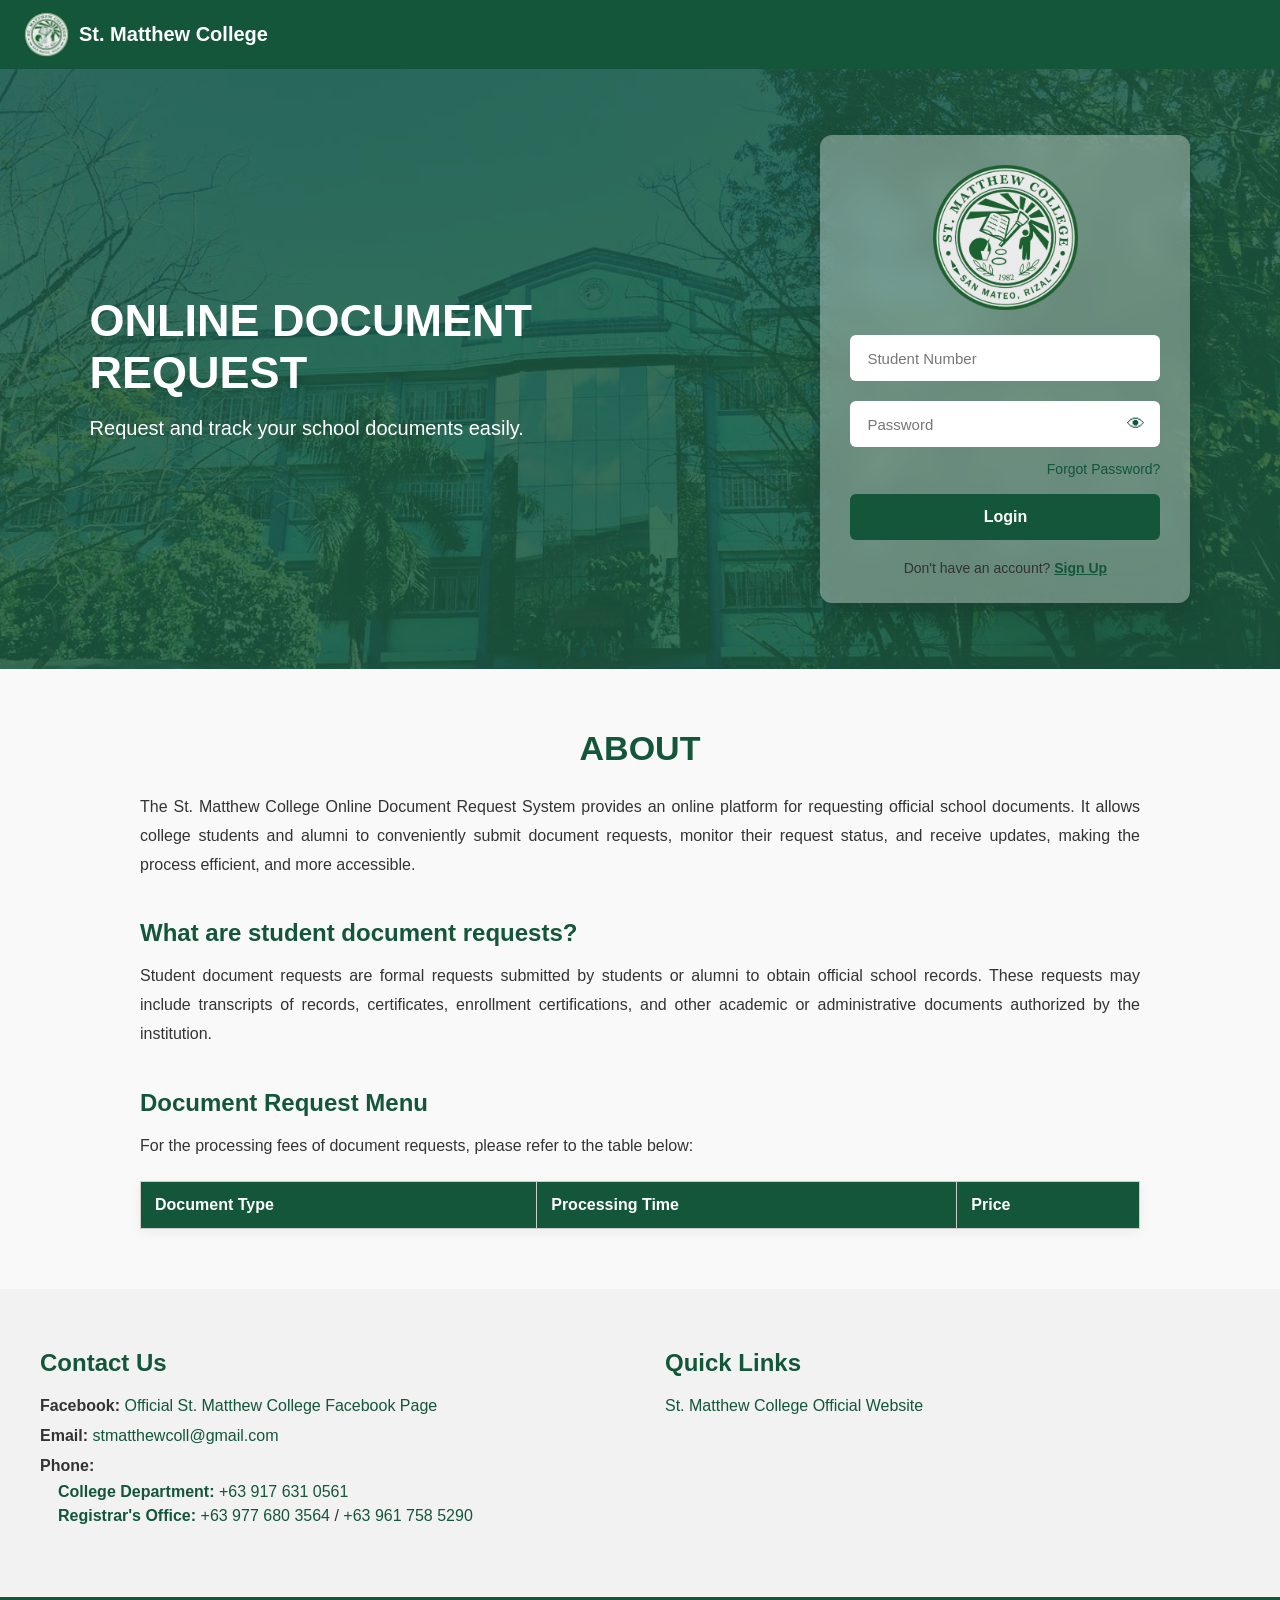
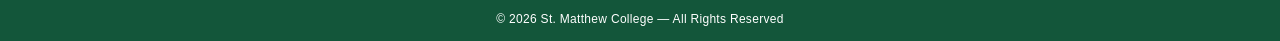
<file: index.html>
<!DOCTYPE html>
<html lang="en">

<head>
    <meta charset="UTF-8">
    <meta name="viewport" content="width=device-width, initial-scale=1.0">
    <title>St. Matthew College</title>
    <link rel="stylesheet" href="index.css">
</head>

<body>

    <header class="navbar">

        <div class="logo-container">
            <img src="logo.png" alt="St. Matthew College Logo" class="header-logo">
            <div class="header-text">St. Matthew College</div>
        </div>

    </header>

    <section class="hero">

        <div class="hero-overlay">

            <div class="hero-content">
                <h1>ONLINE DOCUMENT REQUEST</h1>
                <p>Request and track your school documents easily.</p>
            </div>

            <div class="home-login-card">
                <img src="logo.png" alt="St. Matthew College Logo" class="login-logo">

                <form id="loginForm">

                    <div class="login-field">
                        <input type="text"
                        id="loginLrn"
                        placeholder="Student Number" 
                        maxlength="9" 
                        required>
                    </div>

                    <div class="login-field">
                        <div class="password-field">
                            <input type="password" 
                                id="loginPass"
                                placeholder="Password" 
                                required>
                            <button type="button" 
                                class="password-toggle"
                                id="passwordToggle"
                                title="Show Password">
                                <span>&#128065;</span>
                            </button>
                        </div>
                    </div>

                    <div class="forgot-password">
                        <a id="forgotPassword">Forgot Password?</a>
                    </div>

                    <button type="submit" class="home-login-btn">Login</button>

                    <p id="loginMessage"></p>

                </form>

                <p class="signup-text">Don't have an account?
                    <a href="signup.html">Sign Up</a>
                </p>

            </div>

        </div>

    </section>

    <div class="modal" id="forgotPasswordModal">

        <div class="modal-content">
            <span class="close-modal" id="closeForgotModal">&times;</span>

            <div id="forgotPasswordFormView">

                <h2>Forgot Password?</h2>
                <p>
                    Enter your registered email address and we'll send you
                    a password reset link.
                </p>

                <form id="forgotPasswordForm">

                    <input type="email"
                        id="forgotEmail"
                        placeholder="Email Address"
                        required>
                    <button type="submit">Send Reset Link</button>

                </form>

            </div>

            <div class="forgot-password-result" id="forgotPasswordSuccess">

                <h2>Reset Link Sent!</h2>

                <p id="forgotPasswordSuccessMessage">
                    If an account is associated with that email address,
                    a password reset link has been sent.
                </p>

                <button type="button" id="forgotPasswordDone">Close</button>
                
            </div>

        </div>

    </div>

    <section class="about" id="about">

        <div class="about-container">

            <h1>ABOUT</h1>
            <p>
                The St. Matthew College Online Document Request System
                provides an online platform for requesting official school
                documents. It allows college students and alumni to
                conveniently submit document requests, monitor their request
                status, and receive updates, making the process efficient,
                and more accessible.
            </p>

            <h2>What are student document requests?</h2>
            <p>
                Student document requests are formal requests submitted by
                students or alumni to obtain official school records. These
                requests may include transcripts of records, certificates,
                enrollment certifications, and other academic or administrative
                documents authorized by the institution.
            </p>

            <h2>Document Request Menu</h2>
            <p>
                For the processing fees of document requests, please refer
                to the table below:
            </p>

            <table class="document-table">

                <thead>
                    <tr>
                        <th>Document Type</th>
                        <th>Processing Time</th>
                        <th>Price</th>
                    </tr>
                </thead>

                <tbody id="documentTableBody">
                </tbody>

            </table>

        </div>

    </section>

    <section class="contact-section" id="contact">

        <div class="contact-column">
            <h2>Contact Us</h2>

            <ul class="contact-list">

                <li>
                    <strong>Facebook:</strong>
                    <a href="https://www.facebook.com/stmatthewcollege1982">
                        Official St. Matthew College Facebook Page
                    </a>
                </li>

                <li>
                    <strong>Email:</strong>
                    <a>stmatthewcoll@gmail.com</a>
                </li>

                <li>
                    <strong>Phone:</strong>
                    <ul class="phone-list">
                        <li>
                            <strong>College Department:</strong>
                            <a>+63 917 631 0561</a>
                        </li>
                        <li>
                            <strong>Registrar's Office:</strong>
                            <a>+63 977 680 3564</a> /
                            <a>+63 961 758 5290</a>
                        </li>
                    </ul>
                </li>

            </ul>

        </div>

        <div class="quick-links-column">
            <h2>Quick Links</h2>

            <ul class="quick-links-list">

                <li>
                    <a href="https://stmatthewcollege.ph/wp/">
                        St. Matthew College Official Website
                    </a>
                </li>

            </ul>

        </div>

    </section>

    <footer class="site-footer">
        © 2026 St. Matthew College — All Rights Reserved
    </footer>

    <script src="index.js"></script>

</body>
</html>
</file>
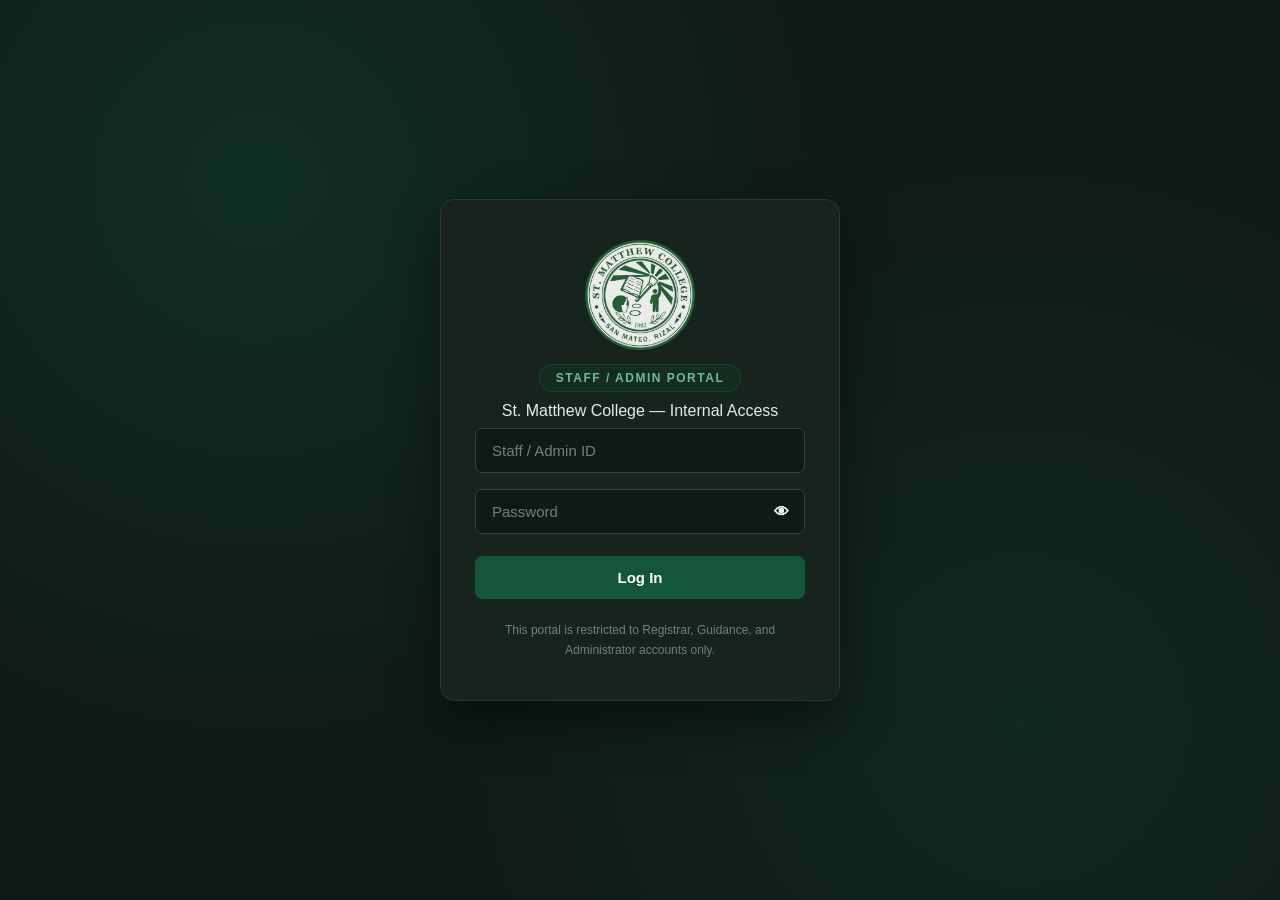
<file: admin-accmgt.html>
<!DOCTYPE html>
<html lang="en">

<head>
    <meta charset="UTF-8">
    <meta name="viewport" content="width=device-width, initial-scale=1.0">
    <title>Admin Dashboard - St. Matthew College</title>
    <link rel="stylesheet" href="admin-dashboard.css">
    <link rel="stylesheet" href="admin-accmgt.css">
</head>

<body>

    <header class="navbar">

        <div class="logo-container">
            <img src="logo.png" alt="St. Matthew College Logo" class="header-logo">
            <div class="header-text">St. Matthew College</div>
        </div>

        <div class="admin-menu">

            <button type="button" class="admin-btn" id="adminMenuBtn">
                <span class="admin-avatar">A</span>
                <span class="admin-name" id="adminName">Admin</span>
                <span class="dropdown-arrow">▼</span>
            </button>

            <div class="admin-dropdown" id="adminDropdown">

                <button type="button" class="dropdown-item" id="changePasswordBtn">
                    <span class="dropdown-icon">🔒</span>
                    <span>Change Password</span>
                </button>

                <button type="button" class="dropdown-item logout-item" id="adminLogoutBtn">
                    <span class="dropdown-icon">↪</span>
                    <span>Logout</span>
                </button>

            </div>

        </div>

    </header>

    <div class="dashboard-container">

        <aside class="sidebar" id="adminSidebar">

            <nav class="sidebar-menu">

                <button type="button" class="sidebar-item" id="dashboardBtn">
                    <span class="sidebar-icon">▦</span>
                    <span>Dashboard</span>
                </button>

                <div class="sidebar-dropdown">

                    <button type="button" class="sidebar-item account-btn">
                        <span class="sidebar-icon">♟</span>
                        <span>Account Management</span>
                        <span class="sidebar-arrow">▼</span>
                    </button>

                    <div class="submenu">

                        <button type="button" class="submenu-item" id="studentManagementBtn">
                            Student Management
                        </button>

                        <button type="button" class="submenu-item" id="staffManagementBtn">
                            Staff Management
                        </button>

                    </div>

                </div>

                <button type="button" class="sidebar-item" id="historyReportsBtn">
                    <span class="sidebar-icon">◷</span>
                    <span>History & Reports</span>
                </button>

                <button type="button" class="sidebar-item" id="documentSettingsBtn">
                    <span class="sidebar-icon">⚙</span>
                    <span>Document Settings</span>
                </button>

                <button type="button" class="sidebar-item" id="announcementsBtn">
                    <span class="sidebar-icon">🗣</span>
                    <span>Announcements</span>
                </button>

            </nav>

            <div class="sidebar-logo">
                <img src="logo.png" alt="St. Matthew College Logo">
            </div>

        </aside>

        <main class="main-content">

            <!-- STUDENT MANAGEMENT -->
            <section id="studentSection" class="management-section">

                <div class="page-header">
                    <h1>
                        <span class="page-icon">♟</span>
                        Student Management
                    </h1>

                    <p>Manage student account registrations and access.</p>
                </div>

                <section class="student-container">

                    <div class="student-top">
                        <h2>Account Registrations</h2>

                        <div class="student-controls">
                            <div class="student-search">
                                <span class="search-icon">⌕</span>
                                <input type="text" id="studentSearch" placeholder="Search student number or name...">
                            </div>

                            <select id="studentSortFilter">
                                <option value="oldest">Oldest to Newest</option>
                                <option value="newest">Newest to Oldest</option>
                            </select>
                        </div>
                    </div>

                    <div class="student-table-wrapper">
                        <table class="student-table">
                            <thead>
                                <tr>
                                    <th>Student Number</th>
                                    <th>Name</th>
                                    <th>Date Registered</th>
                                    <th>Status</th>
                                    <th>Action</th>
                                </tr>
                            </thead>
                            <tbody id="studentTableBody"></tbody>
                        </table>
                    </div>

                    <div class="student-footer">
                        <span class="student-count" id="studentCount"></span>
                        <div class="pagination" id="pagination"></div>
                    </div>

                </section>

            </section>

            <div class="student-modal" id="studentDetailsModal">

                <div class="student-modal-box">

                    <div class="student-modal-header">
                        <h2>Account Registration Details</h2>

                            <button type="button" class="student-modal-close" id="closeStudentModal">
                                ×
                            </button>
                    </div>

                    <div class="student-details">

                        <div class="detail-item">
                            <span class="detail-label">Student Number</span>
                            <span class="detail-value" id="detailStudentNumber"></span>
                        </div>

                        <div class="detail-item">
                            <span class="detail-label">Full Name</span>
                            <span class="detail-value" id="detailName"></span>
                        </div>

                        <div class="detail-item">
                            <span class="detail-label">Home Address</span>
                            <span class="detail-value" id="detailAddress"></span>
                        </div>

                        <div class="detail-item">
                            <span class="detail-label">Email Address</span>
                            <span class="detail-value" id="detailEmail"></span>
                        </div>

                        <div class="detail-item">
                            <span class="detail-label">Phone Number</span>
                            <span class="detail-value" id="detailPhone"></span>
                        </div>

                        <div class="detail-item">
                            <span class="detail-label">Account Type</span>
                            <span class="detail-value" id="detailAccountType"></span>
                        </div>

                        <div class="detail-item">
                            <span class="detail-label">Program</span>
                            <span class="detail-value" id="detailProgram"></span>
                        </div>

                        <div class="detail-item">
                            <span class="detail-label">Date Registered</span>
                            <span class="detail-value" id="detailDateRegistered"></span>
                        </div>

                    </div>

                    <div class="student-modal-actions">

                            <button type="button" class="student-reject-btn">
                                Reject
                            </button>

                            <button type="button" class="student-approve-btn">
                                Approve
                            </button>

                    </div>

                </div>

            </div>

            <div class="student-confirm-modal" id="studentConfirmModal">

                <div class="student-confirm-box">

                    <div class="student-confirm-icon" id="studentConfirmIcon">
                        !
                    </div>

                    <h2 id="studentConfirmTitle">Confirm Action</h2>

                    <p id="studentConfirmMessage"></p>

                    <div class="student-confirm-actions">

                        <button type="button" class="student-cancel-btn" id="studentCancelBtn">
                            Cancel
                        </button>

                        <button type="button" class="student-confirm-btn" id="studentConfirmBtn">
                            Confirm
                        </button>

                    </div>

                </div>

            </div>

            <!-- STAFF MANAGEMENT -->
            <section id="staffSection" class="management-section">

                <div class="page-header">
                    <h1>
                        <span class="page-icon">♟</span>
                        Staff Management
                    </h1>

                    <p>Manage authorized staff accounts and their system access.</p>
                </div>

                <div class="staff-actions">
                    <button type="button" class="add-staff-btn">
                        <span>+</span>
                        Add Staff Account
                    </button>
                </div>

                <div class="staff-summary">

                    <div class="staff-summary-card">
                        <div class="staff-summary-info">
                            <span class="staff-summary-label">Total Staff Accounts</span>
                            <strong id="totalStaffCount">0</strong>
                            <span class="staff-summary-description">Registered Staff</span>
                        </div>
                    </div>

                    <div class="staff-summary-card">
                        <div class="staff-summary-info">
                            <span class="staff-summary-label">Active</span>
                            <strong id="activeStaffCount">0</strong>
                            <span class="staff-summary-description">Active Accounts</span>
                        </div>
                    </div>

                    <div class="staff-summary-card">
                        <div class="staff-summary-info">
                            <span class="staff-summary-label">Pending</span>
                            <strong id="pendingStaffCount">0</strong>
                            <span class="staff-summary-description">Awaiting Setup</span>
                        </div>
                    </div>

                    <div class="staff-summary-card">
                        <div class="staff-summary-info">
                            <span class="staff-summary-label">Inactive</span>
                            <strong id="inactiveStaffCount">0</strong>
                            <span class="staff-summary-description">Deactivated Accounts</span>
                        </div>
                    </div>

                </div>

                <section class="staff-container">

                    <div class="staff-top">
                        <h2>Staff Accounts</h2>

                        <div class="staff-controls">
                            <div class="staff-search">
                                <span class="search-icon">⌕</span>
                                <input type="text" id="staffSearch" placeholder="Search staff ID or name...">
                            </div>

                            <select id="staffRoleFilter">
                                <option value="all">All Roles</option>
                                <option value="registrar">Registrar</option>
                                <option value="guidance">Guidance</option>
                            </select>

                            <select id="staffStatusFilter">
                                <option value="all">All Status</option>
                                <option value="pending">Pending</option>
                                <option value="active">Active</option>
                                <option value="inactive">Inactive</option>
                            </select>
                        </div>
                    </div>

                    <div class="staff-table-wrapper">
                        <table class="staff-table">
                            <thead>
                                <tr>
                                    <th>Staff ID</th>
                                    <th>Name</th>
                                    <th>Role</th>
                                    <th>Status</th>
                                    <th>Action</th>
                                </tr>
                            </thead>
                            <tbody id="staffTableBody"></tbody>
                        </table>
                    </div>

                    <div class="staff-footer">
                        <span class="staff-count" id="staffCount"></span>
                        <div class="pagination" id="pagination"></div>
                    </div>

                </section>

            </section>

            <div class="staff-modal" id="addStaffModal">

                <div class="staff-modal-box">

                    <div class="staff-modal-header">
                        <h2>Add Staff Account</h2>

                        <button type="button" class="staff-modal-close" id="closeAddStaffModal">
                            ×
                        </button>
                    </div>

                    <div class="staff-form">

                        <div class="staff-form-group">
                            <label for="staffId">Staff ID</label>
                            <input type="text" id="staffId" placeholder="Enter staff ID">
                        </div>

                        <div class="staff-form-group">
                            <label for="staffRole">Role</label>
                            <select id="staffRole">
                                <option value="">Select role</option>
                                <option value="registrar">Registrar</option>
                                <option value="guidance">Guidance</option>
                            </select>
                        </div>

                        <div class="staff-form-group">
                            <label for="temporaryPassword">Temporary Password</label>

                            <div class="password-generator">
                                <input type="text" id="temporaryPassword" readonly>

                                <button type="button" id="regeneratePassword">
                                    Regenerate
                                </button>
                            </div>

                            <p class="password-note">
                                This password is auto-generated. The staff member will be required to reset it once they log in.
                            </p>
                        </div>

                    </div>

                    <div class="staff-modal-actions">

                        <button type="button" class="staff-cancel-btn" id="cancelAddStaff">
                            Cancel
                        </button>

                        <button type="button" class="staff-create-btn" id="createStaffBtn">
                            Create Account
                        </button>

                    </div>

                </div>

            </div>

            <div class="staff-confirm-modal" id="staffConfirmModal">

                <div class="staff-confirm-box">

                    <div class="staff-confirm-icon">
                        !
                    </div>

                    <h2>Confirm Account Creation</h2>

                    <p>
                        Are you sure you want to create this staff account?
                    </p>

                    <div class="staff-confirm-actions">

                        <button type="button" class="staff-confirm-cancel" id="staffConfirmCancel">
                            Cancel
                        </button>

                        <button type="button" class="staff-confirm-btn" id="staffConfirmCreate">
                            Confirm
                        </button>

                    </div>

                </div>

            </div>

            <div class="staff-success-modal" id="staffSuccessModal">

                <div class="staff-success-box">

                    <div class="staff-success-icon">
                        ✓
                    </div>

                    <h2>Staff Account Created</h2>

                    <p class="staff-success-message">
                        The staff account has been created. Share these temporary credentials with the staff member securely — they will be prompted to reset the password on first login.
                    </p>

                    <div class="staff-credentials">

                        <div class="credential-item">
                            <span class="credential-label">Staff ID</span>
                            <span class="credential-value" id="successStaffId"></span>
                        </div>

                        <div class="credential-item">
                            <span class="credential-label">Role</span>
                            <span class="credential-value" id="successStaffRole"></span>
                        </div>

                        <div class="credential-item">
                            <span class="credential-label">Temporary Password</span>
                            <span class="credential-value" id="successStaffPassword"></span>
                        </div>

                    </div>

                    <button type="button" class="staff-done-btn" id="staffDoneBtn">
                        Done
                    </button>

                </div>

            </div>

            <div class="staff-details-modal" id="staffDetailsModal">

                <div class="staff-details-box">

                    <div class="staff-details-header">
                        <h2>Staff Account Details</h2>

                        <button type="button" class="staff-details-close" id="closeStaffDetails">
                            ×
                        </button>
                    </div>

                    <div class="staff-details">

                        <div class="staff-detail-item">
                            <span class="staff-detail-label">Staff ID</span>
                            <span class="staff-detail-value" id="viewStaffId"></span>
                        </div>

                        <div class="staff-detail-item">
                            <span class="staff-detail-label">Name</span>
                            <span class="staff-detail-value" id="viewStaffName"></span>
                        </div>

                        <div class="staff-detail-item">
                            <span class="staff-detail-label">Role</span>
                            <span class="staff-detail-value" id="viewStaffRole"></span>
                        </div>

                        <div class="staff-detail-item">
                            <span class="staff-detail-label">Email Address</span>
                            <span class="staff-detail-value" id="viewStaffEmail"></span>
                        </div>

                        <div class="staff-detail-item">
                            <span class="staff-detail-label">Contact Number</span>
                            <span class="staff-detail-value" id="viewStaffPhone"></span>
                        </div>

                        <div class="staff-detail-item" id="temporaryPasswordRow">
                            <span class="staff-detail-label">Temporary Password</span>
                            <span class="staff-detail-value" id="viewStaffPassword"></span>
                        </div>

                        <div class="staff-detail-item">
                            <span class="staff-detail-label">Date Created</span>
                            <span class="staff-detail-value" id="viewStaffDate"></span>
                        </div>

                        <div class="staff-detail-item">
                            <span class="staff-detail-label">Account Status</span>
                            <span class="staff-detail-value" id="viewStaffStatus"></span>
                        </div>

                    </div>

                    <div class="staff-details-actions">

                        <button type="button" class="staff-deactivate-btn" id="staffDeactivateBtn">
                            Deactivate Account
                        </button>

                    </div>

                </div>

            </div>

            <div class="staff-deactivate-modal" id="staffDeactivateModal">

                <div class="staff-deactivate-box">

                    <div class="staff-deactivate-icon">
                        !
                    </div>

                    <h2>Deactivate Staff Account</h2>

                    <p>
                        Are you sure you want to deactivate this staff account?
                        The staff member will no longer be able to access the system.
                    </p>

                    <div class="staff-deactivate-actions">

                        <button type="button" class="staff-deactivate-cancel" id="staffDeactivateCancel">
                            Cancel
                        </button>

                        <button type="button" class="staff-deactivate-confirm" id="staffDeactivateConfirm">
                            Confirm
                        </button>

                    </div>

                </div>

            </div>

        </main>

    </div>

    <div class="admin-modal" id="changePasswordModal">

        <div class="admin-modal-content">

            <div class="admin-modal-header">
                <h2>Change Password</h2>
                <button type="button" class="admin-modal-close" id="closeChangePassword">
                    ×
                </button>
            </div>

            <form id="changePasswordForm">

                <label for="currentPassword">Current Password</label>

                <div class="password-field">
                    <input
                        type="password"
                        id="currentPassword"
                        required
                    >
                    <button type="button" class="password-toggle" data-target="currentPassword">
                        👁
                    </button>
                </div>


                <label for="newPassword">New Password</label>

                <div class="password-field">
                    <input
                        type="password"
                        id="newPassword"
                        required
                        minlength="8"
                    >
                    <button type="button" class="password-toggle" data-target="newPassword">
                        👁
                    </button>
                </div>


                <label for="confirmPassword">Confirm New Password</label>

                <div class="password-field">
                    <input
                        type="password"
                        id="confirmPassword"
                        required
                        minlength="8"
                    >
                    <button type="button" class="password-toggle" data-target="confirmPassword">
                        👁
                    </button>
                </div>

                <p id="changePasswordMessage"></p>

                <button type="submit" class="change-password-submit">
                    Change Password
                </button>

            </form>

        </div>

    </div>

    <script src="admin-data.js"></script>
    <script src="admin-dashboard.js"></script>
    <script src="admin-accmgt.js"></script>

</body>
</html>
</file>
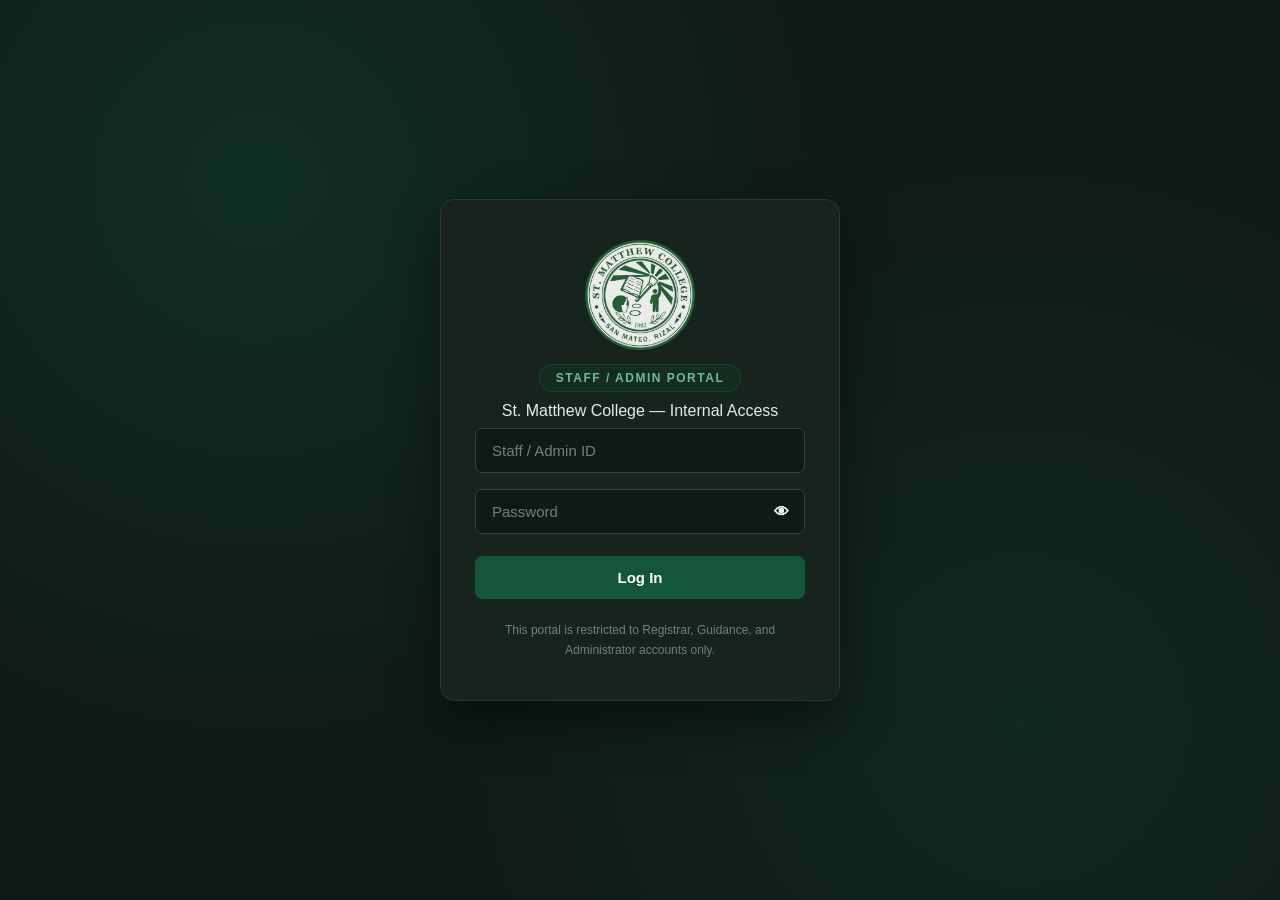
<file: admin-announcements.html>
<!DOCTYPE html>
<html lang="en">

<head>
    <meta charset="UTF-8">
    <meta name="viewport" content="width=device-width, initial-scale=1.0">
    <title>Admin Dashboard - St. Matthew College</title>
    <link rel="stylesheet" href="admin-dashboard.css">
    <link rel="stylesheet" href="admin-announcements.css">
</head>

<body>

    <header class="navbar">

        <div class="logo-container">
            <img src="logo.png" alt="St. Matthew College Logo" class="header-logo">
            <div class="header-text">St. Matthew College</div>
        </div>

        <div class="admin-menu">

            <button type="button" class="admin-btn" id="adminMenuBtn">
                <span class="admin-avatar">A</span>
                <span class="admin-name" id="adminName">Admin</span>
                <span class="dropdown-arrow">▼</span>
            </button>

            <div class="admin-dropdown" id="adminDropdown">

                <button type="button" class="dropdown-item" id="changePasswordBtn">
                    <span class="dropdown-icon">🔒</span>
                    <span>Change Password</span>
                </button>

                <button type="button" class="dropdown-item logout-item" id="adminLogoutBtn">
                    <span class="dropdown-icon">↪</span>
                    <span>Logout</span>
                </button>

            </div>

        </div>

    </header>

    <div class="dashboard-container">

        <aside class="sidebar" id="adminSidebar">

            <nav class="sidebar-menu">

                <button type="button" class="sidebar-item" id="dashboardBtn">
                    <span class="sidebar-icon">▦</span>
                    <span>Dashboard</span>
                </button>

                <div class="sidebar-dropdown">

                    <button type="button" class="sidebar-item account-btn">
                        <span class="sidebar-icon">♟</span>
                        <span>Account Management</span>
                        <span class="sidebar-arrow">▼</span>
                    </button>

                    <div class="submenu">

                        <button type="button" class="submenu-item" id="studentManagementBtn">
                            Student Management
                        </button>

                        <button type="button" class="submenu-item" id="staffManagementBtn">
                            Staff Management
                        </button>

                    </div>

                </div>

                <button type="button" class="sidebar-item" id="historyReportsBtn">
                    <span class="sidebar-icon">◷</span>
                    <span>History & Reports</span>
                </button>

                <button type="button" class="sidebar-item" id="documentSettingsBtn">
                    <span class="sidebar-icon">⚙</span>
                    <span>Document Settings</span>
                </button>

                <button type="button" class="sidebar-item" id="announcementsBtn">
                    <span class="sidebar-icon">🗣</span>
                    <span>Announcements</span>
                </button>

            </nav>

            <div class="sidebar-logo">
                <img src="logo.png" alt="St. Matthew College Logo">
            </div>

        </aside>

    <main class="main-content">

        <div class="page-header">
            <h1>
                <span class="page-icon">🗣</span>
                Announcements
            </h1>

            <p>Manage announcements displayed to students.</p>
        </div>

        <div class="announcement-actions">

            <button type="button" class="create-announcement-btn">
                <span>+</span>
                Create Announcement
            </button>

        </div>

        <div class="announcement-container">

            <div class="announcement-toolbar">

                <p id="announcementCount"></p>

                <div class="announcement-sort">

                    <label for="announcementSort">
                        Sort:
                    </label>

                    <select id="announcementSort">

                        <option value="newest">
                            Newest to Oldest
                        </option>

                        <option value="oldest">
                            Oldest to Newest
                        </option>

                    </select>

                </div>

            </div>

            <div class="announcement-list" id="announcementList"></div>

        </div>

        <div class="modal-overlay" id="createAnnouncementModal">

            <div class="announcement-modal">

                <div class="modal-header">
                    <h2>Create Announcement</h2>
                    <p>Create an announcement to display to students.</p>
                </div>

                <div class="modal-body">

                    <label for="announcementTitle">Announcement Title</label>
                    <input
                        type="text"
                        id="announcementTitle"
                        placeholder="Enter announcement title"
                    >

                    <span class="field-error" id="announcementTitleError"></span>

                    <label for="announcementMessage">Message</label>
                    <textarea
                        id="announcementMessage"
                        placeholder="Enter announcement message"
                    ></textarea>

                    <span class="field-error" id="announcementMessageError"></span>

                </div>

                <div class="modal-buttons">

                    <button type="button" class="cancel-btn" id="cancelAnnouncement">
                        Cancel
                    </button>

                    <button type="button" class="publish-btn" id="publishAnnouncement">
                        Publish
                    </button>

                </div>

            </div>

        </div>

        <div class="modal-overlay" id="confirmAnnouncementModal">

            <div class="confirm-modal">

                <div class="confirm-icon">?</div>

                <h2>Publish Announcement</h2>

                <p>Are you sure you want to publish this announcement?</p>

                <div class="modal-buttons">

                    <button type="button" class="cancel-btn" id="cancelConfirmAnnouncement">
                        Cancel
                    </button>

                    <button type="button" class="publish-btn" id="confirmPublishAnnouncement">
                        Confirm
                    </button>

                </div>

            </div>

        </div>

        <div class="modal-overlay" id="editAnnouncementModal">

            <div class="announcement-modal">

                <div class="modal-header">
                    <h2>Edit Announcement</h2>
                    <p>Edit the announcement details.</p>
                </div>

                <div class="modal-body">

                    <label for="editAnnouncementTitle">
                        Announcement Title
                    </label>

                    <input
                        type="text"
                        id="editAnnouncementTitle"
                        placeholder="Enter announcement title"
                    >

                    <span
                        class="field-error"
                        id="editAnnouncementTitleError">
                    </span>


                    <label for="editAnnouncementMessage">
                        Message
                    </label>

                    <textarea
                        id="editAnnouncementMessage"
                        placeholder="Enter announcement message"
                    ></textarea>

                    <span
                        class="field-error"
                        id="editAnnouncementMessageError">
                    </span>

                </div>

                <div class="modal-buttons">

                    <button
                        type="button"
                        class="cancel-btn"
                        id="cancelEditAnnouncement">
                        Cancel
                    </button>

                    <button
                        type="button"
                        class="publish-btn"
                        id="saveEditAnnouncement">
                        Save Changes
                    </button>

                </div>

            </div>

        </div>

        <div class="modal-overlay" id="confirmEditAnnouncementModal">

            <div class="confirm-modal">

                <div class="confirm-icon">?</div>

                <h2>Save Changes</h2>

                <p>
                    Are you sure you want to save these changes?
                </p>

                <div class="modal-buttons">

                    <button
                        type="button"
                        class="cancel-btn"
                        id="cancelConfirmEditAnnouncement">
                        Cancel
                    </button>

                    <button
                        type="button"
                        class="publish-btn"
                        id="confirmEditAnnouncement">
                        Confirm
                    </button>

                </div>

            </div>

        </div>

        <div class="modal-overlay" id="confirmDeleteAnnouncementModal">

            <div class="confirm-modal">

                <div class="confirm-icon">?</div>

                <h2>Delete Announcement</h2>

                <p>
                    Are you sure you want to delete this announcement?
                </p>

                <div class="modal-buttons">

                    <button
                        type="button"
                        class="cancel-btn"
                        id="cancelDeleteAnnouncement">
                        Cancel
                    </button>

                    <button
                        type="button"
                        class="delete-confirm-btn"
                        id="confirmDeleteAnnouncement">
                        Delete
                    </button>

                </div>

            </div>

        </div>

    </main>

    </div>

    <div class="admin-modal" id="changePasswordModal">

        <div class="admin-modal-content">

            <div class="admin-modal-header">
                <h2>Change Password</h2>
                <button type="button" class="admin-modal-close" id="closeChangePassword">
                    ×
                </button>
            </div>

            <form id="changePasswordForm">

                <label for="currentPassword">Current Password</label>

                <div class="password-field">
                    <input
                        type="password"
                        id="currentPassword"
                        required
                    >
                    <button type="button" class="password-toggle" data-target="currentPassword">
                        👁
                    </button>
                </div>


                <label for="newPassword">New Password</label>

                <div class="password-field">
                    <input
                        type="password"
                        id="newPassword"
                        required
                        minlength="8"
                    >
                    <button type="button" class="password-toggle" data-target="newPassword">
                        👁
                    </button>
                </div>


                <label for="confirmPassword">Confirm New Password</label>

                <div class="password-field">
                    <input
                        type="password"
                        id="confirmPassword"
                        required
                        minlength="8"
                    >
                    <button type="button" class="password-toggle" data-target="confirmPassword">
                        👁
                    </button>
                </div>

                <p id="changePasswordMessage"></p>

                <button type="submit" class="change-password-submit">
                    Change Password
                </button>

            </form>

        </div>

    </div>

    <script src="admin-data.js"></script>
    <script src="admin-dashboard.js"></script>
    <script src="admin-announcements.js"></script>

</body>
</html>
</file>
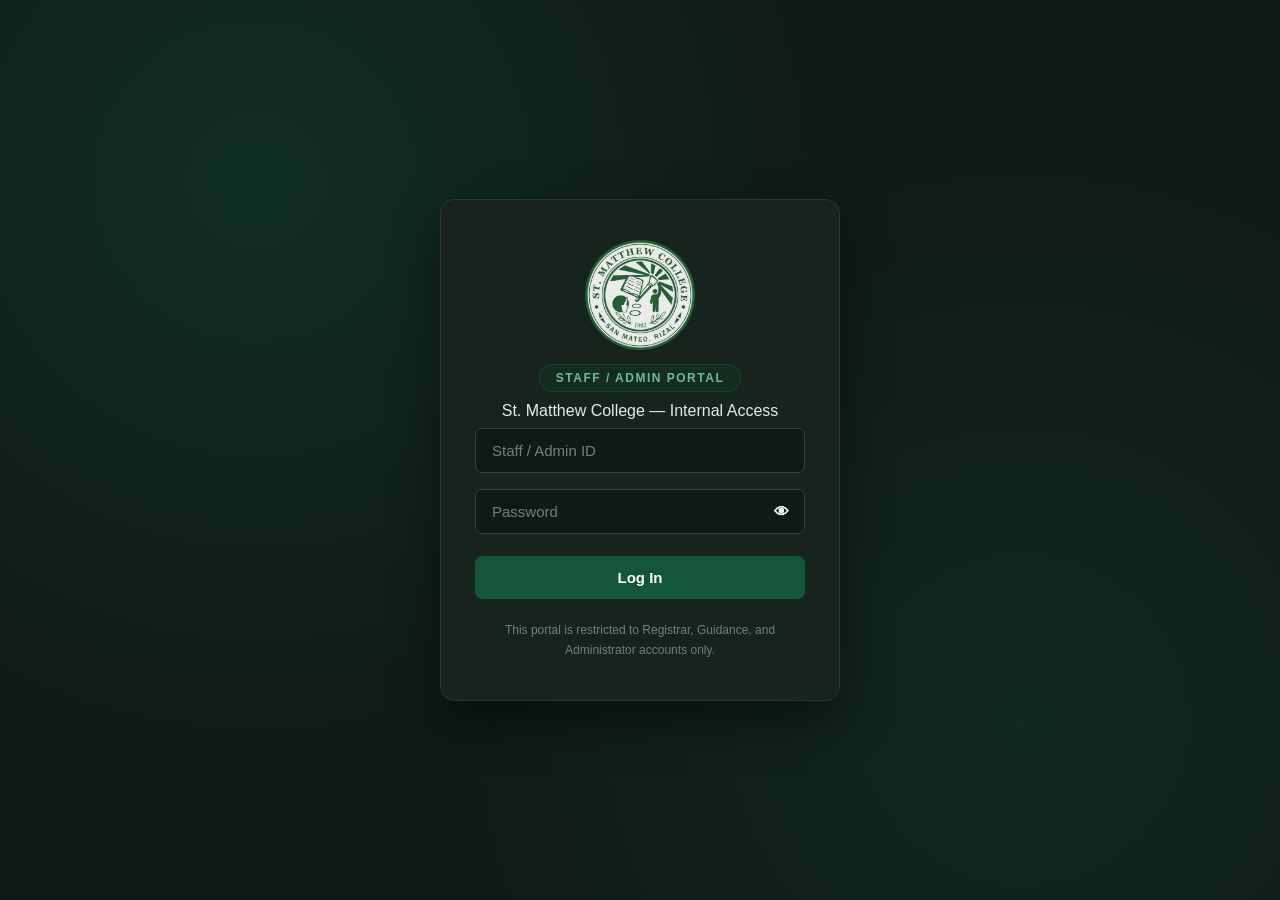
<file: admin-docsettings.html>
<!DOCTYPE html>
<html lang="en">

<head>
    <meta charset="UTF-8">
    <meta name="viewport" content="width=device-width, initial-scale=1.0">
    <title>Admin Dashboard - St. Matthew College</title>
    <link rel="stylesheet" href="admin-dashboard.css">
    <link rel="stylesheet" href="admin-docsettings.css">
</head>

<body>

    <header class="navbar">

        <div class="logo-container">
            <img src="logo.png" alt="St. Matthew College Logo" class="header-logo">
            <div class="header-text">St. Matthew College</div>
        </div>

        <div class="admin-menu">

            <button type="button" class="admin-btn" id="adminMenuBtn">
                <span class="admin-avatar">A</span>
                <span class="admin-name" id="adminName">Admin</span>
                <span class="dropdown-arrow">▼</span>
            </button>

            <div class="admin-dropdown" id="adminDropdown">

                <button type="button" class="dropdown-item" id="changePasswordBtn">
                    <span class="dropdown-icon">🔒</span>
                    <span>Change Password</span>
                </button>

                <button type="button" class="dropdown-item logout-item" id="adminLogoutBtn">
                    <span class="dropdown-icon">↪</span>
                    <span>Logout</span>
                </button>

            </div>

        </div>

    </header>

    <div class="dashboard-container">

        <aside class="sidebar" id="adminSidebar">

            <nav class="sidebar-menu">

                <button type="button" class="sidebar-item" id="dashboardBtn">
                    <span class="sidebar-icon">▦</span>
                    <span>Dashboard</span>
                </button>

                <div class="sidebar-dropdown">

                    <button type="button" class="sidebar-item account-btn">
                        <span class="sidebar-icon">♟</span>
                        <span>Account Management</span>
                        <span class="sidebar-arrow">▼</span>
                    </button>

                    <div class="submenu">

                        <button type="button" class="submenu-item" id="studentManagementBtn">
                            Student Management
                        </button>

                        <button type="button" class="submenu-item" id="staffManagementBtn">
                            Staff Management
                        </button>

                    </div>

                </div>

                <button type="button" class="sidebar-item" id="historyReportsBtn">
                    <span class="sidebar-icon">◷</span>
                    <span>History & Reports</span>
                </button>

                <button type="button" class="sidebar-item" id="documentSettingsBtn">
                    <span class="sidebar-icon">⚙</span>
                    <span>Document Settings</span>
                </button>

                <button type="button" class="sidebar-item" id="announcementsBtn">
                    <span class="sidebar-icon">🗣</span>
                    <span>Announcements</span>
                </button>

            </nav>

            <div class="sidebar-logo">
                <img src="logo.png" alt="St. Matthew College Logo">
            </div>

        </aside>

        <main class="main-content">

            <div class="page-header">
                <h1>
                    <span class="page-icon">⚙</span>
                    Document Settings
                </h1>

                <p>Manage document types, prices, and processing times.</p>
            </div>

            <div class="document-actions">

                <button type="button" class="add-document-btn">
                    <span>+</span>
                    Add Document Type
                </button>

            </div>

            <div class="document-container">

                <div class="document-table-wrapper">
                    <table class="document-table">
                        <thead>
                            <tr>
                                <th>Document Type</th>
                                <th>Assigned Staff</th>
                                <th>Price</th>
                                <th>Processing Time</th>
                                <th>Action</th>
                            </tr>
                        </thead>

                        <tbody id="documentTableBody"></tbody>
                    </table>
                </div>

            </div>

        </main>

        <div class="modal-overlay" id="addDocumentModal">

            <div class="document-modal">

                <div class="modal-header">
                    <h2>Add Document Type</h2>
                </div>

                <div class="modal-body">

                    <label for="documentName">Document Type</label>
                    <input type="text" id="documentName" placeholder="Enter document type">

                    <div class="input-row">

                        <div class="input-group">
                            <label for="documentAssignedStaff">Assigned Staff</label>
                            <select id="documentAssignedStaff">
                                <option value="">Select staff</option>
                                <option value="Registrar">Registrar</option>
                                <option value="Guidance">Guidance</option>
                            </select>
                        </div>

                        <div class="input-group">
                            <label for="documentPrice">Price</label>
                            <input type="number" id="documentPrice" placeholder="Enter price" min="0">
                        </div>

                        <div class="input-group">
                            <label for="documentProcessingTime">Processing Time</label>
                            <input type="number" id="documentProcessingTime" placeholder="Working days" min="1">
                        </div>

                    </div>

                </div>

                <div class="modal-buttons">

                    <button type="button" class="cancel-btn" id="cancelAddDocument">
                        Cancel
                    </button>

                    <button type="button" class="save-btn" id="saveDocument">
                        Save
                    </button>

                </div>

            </div>

        </div>

        <div class="modal-overlay" id="confirmDocumentModal">

            <div class="confirm-modal">

                <div class="confirm-icon">?</div>

                <h2>Confirm Add Document</h2>

                <p>Are you sure you want to add this document type?</p>

                <div class="modal-buttons">

                    <button type="button" class="cancel-btn" id="cancelConfirmDocument">
                        Cancel
                    </button>

                    <button type="button" class="save-btn" id="confirmAddDocument">
                        Confirm
                    </button>

                </div>

            </div>

        </div>

        <div class="modal-overlay" id="editDocumentModal">

            <div class="document-modal">

                <div class="modal-header">
                    <h2>Edit Document Type</h2>
                </div>

                <div class="modal-body">

                    <label for="editDocumentName">Document Type</label>
                    <input type="text" id="editDocumentName" readonly>

                    <div class="input-row">

                        <div class="input-group">
                            <label for="editDocumentAssignedStaff">Assigned Staff</label>
                            <select id="editDocumentAssignedStaff">
                                <option value="Registrar">Registrar</option>
                                <option value="Guidance">Guidance</option>
                            </select>
                        </div>

                        <div class="input-group">
                            <label for="editDocumentPrice">Price</label>
                            <input type="number" id="editDocumentPrice" min="0">
                        </div>

                        <div class="input-group">
                            <label for="editDocumentProcessingTime">Processing Time</label>
                            <input type="number" id="editDocumentProcessingTime" min="1">
                        </div>

                    </div>

                </div>

                <div class="edit-modal-buttons">

                    <button type="button" class="delete-btn" id="deleteDocument">
                        Delete
                    </button>

                    <div class="edit-right-buttons">

                        <button type="button" class="cancel-btn" id="cancelEditDocument">
                            Cancel
                        </button>

                        <button type="button" class="save-btn" id="saveEditDocument">
                            Save
                        </button>

                    </div>

                </div>

            </div>

        </div>

        <div class="modal-overlay" id="confirmEditModal">

            <div class="confirm-modal">

                <div class="confirm-icon">?</div>

                <h2>Confirm Changes</h2>

                <p>Are you sure you want to save these changes?</p>

                <div class="modal-buttons">

                    <button type="button" class="cancel-btn" id="cancelConfirmEdit">
                        Cancel
                    </button>

                    <button type="button" class="save-btn" id="confirmEdit">
                        Confirm
                    </button>

                </div>

            </div>

        </div>

        <div class="modal-overlay" id="confirmDeleteModal">

            <div class="confirm-modal">

                <div class="confirm-icon">!</div>

                <h2>Delete Document Type</h2>

                <p>Are you sure you want to delete this document type?</p>

                <div class="modal-buttons">

                    <button type="button" class="cancel-btn" id="cancelConfirmDelete">
                        Cancel
                    </button>

                    <button type="button" class="delete-confirm-btn" id="confirmDelete">
                        Delete
                    </button>

                </div>

            </div>

        </div>

    </div>

    <div class="admin-modal" id="changePasswordModal">

        <div class="admin-modal-content">

            <div class="admin-modal-header">
                <h2>Change Password</h2>
                <button type="button" class="admin-modal-close" id="closeChangePassword">
                    ×
                </button>
            </div>

            <form id="changePasswordForm">

                <label for="currentPassword">Current Password</label>

                <div class="password-field">
                    <input
                        type="password"
                        id="currentPassword"
                        required
                    >
                    <button type="button" class="password-toggle" data-target="currentPassword">
                        👁
                    </button>
                </div>


                <label for="newPassword">New Password</label>

                <div class="password-field">
                    <input
                        type="password"
                        id="newPassword"
                        required
                        minlength="8"
                    >
                    <button type="button" class="password-toggle" data-target="newPassword">
                        👁
                    </button>
                </div>


                <label for="confirmPassword">Confirm New Password</label>

                <div class="password-field">
                    <input
                        type="password"
                        id="confirmPassword"
                        required
                        minlength="8"
                    >
                    <button type="button" class="password-toggle" data-target="confirmPassword">
                        👁
                    </button>
                </div>

                <p id="changePasswordMessage"></p>

                <button type="submit" class="change-password-submit">
                    Change Password
                </button>

            </form>

        </div>

    </div>

    <script src="admin-data.js"></script>
    <script src="admin-dashboard.js"></script>
    <script src="admin-docsettings.js"></script>

</body>
</html>
</file>
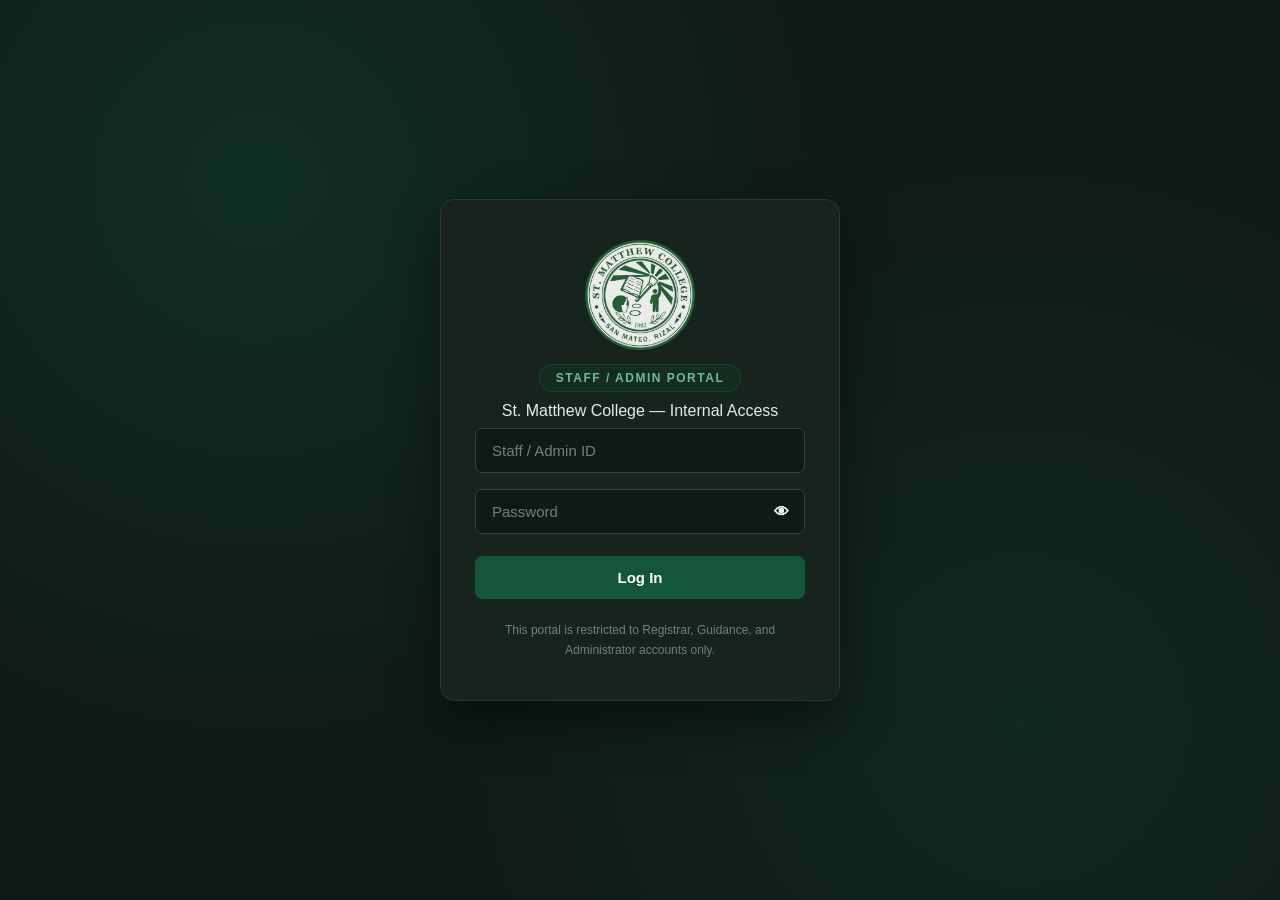
<file: admin-historyreports.html>
<!DOCTYPE html>
<html lang="en">

<head>
    <meta charset="UTF-8">
    <meta name="viewport" content="width=device-width, initial-scale=1.0">
    <title>Admin Dashboard - St. Matthew College</title>
    <link rel="stylesheet" href="admin-dashboard.css">
    <link rel="stylesheet" href="admin-historyreports.css">
</head>

<body>

    <header class="navbar">

        <div class="logo-container">
            <img src="logo.png" alt="St. Matthew College Logo" class="header-logo">
            <div class="header-text">St. Matthew College</div>
        </div>

        <div class="admin-menu">

            <button type="button" class="admin-btn" id="adminMenuBtn">
                <span class="admin-avatar">A</span>
                <span class="admin-name" id="adminName">Admin</span>
                <span class="dropdown-arrow">▼</span>
            </button>

            <div class="admin-dropdown" id="adminDropdown">

                <button type="button" class="dropdown-item" id="changePasswordBtn">
                    <span class="dropdown-icon">🔒</span>
                    <span>Change Password</span>
                </button>

                <button type="button" class="dropdown-item logout-item" id="adminLogoutBtn">
                    <span class="dropdown-icon">↪</span>
                    <span>Logout</span>
                </button>

            </div>

        </div>

    </header>

    <div class="dashboard-container">

        <aside class="sidebar" id="adminSidebar">

            <nav class="sidebar-menu">

                <button type="button" class="sidebar-item" id="dashboardBtn">
                    <span class="sidebar-icon">▦</span>
                    <span>Dashboard</span>
                </button>

                <div class="sidebar-dropdown">

                    <button type="button" class="sidebar-item account-btn">
                        <span class="sidebar-icon">♟</span>
                        <span>Account Management</span>
                        <span class="sidebar-arrow">▼</span>
                    </button>

                    <div class="submenu">

                        <button type="button" class="submenu-item" id="studentManagementBtn">
                            Student Management
                        </button>

                        <button type="button" class="submenu-item" id="staffManagementBtn">
                            Staff Management
                        </button>

                    </div>

                </div>

                <button type="button" class="sidebar-item" id="historyReportsBtn">
                    <span class="sidebar-icon">◷</span>
                    <span>History & Reports</span>
                </button>

                <button type="button" class="sidebar-item" id="documentSettingsBtn">
                    <span class="sidebar-icon">⚙</span>
                    <span>Document Settings</span>
                </button>

                <button type="button" class="sidebar-item" id="announcementsBtn">
                    <span class="sidebar-icon">🗣</span>
                    <span>Announcements</span>
                </button>

            </nav>

            <div class="sidebar-logo">
                <img src="logo.png" alt="St. Matthew College Logo">
            </div>

        </aside>

        <main class="main-content">

            <div class="page-header">
                <h1>
                    <span class="page-icon">◷</span>
                    History & Reports
                </h1>

                <p>Review processed student account registrations and generate reports from them.</p>
            </div>

            <section class="reports-container">

                <div class="reports-top">

                    <h2>Reports</h2>

                    <div class="report-filter">

                        <label for="monthPicker">Sort by:</label>

                        <button type="button" class="sort-picker" id="sortPicker">
                            <span id="sortValue">All Time</span>
                            <span class="sort-icon">▾</span>
                        </button>

                        <input type="month" id="monthPicker">

                    </div>

                </div>

                <div class="reports-content">

                    <div class="account-summary">

                        <h3>Account Summary</h3>

                        <div class="summary-list">

                            <div class="summary-item">
                                <span class="summary-label">Total Accounts</span>
                                <span class="summary-value" id="totalAccounts"></span>
                            </div>

                            <div class="summary-item">
                                <span class="summary-label">Approved</span>
                                <span class="summary-value" id="approvedAccounts"></span>
                            </div>

                            <div class="summary-item">
                                <span class="summary-label">Rejected</span>
                                <span class="summary-value" id="rejectedAccounts"></span>
                            </div>

                            <div class="summary-item">
                                <span class="summary-label">Pending</span>
                                <span class="summary-value" id="pendingAccounts"></span>
                            </div>

                        </div>

                    </div>

                    <div class="account-chart">

                        <h3>Account Status</h3>

                        <div class="pie-chart">
                            <div class="pie-center">
                                <strong id="chartTotal"></strong>
                                <span>Accounts</span>
                            </div>
                        </div>

                        <div class="chart-legend">

                            <div class="legend-item">
                                <span class="legend-dot approved-dot"></span>
                                <span>Approved</span>
                            </div>

                            <div class="legend-item">
                                <span class="legend-dot rejected-dot"></span>
                                <span>Rejected</span>
                            </div>

                            <div class="legend-item">
                                <span class="legend-dot pending-dot"></span>
                                <span>Pending</span>
                            </div>

                        </div>

                    </div>

                </div>

            </section>

            <section class="history-container">

                <div class="history-top">
                    <h2>Account History</h2>

                    <div class="history-controls">
                        <div class="history-search">
                            <span class="search-icon">⌕</span>
                            <input type="text" id="historySearch" placeholder="Search student number or name...">
                        </div>

                        <select id="statusFilter">
                            <option value="all">All Status</option>
                            <option value="approved">Approved</option>
                            <option value="rejected">Rejected</option>
                        </select>

                        <select id="sortFilter">
                            <option value="newest">Newest to Oldest</option>
                            <option value="oldest">Oldest to Newest</option>
                        </select>
                    </div>
                </div>

                <div class="history-table-wrapper">
                    <table class="history-table">
                        <thead>
                            <tr>
                                <th>Student Number</th>
                                <th>Name</th>
                                <th>Date Registered</th>
                                <th>Status</th>
                                <th>Action</th>
                            </tr>
                        </thead>
                        <tbody id="historyTableBody"></tbody>
                    </table>
                </div>

                <div class="history-footer">
                    <span class="history-count" id="historyCount"></span>
                    <div class="pagination" id="pagination"></div>
                </div>
                
            </section>

        </main>

        <div class="student-modal" id="historyDetailsModal">

            <div class="student-modal-box">

                <div class="student-modal-header">

                    <h2>Account Registration Details</h2>

                    <button type="button" class="student-modal-close" id="closeHistoryModal">
                        ×
                    </button>

                </div>

                <div class="student-details">

                    <div class="detail-item">
                        <span class="detail-label">Student Number</span>
                        <span class="detail-value" id="historyDetailStudentNumber"></span>
                    </div>

                    <div class="detail-item">
                        <span class="detail-label">Full Name</span>
                        <span class="detail-value" id="historyDetailName"></span>
                    </div>

                    <div class="detail-item">
                        <span class="detail-label">Home Address</span>
                        <span class="detail-value" id="historyDetailAddress"></span>
                    </div>

                    <div class="detail-item">
                        <span class="detail-label">Email Address</span>
                        <span class="detail-value" id="historyDetailEmail"></span>
                    </div>

                    <div class="detail-item">
                        <span class="detail-label">Phone Number</span>
                        <span class="detail-value" id="historyDetailPhone"></span>
                    </div>

                    <div class="detail-item">
                        <span class="detail-label">Account Type</span>
                        <span class="detail-value" id="historyDetailAccountType"></span>
                    </div>

                    <div class="detail-item">
                        <span class="detail-label">Program</span>
                        <span class="detail-value" id="historyDetailProgram"></span>
                    </div>

                    <div class="detail-item">
                        <span class="detail-label">Date Registered</span>
                        <span class="detail-value" id="historyDetailDateRegistered"></span>
                    </div>

                    <div class="detail-item">
                        <span class="detail-label">Status</span>
                        <span class="detail-value" id="historyDetailStatus"></span>
                    </div>

                </div>

            </div>

        </div>

    </div>

    <div class="admin-modal" id="changePasswordModal">

        <div class="admin-modal-content">

            <div class="admin-modal-header">
                <h2>Change Password</h2>
                <button type="button" class="admin-modal-close" id="closeChangePassword">
                    ×
                </button>
            </div>

            <form id="changePasswordForm">

                <label for="currentPassword">Current Password</label>

                <div class="password-field">
                    <input
                        type="password"
                        id="currentPassword"
                        required
                    >
                    <button type="button" class="password-toggle" data-target="currentPassword">
                        👁
                    </button>
                </div>


                <label for="newPassword">New Password</label>

                <div class="password-field">
                    <input
                        type="password"
                        id="newPassword"
                        required
                        minlength="8"
                    >
                    <button type="button" class="password-toggle" data-target="newPassword">
                        👁
                    </button>
                </div>


                <label for="confirmPassword">Confirm New Password</label>

                <div class="password-field">
                    <input
                        type="password"
                        id="confirmPassword"
                        required
                        minlength="8"
                    >
                    <button type="button" class="password-toggle" data-target="confirmPassword">
                        👁
                    </button>
                </div>

                <p id="changePasswordMessage"></p>

                <button type="submit" class="change-password-submit">
                    Change Password
                </button>

            </form>

        </div>

    </div>

    <script src="admin-data.js"></script>
    <script src="admin-dashboard.js"></script>
    <script src="admin-historyreports.js"></script>

</body>
</html>
</file>
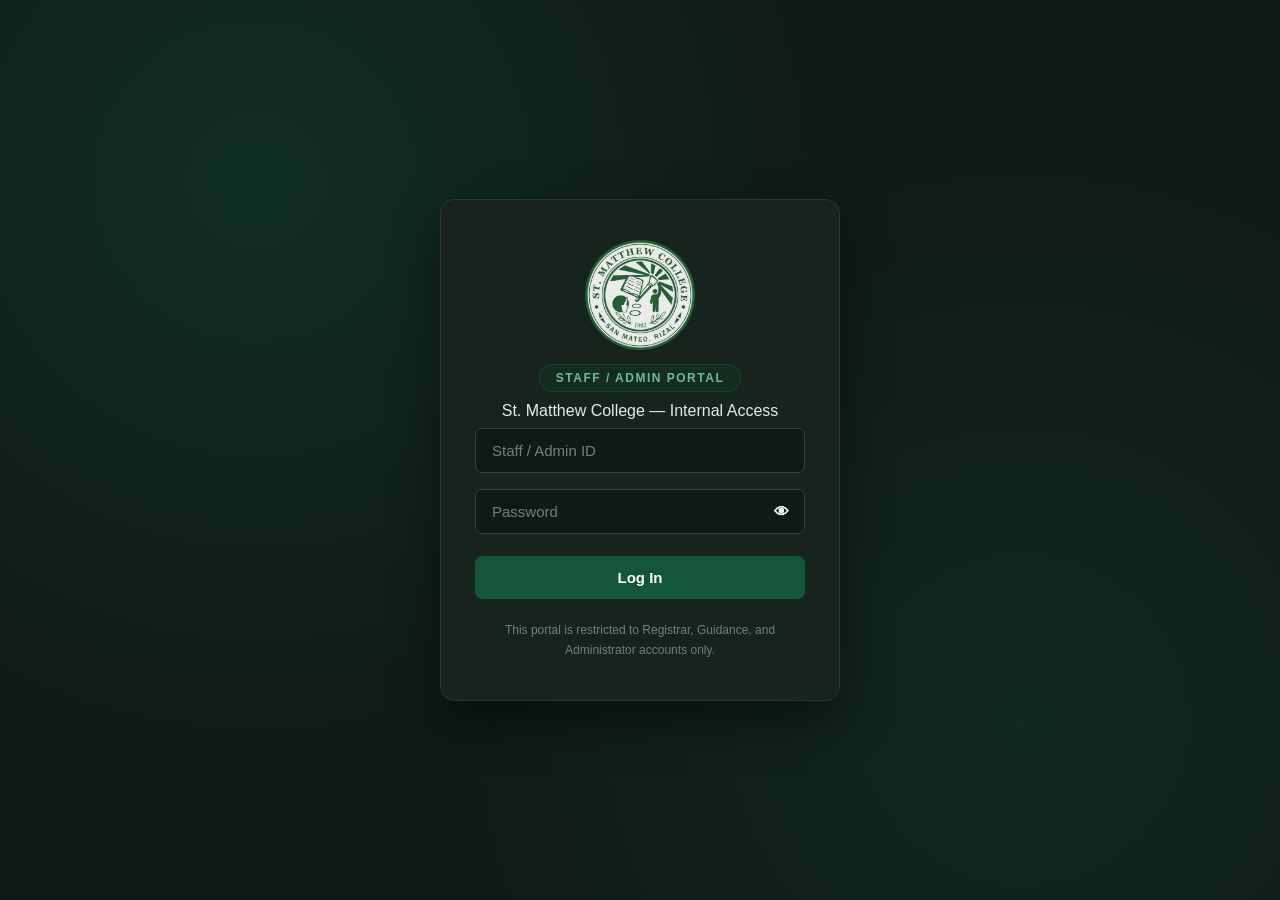
<file: admin-mainpage.html>
<!DOCTYPE html>
<html lang="en">

<head>
    <meta charset="UTF-8">
    <meta name="viewport" content="width=device-width, initial-scale=1.0">
    <title>Admin Dashboard - St. Matthew College</title>
    <link rel="stylesheet" href="admin-dashboard.css">
    <link rel="stylesheet" href="admin-mainpage.css">
</head>

<body>

    <header class="navbar">

        <div class="logo-container">
            <img src="logo.png" alt="St. Matthew College Logo" class="header-logo">
            <div class="header-text">St. Matthew College</div>
        </div>

        <div class="admin-menu">

            <button type="button" class="admin-btn" id="adminMenuBtn">
                <span class="admin-avatar">A</span>
                <span class="admin-name" id="adminName">Admin</span>
                <span class="dropdown-arrow">▼</span>
            </button>

            <div class="admin-dropdown" id="adminDropdown">

                <button type="button" class="dropdown-item" id="changePasswordBtn">
                    <span class="dropdown-icon">🔒</span>
                    <span>Change Password</span>
                </button>

                <button type="button" class="dropdown-item logout-item" id="adminLogoutBtn">
                    <span class="dropdown-icon">↪</span>
                    <span>Logout</span>
                </button>

            </div>

        </div>

    </header>

    <div class="dashboard-container">

        <aside class="sidebar" id="adminSidebar">

            <nav class="sidebar-menu">

                <button type="button" class="sidebar-item" id="dashboardBtn">
                    <span class="sidebar-icon">▦</span>
                    <span>Dashboard</span>
                </button>

                <div class="sidebar-dropdown">

                    <button type="button" class="sidebar-item account-btn">
                        <span class="sidebar-icon">♟</span>
                        <span>Account Management</span>
                        <span class="sidebar-arrow">▼</span>
                    </button>

                    <div class="submenu">

                        <button type="button" class="submenu-item" id="studentManagementBtn">
                            Student Management
                        </button>

                        <button type="button" class="submenu-item" id="staffManagementBtn">
                            Staff Management
                        </button>

                    </div>

                </div>

                <button type="button" class="sidebar-item" id="historyReportsBtn">
                    <span class="sidebar-icon">◷</span>
                    <span>History & Reports</span>
                </button>

                <button type="button" class="sidebar-item" id="documentSettingsBtn">
                    <span class="sidebar-icon">⚙</span>
                    <span>Document Settings</span>
                </button>

                <button type="button" class="sidebar-item" id="announcementsBtn">
                    <span class="sidebar-icon">🗣</span>
                    <span>Announcements</span>
                </button>

            </nav>

            <div class="sidebar-logo">
                <img src="logo.png" alt="St. Matthew College Logo">
            </div>

        </aside>

        <main class="main-content">

            <div class="page-header">
                <h1>
                    <span class="page-icon">▦</span>
                    Welcome to the Administrator Dashboard!
                </h1>
                <p>
                    Manage user accounts, monitor system activity, and maintain the system's configuration.
                </p>
            </div>

            <section class="admin-mainpage">

                <div class="attention-section">

                    <h2>Needs Your Attention</h2>

                    <button type="button" class="attention-item" id="pendingAccountsBtn">

                        <span class="attention-count" id="pendingAccountCount">0</span>

                        <span class="attention-info">
                            <span class="attention-title">Pending Account Approval</span>
                            <span class="attention-description">
                                Review newly registered student accounts
                            </span>
                        </span>

                        <span class="attention-arrow">→</span>

                    </button>

                </div>

                <div class="overview-section">

                    <h2>Overview</h2>

                    <div class="overview-grid">

                        <div class="overview-card">
                            <span class="overview-label">Total Students</span>
                            <strong class="overview-count" id="totalStudentsCount">0</strong>
                            <span class="overview-description">Approved student accounts</span>
                        </div>

                        <div class="overview-card">
                            <span class="overview-label">Total Active Staff</span>
                            <strong class="overview-count" id="totalActiveStaffCount">0</strong>
                            <span class="overview-description">Active staff accounts</span>
                        </div>

                        <div class="overview-card">
                            <span class="overview-label">Total Documents</span>
                            <strong class="overview-count" id="totalDocumentsCount">0</strong>
                            <span class="overview-description">Configured document types</span>
                        </div>

                        <div class="overview-card">
                            <span class="overview-label">Total Active Announcements</span>
                            <strong class="overview-count" id="totalActiveAnnouncementsCount">0</strong>
                            <span class="overview-description">Currently published</span>
                        </div>

                    </div>

                </div>

                <div class="activity-section">

                    <div class="activity-header">
                        <h2>Recent System Activity</h2>
                        <span>Latest administrative actions</span>
                    </div>

                    <div class="activity-list" id="activityList"></div>

                </div>

            </section>

        </main>

    </div>

    <div class="admin-modal" id="changePasswordModal">

        <div class="admin-modal-content">

            <div class="admin-modal-header">
                <h2>Change Password</h2>
                <button type="button" class="admin-modal-close" id="closeChangePassword">
                    ×
                </button>
            </div>

            <form id="changePasswordForm">

                <label for="currentPassword">Current Password</label>

                <div class="password-field">
                    <input
                        type="password"
                        id="currentPassword"
                        required
                    >
                    <button type="button" class="password-toggle" data-target="currentPassword">
                        👁
                    </button>
                </div>


                <label for="newPassword">New Password</label>

                <div class="password-field">
                    <input
                        type="password"
                        id="newPassword"
                        required
                        minlength="8"
                    >
                    <button type="button" class="password-toggle" data-target="newPassword">
                        👁
                    </button>
                </div>


                <label for="confirmPassword">Confirm New Password</label>

                <div class="password-field">
                    <input
                        type="password"
                        id="confirmPassword"
                        required
                        minlength="8"
                    >
                    <button type="button" class="password-toggle" data-target="confirmPassword">
                        👁
                    </button>
                </div>

                <p id="changePasswordMessage"></p>

                <button type="submit" class="change-password-submit">
                    Change Password
                </button>

            </form>

        </div>

    </div>

    <script src="admin-data.js"></script>
    <script src="admin-dashboard.js"></script>
    <script src="admin-mainpage.js"></script>

</body>
</html>
</file>
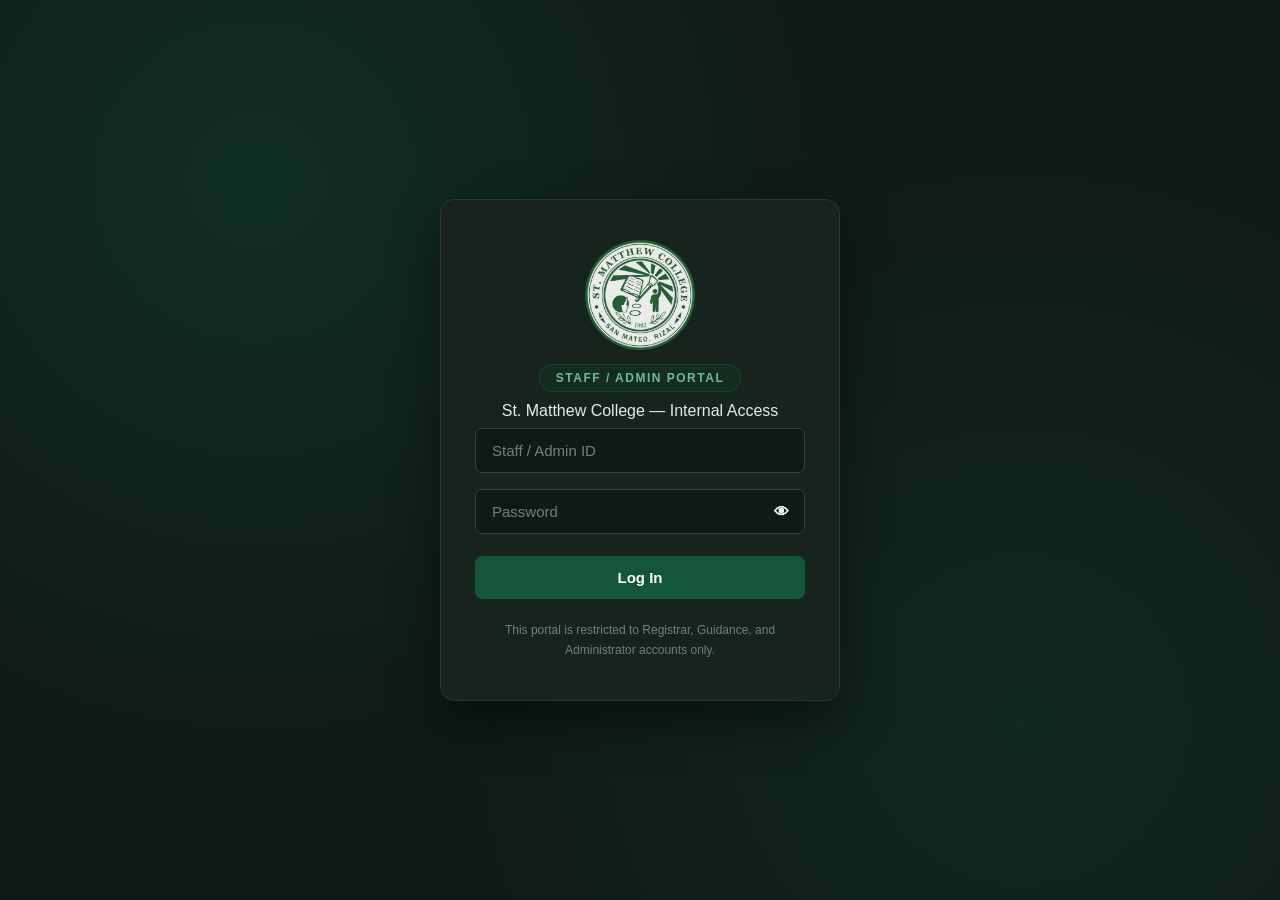
<file: internal-portal.html>
<!DOCTYPE html>
<html lang="en">

<head>
    <meta charset="UTF-8">
    <meta name="viewport" content="width=device-width, initial-scale=1.0">
    <title>Admin / Staff Portal - St. Matthew College</title>
    <link rel="stylesheet" href="internal-portal.css">
</head>

<body>

    <!-- LOGIN CONTAINER -->
    <div class="container">

        <!-- SCHOOL LOGO -->
        <img src="logo.png" alt="School Logo" class="school-logo">

        <!-- PORTAL BADGE -->
        <div class="portal-badge">Staff / Admin Portal</div>

        <p class="portal-title">St. Matthew College — Internal Access</p>

        <!-- LOGIN FORM -->
        <form id="staffLoginForm" class="form">

            <input
                id="staffLoginId"
                type="text"
                placeholder="Staff / Admin ID"
                required
                autocomplete="off"
            >

            <div class="password-field">
                <input
                    id="staffLoginPass"
                    type="password"
                    placeholder="Password"
                    required
                >

                <button
                    type="button"
                    class="password-toggle"
                    id="toggleLoginPassword"
                    aria-label="Show password"
                >
                    👁
                </button>
            </div>

            <!-- LOGIN ERROR MESSAGE -->
            <p id="loginMessage"></p>

            <button type="submit">Log In</button>

        </form>

        <p class="restricted-note">
            This portal is restricted to Registrar, Guidance, and<br>
            Administrator accounts only.
        </p>

    </div>

    <script src="internal-portal.js"></script>

</body>
</html>
</file>
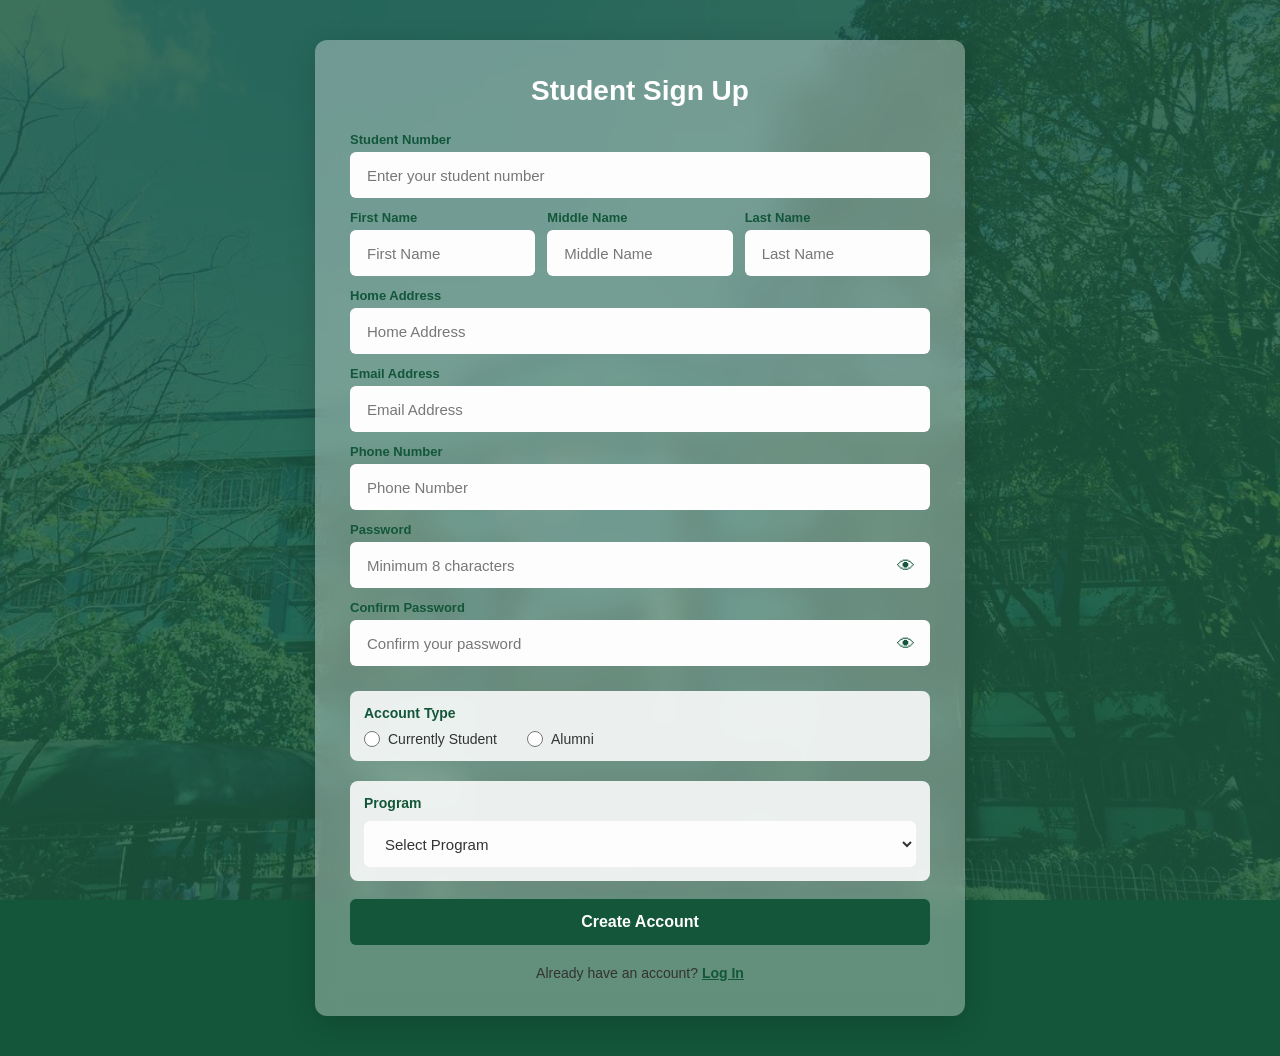
<file: signup.html>
<!DOCTYPE html>
<html lang="en">

<head>
    <meta charset="UTF-8">
    <meta name="viewport" content="width=device-width, initial-scale=1.0">
    <title>St. Matthew College</title>
    <link rel="stylesheet" href="signup.css">
</head>

<body>

    <div class="container">
        <h2>Student Sign Up</h2>

        <form id="signupForm">

            <div class="input-group">
                <label for="suStudent">Student Number</label>
                <input type="text" 
                    id="suStudent" 
                    placeholder="Enter your student number" 
                    inputmode="numeric" 
                    pattern="[0-9]{9}" 
                    minlength="9" 
                    maxlength="9" 
                    required>
            </div>

            <div class="name-row">

                <div class="input-group">
                    <label for="suFirstName">First Name</label>
                    <input type="text" 
                        id="suFirstName" 
                        placeholder="First Name" 
                        required>
                </div>

                <div class="input-group">
                    <label for="suMiddleName">Middle Name</label>
                    <input type="text" 
                        id="suMiddleName" 
                        placeholder="Middle Name">
                </div>

                <div class="input-group">
                    <label for="suLastName">Last Name</label>
                    <input type="text" 
                        id="suLastName" 
                        placeholder="Last Name" 
                        required>
                </div>

            </div>

            <div class="input-group">
                <label for="suAddress">Home Address</label>
                <input type="text" 
                    id="suAddress" 
                    placeholder="Home Address" 
                    required>
            </div>

            <div class="input-group">
                <label for="suEmail">Email Address</label>
                <input type="email" 
                    id="suEmail" 
                    placeholder="Email Address" 
                    required>
            </div>

            <div class="input-group">
                <label for="suPhone">Phone Number</label>
                <input type="tel" 
                    id="suPhone" 
                    placeholder="Phone Number" 
                    inputmode="numeric"
                    pattern="[0-9]{11}" 
                    minlength="11" 
                    maxlength="11"
                    required>
            </div>

            <div class="input-group">
                <div class="password-field">

                    <label for="suPass">Password</label>

                    <input type="password" 
                        id="suPass" 
                        placeholder="Minimum 8 characters" 
                        minlength="8" 
                        required>

                    <button type="button" 
                        class="password-toggle" 
                        id="passwordToggle"
                        title="Show Password">
                        <span>&#128065;</span>
                    </button>

                </div>
            </div>

            <div class="input-group">
                <div class="password-field">

                    <label for="suConfirmPass">Confirm Password</label>

                    <input type="password" 
                        id="suConfirmPass" 
                        placeholder="Confirm your password" 
                        required>

                    <button type="button" 
                        class="password-toggle" 
                        id="confirmPasswordToggle"
                        title="Show Password">
                        <span>&#128065;</span>
                    </button>

                </div>
            </div>

            <div class="form-group">
                <label class="group-label">Account Type</label>

                <div class="radio-group">

                    <label class="radio-label">
                        <input type="radio" 
                            name="userType" 
                            value="student" 
                            required>
                        Currently Student
                    </label>

                    <label class="radio-label">
                        <input type="radio" 
                            name="userType" 
                            value="alumni" 
                            required>
                        Alumni
                    </label>

                </div>
            </div>

            <div class="form-group">
                <label class="group-label">Program</label>

                <select id="suCourse" name="course" required>
                    <option value="">Select Program</option>
                    <option value="BSIT">Bachelor of Science in Information Technology</option>
                    <option value="BSED">Bachelor of Secondary Education</option>
                    <option value="BEED">Bachelor of Elementary Education</option>
                    <option value="BSBA">Bachelor of Science in Business Administration</option>
                </select>

            </div>

            <button type="submit">Create Account</button>

        </form>

        <div class="login-text">
            <p>
                Already have an account?
                <a href="index.html">Log In</a>
            </p>
        </div>

    </div>

    <div id="otpModal" class="otp-modal">
        <div class="otp-box">

            <h2>Email Verification</h2>

            <p id="otpMessage">
                We've sent a 6-digit verification code to your email address.
                <br><br>
                Please enter the code below to continue.
            </p>

            <p id="otpNewMessage">
                A new verification code has been sent to your email.
                <br><br>
                Please enter the code below to continue.
            </p>

            <input type="text" 
                id="otpInput" 
                maxlength="6" 
                placeholder="------">

            <div class="otp-buttons">
                <button type="button" 
                    class="cancel-btn" 
                    id="cancelOtpButton">
                    Cancel
                </button>
                <button type="button" 
                    class="verify-btn" 
                    id="verifyOtpButton">
                    Verify
                </button>
            </div>

            <button type="button" 
                class="resend-otp-btn" 
                id="resendOtpButton">
                Resend OTP
            </button>

        </div>

    </div>

    <div class="otp-modal" id="signupSuccessModal">
        <div class="otp-box">

            <h2>Email Verified Successfully!</h2>

            <p>
                Your account has been created and is now pending administrator approval.
                <br><br>
                You will be notified once your account has been approved.
            </p>

            <div class="otp-buttons">
                <button type="button" class="verify-btn">Continue</button>
            </div>

        </div>
        
    </div>

    <script src="signup.js"></script>

</body>
</html>
</file>
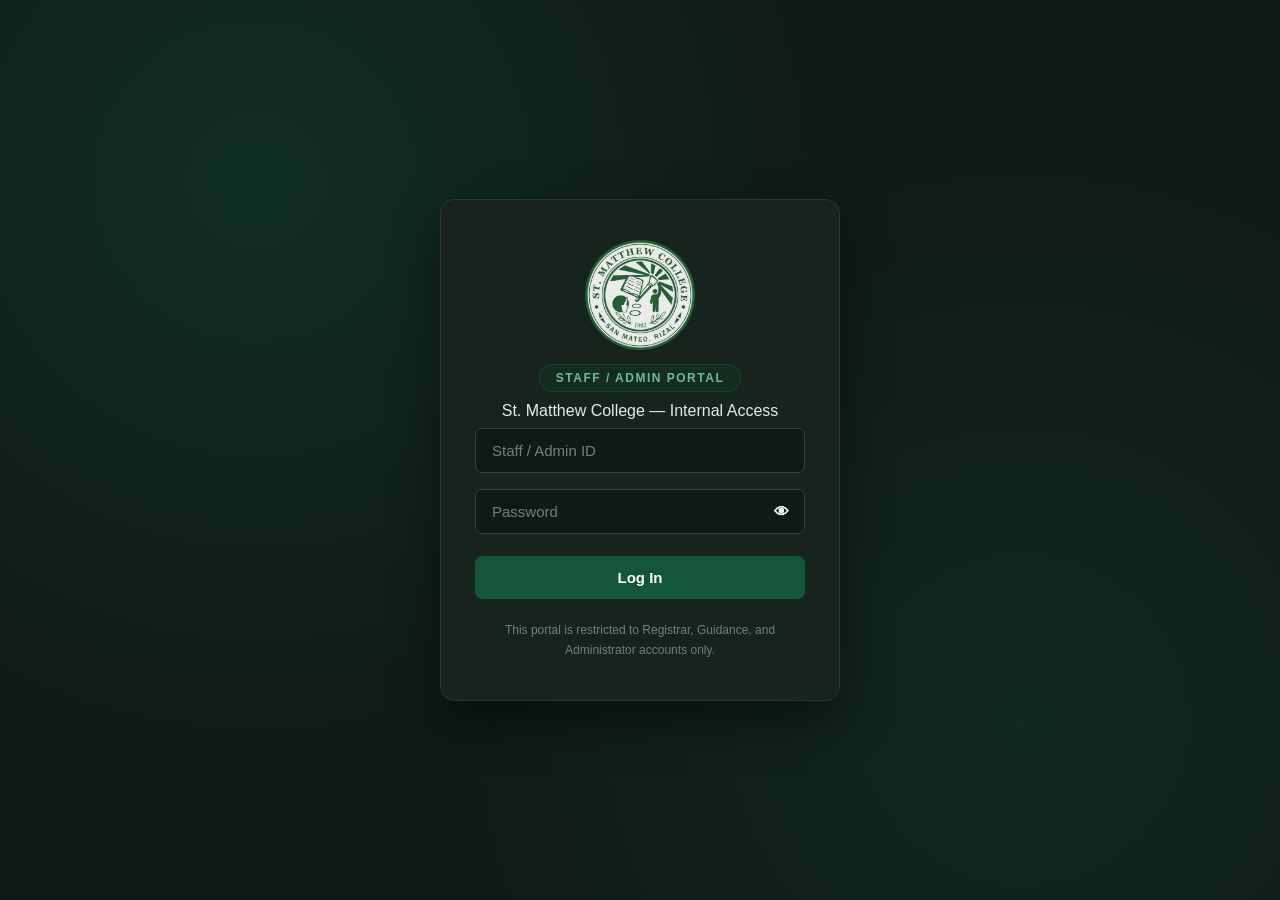
<file: staff-dochistory.html>
<!DOCTYPE html>
<html lang="en">

<head>
    <meta charset="UTF-8">
    <meta name="viewport" content="width=device-width, initial-scale=1.0">
    <title>Staff Dashboard - St. Matthew College</title>

    <link rel="stylesheet" href="staff-dashboard.css">
    <link rel="stylesheet" href="staff-dochistory.css">
</head>

<body>

    <header class="navbar">

        <div class="logo-container">
            <img src="logo.png" alt="St. Matthew College Logo" class="header-logo">
            <div class="header-text">St. Matthew College</div>
        </div>

        <div class="staff-menu">

            <button type="button" class="staff-btn" id="staffMenuBtn">
                <span class="staff-avatar" id="staffAvatar">R</span>
                <span class="staff-name" id="staffName">Registrar</span>
                <span class="dropdown-arrow">▼</span>
            </button>

            <div class="staff-dropdown" id="staffDropdown">

                <button type="button" class="dropdown-item" id="accountSettingsBtn">
                    <span class="dropdown-icon">⚙</span>
                    <span>Account Settings</span>
                </button>

                <button type="button" class="dropdown-item" id="changePasswordBtn">
                    <span class="dropdown-icon">🔑</span>
                    <span>Change Password</span>
                </button>

                <button type="button" class="dropdown-item logout-item" id="staffLogoutBtn">
                    <span class="dropdown-icon">↪</span>
                    <span>Logout</span>
                </button>

            </div>

        </div>

    </header>


    <div class="dashboard-container">

        <aside class="sidebar" id="staffSidebar">

            <nav class="sidebar-menu">

                <button type="button" class="sidebar-item" id="dashboardBtn">
                    <span class="sidebar-icon">▦</span>
                    <span>Dashboard</span>
                </button>

                <button type="button" class="sidebar-item" id="documentRequestsBtn">
                    <span class="sidebar-icon">▤</span>
                    <span>Document Requests</span>
                </button>

                <button type="button" class="sidebar-item" id="documentHistoryBtn">
                    <span class="sidebar-icon">◷</span>
                    <span>Document History</span>
                </button>

                <button type="button" class="sidebar-item" id="documentReportsBtn">
                    <span class="sidebar-icon">▥</span>
                    <span>Document Reports</span>
                </button>

            </nav>

            <div class="sidebar-logo">
                <img src="logo.png" alt="St. Matthew College Logo">
            </div>

        </aside>


        <main class="main-content">

            <div class="page-header">
                <h1>
                    <span class="page-icon">◷</span>
                    Document History
                </h1>

                <p>
                    View completed and rejected document requests.
                </p>
            </div>

            <section class="history-container">

                <div class="history-top">

                    <h2>Request History</h2>

                    <div class="history-controls">

                        <div class="history-search">
                            <span class="search-icon">⌕</span>
                            <input
                                type="text"
                                id="historySearch"
                                placeholder="Search reference number or student name..."
                            >
                        </div>

                        <select id="historyStatusFilter">
                            <option value="all">All Status</option>
                            <option value="completed">Completed</option>
                            <option value="rejected">Rejected</option>
                        </select>

                        <select id="historyDocumentFilter">
                            <option value="all">All Document Types</option>
                        </select>

                        <select id="historySortFilter">
                            <option value="newest">Newest to Oldest</option>
                            <option value="oldest">Oldest to Newest</option>
                        </select>

                    </div>

                </div>

                <div class="history-table-wrapper">

                    <table class="history-table">

                        <thead>
                            <tr>
                                <th>Name</th>
                                <th>Reference Number</th>
                                <th>Document Type</th>
                                <th>Date Requested</th>
                                <th>Date Completed</th>
                                <th>Status</th>
                                <th></th>
                            </tr>
                        </thead>

                        <tbody id="historyTableBody"></tbody>

                    </table>

                </div>

                <div class="history-footer">

                    <span class="history-count" id="historyCount"></span>

                    <div class="pagination" id="pagination"></div>

                </div>

            </section>

        </main>

    </div>

    <!-- ACCOUNT SETTINGS MODAL -->

    <div class="staff-modal" id="accountSettingsModal">

        <div class="staff-modal-content">

            <div class="staff-modal-header">

                <h2>Account Settings</h2>

                <button
                    type="button"
                    class="staff-modal-close"
                    id="closeAccountSettings">
                    ×
                </button>

            </div>

            <form id="accountSettingsForm">

                <div class="account-settings-row">

                    <label class="account-settings-label">
                        Staff ID
                    </label>

                    <div
                        class="account-settings-value"
                        id="accountStaffId">
                    </div>

                </div>

                <div class="account-settings-row">

                    <label class="account-settings-label">
                        Full Name
                    </label>

                    <div
                        class="account-settings-value"
                        id="accountStaffName">
                    </div>

                </div>

                <div class="account-settings-row">

                    <label class="account-settings-label">
                        Role
                    </label>

                    <div
                        class="account-settings-value"
                        id="accountStaffRole">
                    </div>

                </div>

                <div class="account-settings-row">

                    <label
                        class="account-settings-label"
                        for="accountStaffEmail">
                        Email
                    </label>

                    <input
                        type="email"
                        id="accountStaffEmail"
                        class="account-settings-input"
                        placeholder="Enter your email"
                        required
                    >

                </div>

                <div class="account-settings-row">

                    <label
                        class="account-settings-label"
                        for="accountStaffPhone">
                        Contact Number
                    </label>

                    <input
                        type="tel"
                        id="accountStaffPhone"
                        class="account-settings-input"
                        placeholder="Enter your contact number"
                        required
                    >

                </div>

                <p id="accountSettingsMessage"></p>

                <button
                    type="submit"
                    class="account-settings-submit">
                    Save Changes
                </button>

            </form>

        </div>

    </div>

    <!-- CHANGE PASSWORD MODAL -->

    <div class="staff-modal" id="changePasswordModal">

        <div class="staff-modal-content">

            <div class="staff-modal-header">

                <h2>Change Password</h2>

                <button type="button" class="staff-modal-close" id="closeChangePassword">
                    ×
                </button>

            </div>

            <form id="changePasswordForm">

                <label for="currentPassword">Current Password</label>

                <div class="password-field">

                    <input
                        type="password"
                        id="currentPassword"
                        required
                    >

                    <button
                        type="button"
                        class="password-toggle"
                        data-target="currentPassword"
                    >
                        👁
                    </button>

                </div>


                <label for="newPassword">New Password</label>

                <div class="password-field">

                    <input
                        type="password"
                        id="newPassword"
                        required
                        minlength="8"
                    >

                    <button
                        type="button"
                        class="password-toggle"
                        data-target="newPassword"
                    >
                        👁
                    </button>

                </div>


                <label for="confirmPassword">Confirm New Password</label>

                <div class="password-field">

                    <input
                        type="password"
                        id="confirmPassword"
                        required
                        minlength="8"
                    >

                    <button
                        type="button"
                        class="password-toggle"
                        data-target="confirmPassword"
                    >
                        👁
                    </button>

                </div>

                <p id="changePasswordMessage"></p>

                <button type="submit" class="change-password-submit">
                    Change Password
                </button>

            </form>

        </div>

    </div>

    <div id="historyDetailsModal" class="history-details-modal">

        <div class="history-details-modal-content">

            <span class="history-details-close-btn">&times;</span>

            <h2>Request Details</h2>

            <div id="historyDetails"></div>

        </div>

    </div>

    <script src="staff-data.js"></script>
    <script src="staff-dashboard.js"></script>
    <script src="staff-dochistory.js"></script>

</body>

</html>
</file>
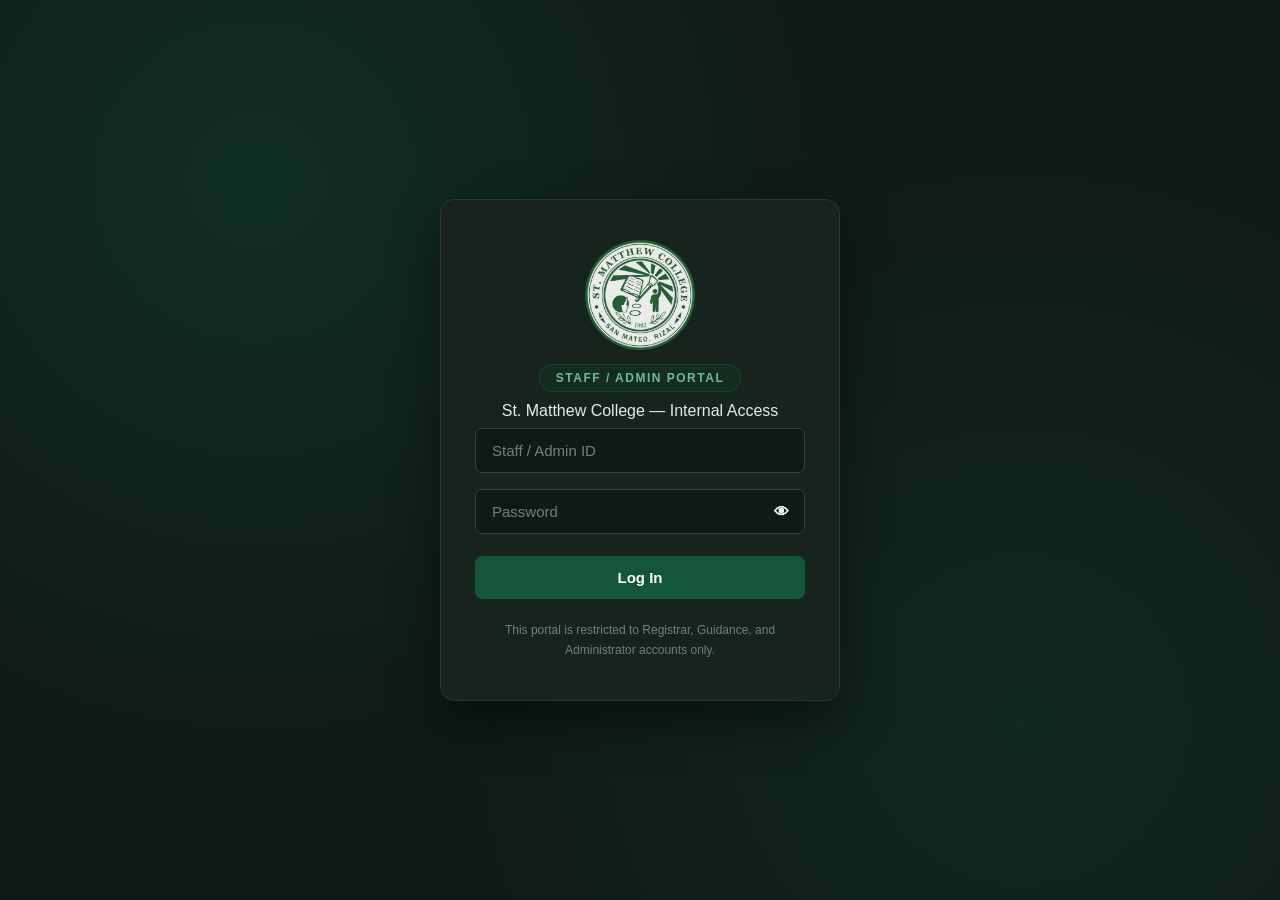
<file: staff-docreports.html>
<!DOCTYPE html>
<html lang="en">

<head>
    <meta charset="UTF-8">
    <meta name="viewport" content="width=device-width, initial-scale=1.0">
    <title>Staff Dashboard - St. Matthew College</title>

    <link rel="stylesheet" href="staff-dashboard.css">
    <link rel="stylesheet" href="staff-docreports.css">
</head>

<body>

    <header class="navbar">

        <div class="logo-container">
            <img src="logo.png" alt="St. Matthew College Logo" class="header-logo">
            <div class="header-text">St. Matthew College</div>
        </div>

        <div class="staff-menu">

            <button type="button" class="staff-btn" id="staffMenuBtn">
                <span class="staff-avatar" id="staffAvatar">R</span>
                <span class="staff-name" id="staffName">Registrar</span>
                <span class="dropdown-arrow">▼</span>
            </button>

            <div class="staff-dropdown" id="staffDropdown">

                <button type="button" class="dropdown-item" id="accountSettingsBtn">
                    <span class="dropdown-icon">⚙</span>
                    <span>Account Settings</span>
                </button>

                <button type="button" class="dropdown-item" id="changePasswordBtn">
                    <span class="dropdown-icon">🔑</span>
                    <span>Change Password</span>
                </button>

                <button type="button" class="dropdown-item logout-item" id="staffLogoutBtn">
                    <span class="dropdown-icon">↪</span>
                    <span>Logout</span>
                </button>

            </div>

        </div>

    </header>


    <div class="dashboard-container">

        <aside class="sidebar" id="staffSidebar">

            <nav class="sidebar-menu">

                <button type="button" class="sidebar-item" id="dashboardBtn">
                    <span class="sidebar-icon">▦</span>
                    <span>Dashboard</span>
                </button>

                <button type="button" class="sidebar-item" id="documentRequestsBtn">
                    <span class="sidebar-icon">▤</span>
                    <span>Document Requests</span>
                </button>

                <button type="button" class="sidebar-item" id="documentHistoryBtn">
                    <span class="sidebar-icon">◷</span>
                    <span>Document History</span>
                </button>

                <button type="button" class="sidebar-item" id="documentReportsBtn">
                    <span class="sidebar-icon">▥</span>
                    <span>Document Reports</span>
                </button>

            </nav>

            <div class="sidebar-logo">
                <img src="logo.png" alt="St. Matthew College Logo">
            </div>

        </aside>


        <main class="main-content">

            <div class="page-header">
                <h1>
                    <span class="page-icon">▥</span>
                    Document Reports
                </h1>

                <p>
                    View reports and summaries of document requests.
                </p>
            </div>

            <section class="request-reports-container">

                <div class="request-reports-top">

                    <h2>Request Reports</h2>

                    <div class="request-reports-controls">

                        <label for="monthPicker">Sort by:</label>

                        <button type="button" class="sort-picker" id="sortPicker">
                            <span id="sortValue">All Time</span>
                            <span class="sort-icon">▾</span>
                        </button>

                        <input type="month" id="monthPicker">

                    </div>

                </div>

                <div class="request-reports-content">

                    <div class="request-reports-summary">

                        <h3>Request Summary</h3>

                        <div class="summary-list">

                            <div class="summary-item">
                                <span class="summary-label">Total Requests</span>
                                <span class="summary-value" id="totalRequests"></span>
                            </div>

                            <div class="summary-item">
                                <span class="summary-label">Pending Review</span>
                                <span class="summary-value" id="pendingReviewRequests"></span>
                            </div>

                            <div class="summary-item">
                                <span class="summary-label">Pending Payment</span>
                                <span class="summary-value" id="pendingPaymentRequests"></span>
                            </div>

                            <div class="summary-item">
                                <span class="summary-label">Processing</span>
                                <span class="summary-value" id="processingRequests"></span>
                            </div>

                            <div class="summary-item">
                                <span class="summary-label">Ready for Pickup</span>
                                <span class="summary-value" id="readyForPickupRequests"></span>
                            </div>

                            <div class="summary-item">
                                <span class="summary-label">Completed</span>
                                <span class="summary-value" id="completedRequests"></span>
                            </div>

                            <div class="summary-item">
                                <span class="summary-label">Rejected</span>
                                <span class="summary-value" id="rejectedRequests"></span>
                            </div>

                        </div>

                    </div>

                    <div class="request-reports-chart">

                        <h3>Request Status</h3>

                        <div class="pie-chart">
                            <div class="pie-center">
                                <strong id="chartTotal"></strong>
                                <span>Requests</span>
                            </div>
                        </div>

                        <div class="chart-legend">

                            <div class="legend-item">
                                <span class="legend-dot pending-review-dot"></span>
                                <span>Pending Review</span>
                            </div>

                            <div class="legend-item">
                                <span class="legend-dot pending-payment-dot"></span>
                                <span>Pending Payment</span>
                            </div>

                            <div class="legend-item">
                                <span class="legend-dot processing-dot"></span>
                                <span>Processing</span>
                            </div>

                            <div class="legend-item">
                                <span class="legend-dot ready-for-pickup-dot"></span>
                                <span>Ready for Pickup</span>
                            </div>

                            <div class="legend-item">
                                <span class="legend-dot completed-dot"></span>
                                <span>Completed</span>
                            </div>

                            <div class="legend-item">
                                <span class="legend-dot rejected-dot"></span>
                                <span>Rejected</span>
                            </div>

                        </div>

                    </div>

                </div>

            </section>

            <section class="document-type-reports-container">

                <div class="document-type-reports-top">

                    <h2>Document Type Reports</h2>

                </div>

                <div class="document-type-reports-content">

                    <h3>Most Requested Documents</h3>

                    <div class="document-type-chart" id="documentTypeChart">
                    </div>

                </div>

            </section>

        </main>

    </div>

    <!-- ACCOUNT SETTINGS MODAL -->

    <div class="staff-modal" id="accountSettingsModal">

        <div class="staff-modal-content">

            <div class="staff-modal-header">

                <h2>Account Settings</h2>

                <button
                    type="button"
                    class="staff-modal-close"
                    id="closeAccountSettings">
                    ×
                </button>

            </div>

            <form id="accountSettingsForm">

                <div class="account-settings-row">

                    <label class="account-settings-label">
                        Staff ID
                    </label>

                    <div
                        class="account-settings-value"
                        id="accountStaffId">
                    </div>

                </div>

                <div class="account-settings-row">

                    <label class="account-settings-label">
                        Full Name
                    </label>

                    <div
                        class="account-settings-value"
                        id="accountStaffName">
                    </div>

                </div>

                <div class="account-settings-row">

                    <label class="account-settings-label">
                        Role
                    </label>

                    <div
                        class="account-settings-value"
                        id="accountStaffRole">
                    </div>

                </div>

                <div class="account-settings-row">

                    <label
                        class="account-settings-label"
                        for="accountStaffEmail">
                        Email
                    </label>

                    <input
                        type="email"
                        id="accountStaffEmail"
                        class="account-settings-input"
                        placeholder="Enter your email"
                        required
                    >

                </div>

                <div class="account-settings-row">

                    <label
                        class="account-settings-label"
                        for="accountStaffPhone">
                        Contact Number
                    </label>

                    <input
                        type="tel"
                        id="accountStaffPhone"
                        class="account-settings-input"
                        placeholder="Enter your contact number"
                        required
                    >

                </div>

                <p id="accountSettingsMessage"></p>

                <button
                    type="submit"
                    class="account-settings-submit">
                    Save Changes
                </button>

            </form>

        </div>

    </div>

    <!-- CHANGE PASSWORD MODAL -->

    <div class="staff-modal" id="changePasswordModal">

        <div class="staff-modal-content">

            <div class="staff-modal-header">

                <h2>Change Password</h2>

                <button type="button" class="staff-modal-close" id="closeChangePassword">
                    ×
                </button>

            </div>

            <form id="changePasswordForm">

                <label for="currentPassword">Current Password</label>

                <div class="password-field">

                    <input
                        type="password"
                        id="currentPassword"
                        required
                    >

                    <button
                        type="button"
                        class="password-toggle"
                        data-target="currentPassword"
                    >
                        👁
                    </button>

                </div>


                <label for="newPassword">New Password</label>

                <div class="password-field">

                    <input
                        type="password"
                        id="newPassword"
                        required
                        minlength="8"
                    >

                    <button
                        type="button"
                        class="password-toggle"
                        data-target="newPassword"
                    >
                        👁
                    </button>

                </div>


                <label for="confirmPassword">Confirm New Password</label>

                <div class="password-field">

                    <input
                        type="password"
                        id="confirmPassword"
                        required
                        minlength="8"
                    >

                    <button
                        type="button"
                        class="password-toggle"
                        data-target="confirmPassword"
                    >
                        👁
                    </button>

                </div>

                <p id="changePasswordMessage"></p>

                <button type="submit" class="change-password-submit">
                    Change Password
                </button>

            </form>

        </div>

    </div>

    <script src="staff-data.js"></script>
    <script src="staff-dashboard.js"></script>
    <script src="staff-docreports.js"></script>

</body>

</html>
</file>
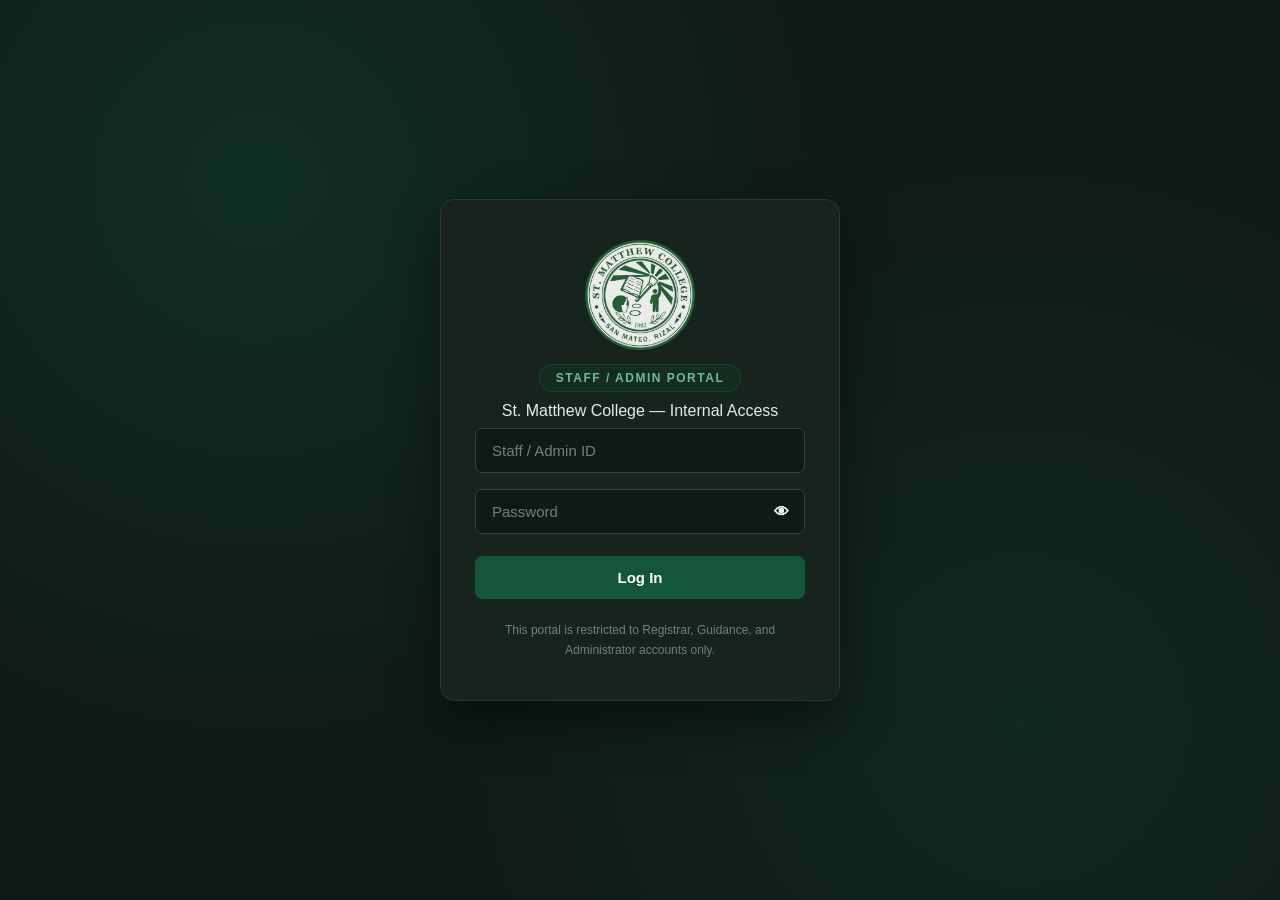
<file: staff-docrequests.html>
<!DOCTYPE html>
<html lang="en">

<head>
    <meta charset="UTF-8">
    <meta name="viewport" content="width=device-width, initial-scale=1.0">
    <title>Staff Dashboard - St. Matthew College</title>
    <link rel="stylesheet" href="staff-dashboard.css">
    <link rel="stylesheet" href="staff-docrequests.css">
</head>

<body>

    <header class="navbar">

        <div class="logo-container">
            <img src="logo.png" alt="St. Matthew College Logo" class="header-logo">
            <div class="header-text">St. Matthew College</div>
        </div>

        <div class="staff-menu">

            <button type="button" class="staff-btn" id="staffMenuBtn">
                <span class="staff-avatar" id="staffAvatar">R</span>
                <span class="staff-name" id="staffName">Registrar</span>
                <span class="dropdown-arrow">▼</span>
            </button>

            <div class="staff-dropdown" id="staffDropdown">

                <button type="button" class="dropdown-item" id="accountSettingsBtn">
                    <span class="dropdown-icon">⚙</span>
                    <span>Account Settings</span>
                </button>

                <button type="button" class="dropdown-item" id="changePasswordBtn">
                    <span class="dropdown-icon">🔑</span>
                    <span>Change Password</span>
                </button>

                <button type="button" class="dropdown-item logout-item" id="staffLogoutBtn">
                    <span class="dropdown-icon">↪</span>
                    <span>Logout</span>
                </button>

            </div>

        </div>

    </header>


    <div class="dashboard-container">

        <aside class="sidebar" id="staffSidebar">

            <nav class="sidebar-menu">

                <button type="button" class="sidebar-item" id="dashboardBtn">
                    <span class="sidebar-icon">▦</span>
                    <span>Dashboard</span>
                </button>

                <button type="button" class="sidebar-item" id="documentRequestsBtn">
                    <span class="sidebar-icon">▤</span>
                    <span>Document Requests</span>
                </button>

                <button type="button" class="sidebar-item" id="documentHistoryBtn">
                    <span class="sidebar-icon">◷</span>
                    <span>Document History</span>
                </button>

                <button type="button" class="sidebar-item" id="documentReportsBtn">
                    <span class="sidebar-icon">▥</span>
                    <span>Document Reports</span>
                </button>

            </nav>

            <div class="sidebar-logo">
                <img src="logo.png" alt="St. Matthew College Logo">
            </div>

        </aside>


        <main class="main-content">

            <div class="page-header">
                <h1>
                    <span class="page-icon">▤</span>
                    Document Requests
                </h1>

                <p>
                    Review and manage student document requests.
                </p>
            </div>

            <section class="request-container">

                <div class="request-top">

                    <h2>Request Details</h2>

                    <div class="request-controls">

                        <div class="request-search">
                            <span class="search-icon">⌕</span>
                            <input
                                type="text"
                                id="requestSearch"
                                placeholder="Search reference number or student name..."
                            >
                        </div>

                        <select id="requestStatusFilter">
                            <option value="all">All Status</option>
                            <option value="pending">Pending Review</option>
                            <option value="payment">Payment Required</option>
                            <option value="processing">Processing</option>
                            <option value="ready">Ready for Pickup</option>
                        </select>

                        <select id="requestDocumentFilter">
                            <option value="all">All Document Types</option>
                        </select>

                        <select id="requestSortFilter">
                            <option value="oldest">Oldest to Newest</option>
                            <option value="newest">Newest to Oldest</option>
                        </select>

                    </div>

                </div>

                <div class="request-table-wrapper">

                    <table class="request-table">

                        <thead>
                            <tr>
                                <th>Name</th>
                                <th>Reference Number</th>
                                <th>Document Type</th>
                                <th>Date Requested</th>
                                <th>Action</th>
                                <th>Status</th>
                                <th></th>
                            </tr>
                        </thead>

                        <tbody id="requestTableBody"></tbody>

                    </table>

                </div>

                <div class="request-footer">

                    <span class="request-count" id="requestCount"></span>

                    <div class="pagination" id="pagination"></div>

                </div>

            </section>

        </main>

    </div>

    <!-- ACCOUNT SETTINGS MODAL -->

    <div class="staff-modal" id="accountSettingsModal">

        <div class="staff-modal-content">

            <div class="staff-modal-header">

                <h2>Account Settings</h2>

                <button
                    type="button"
                    class="staff-modal-close"
                    id="closeAccountSettings">
                    ×
                </button>

            </div>

            <form id="accountSettingsForm">

                <div class="account-settings-row">

                    <label class="account-settings-label">
                        Staff ID
                    </label>

                    <div
                        class="account-settings-value"
                        id="accountStaffId">
                    </div>

                </div>

                <div class="account-settings-row">

                    <label class="account-settings-label">
                        Full Name
                    </label>

                    <div
                        class="account-settings-value"
                        id="accountStaffName">
                    </div>

                </div>

                <div class="account-settings-row">

                    <label class="account-settings-label">
                        Role
                    </label>

                    <div
                        class="account-settings-value"
                        id="accountStaffRole">
                    </div>

                </div>

                <div class="account-settings-row">

                    <label
                        class="account-settings-label"
                        for="accountStaffEmail">
                        Email
                    </label>

                    <input
                        type="email"
                        id="accountStaffEmail"
                        class="account-settings-input"
                        placeholder="Enter your email"
                        required
                    >

                </div>

                <div class="account-settings-row">

                    <label
                        class="account-settings-label"
                        for="accountStaffPhone">
                        Contact Number
                    </label>

                    <input
                        type="tel"
                        id="accountStaffPhone"
                        class="account-settings-input"
                        placeholder="Enter your contact number"
                        required
                    >

                </div>

                <p id="accountSettingsMessage"></p>

                <button
                    type="submit"
                    class="account-settings-submit">
                    Save Changes
                </button>

            </form>

        </div>

    </div>

    <!-- CHANGE PASSWORD MODAL -->

    <div class="staff-modal" id="changePasswordModal">

        <div class="staff-modal-content">

            <div class="staff-modal-header">

                <h2>Change Password</h2>

                <button type="button" class="staff-modal-close" id="closeChangePassword">
                    ×
                </button>

            </div>

            <form id="changePasswordForm">

                <label for="currentPassword">Current Password</label>

                <div class="password-field">

                    <input
                        type="password"
                        id="currentPassword"
                        required
                    >

                    <button
                        type="button"
                        class="password-toggle"
                        data-target="currentPassword"
                    >
                        👁
                    </button>

                </div>


                <label for="newPassword">New Password</label>

                <div class="password-field">

                    <input
                        type="password"
                        id="newPassword"
                        required
                        minlength="8"
                    >

                    <button
                        type="button"
                        class="password-toggle"
                        data-target="newPassword"
                    >
                        👁
                    </button>

                </div>


                <label for="confirmPassword">Confirm New Password</label>

                <div class="password-field">

                    <input
                        type="password"
                        id="confirmPassword"
                        required
                        minlength="8"
                    >

                    <button
                        type="button"
                        class="password-toggle"
                        data-target="confirmPassword"
                    >
                        👁
                    </button>

                </div>

                <p id="changePasswordMessage"></p>

                <button type="submit" class="change-password-submit">
                    Change Password
                </button>

            </form>

        </div>

    </div>

    <div id="requestDetailsModal" class="request-details-modal">

        <div class="request-details-modal-content">

            <span class="request-details-close-btn">&times;</span>

            <h2>Request Details</h2>

            <div id="requestDetails"></div>

            <div id="requestDecisionButtons" class="request-decision-buttons">
                <button type="button" id="requestRejectBtn" class="request-reject-btn">
                    Reject
                </button>

                <button type="button" id="requestApproveBtn" class="request-approve-btn">
                    Approve
                </button>
            </div>

        </div>

    </div>

    <div class="modal-overlay" id="requestConfirmModal">

        <div class="confirm-modal">

            <div class="confirm-icon" id="requestConfirmIcon">?</div>

            <h2 id="requestConfirmTitle">Confirm Request</h2>

            <p id="requestConfirmMessage">
                Are you sure you want to continue?
            </p>

            <div class="modal-buttons">

                <button
                    type="button"
                    class="cancel-btn"
                    id="requestConfirmCancel">
                    Cancel
                </button>

                <button
                    type="button"
                    class="save-btn"
                    id="requestConfirmProceed">
                    Confirm
                </button>

            </div>

        </div>

    </div>

    <script src="staff-dashboard.js"></script>
    <script src="staff-docrequests.js"></script>

</body>

</html>
</file>
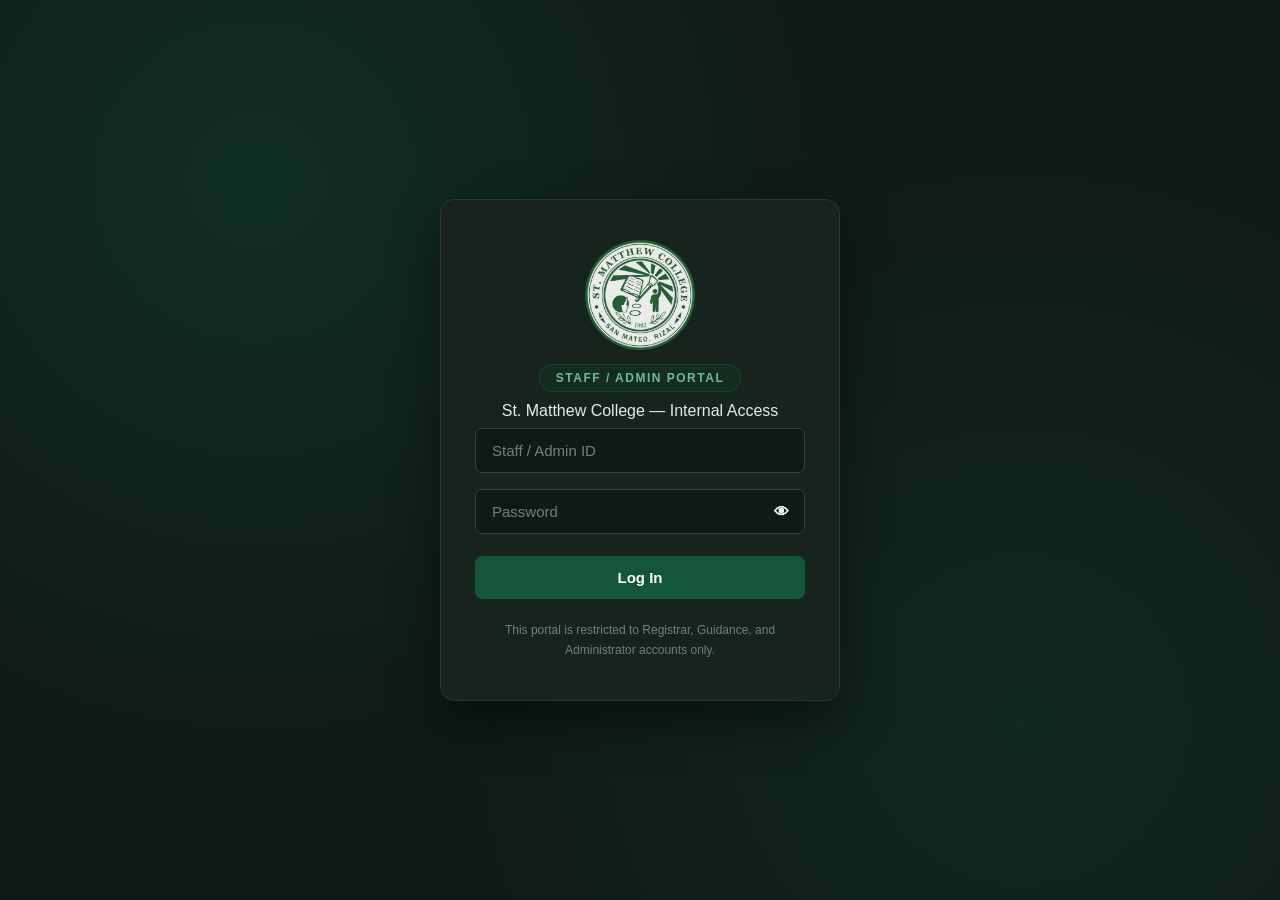
<file: staff-mainpage.html>
<!DOCTYPE html>
<html lang="en">

<head>
    <meta charset="UTF-8">
    <meta name="viewport" content="width=device-width, initial-scale=1.0">
    <title>Staff Dashboard - St. Matthew College</title>
    <link rel="stylesheet" href="staff-dashboard.css">
    <link rel="stylesheet" href="staff-mainpage.css">
</head>

<body>

    <header class="navbar">

        <div class="logo-container">
            <img src="logo.png" alt="St. Matthew College Logo" class="header-logo">
            <div class="header-text">St. Matthew College</div>
        </div>

        <div class="staff-menu">

            <button type="button" class="staff-btn" id="staffMenuBtn">
                <span class="staff-avatar" id="staffAvatar">R</span>
                <span class="staff-name" id="staffName">Registrar</span>
                <span class="dropdown-arrow">▼</span>
            </button>

            <div class="staff-dropdown" id="staffDropdown">

                <button type="button" class="dropdown-item" id="accountSettingsBtn">
                    <span class="dropdown-icon">⚙</span>
                    <span>Account Settings</span>
                </button>

                <button type="button" class="dropdown-item" id="changePasswordBtn">
                    <span class="dropdown-icon">🔑</span>
                    <span>Change Password</span>
                </button>

                <button type="button" class="dropdown-item logout-item" id="staffLogoutBtn">
                    <span class="dropdown-icon">↪</span>
                    <span>Logout</span>
                </button>

            </div>

        </div>

    </header>

    <div class="dashboard-container">

        <aside class="sidebar" id="staffSidebar">

            <nav class="sidebar-menu">

                <button type="button" class="sidebar-item" id="dashboardBtn">
                    <span class="sidebar-icon">▦</span>
                    <span>Dashboard</span>
                </button>

                <button type="button" class="sidebar-item" id="documentRequestsBtn">
                    <span class="sidebar-icon">▤</span>
                    <span>Document Requests</span>
                </button>

                <button type="button" class="sidebar-item" id="documentHistoryBtn">
                    <span class="sidebar-icon">◷</span>
                    <span>Document History</span>
                </button>

                <button type="button" class="sidebar-item" id="documentReportsBtn">
                    <span class="sidebar-icon">▥</span>
                    <span>Document Reports</span>
                </button>

            </nav>

            <div class="sidebar-logo">
                <img src="logo.png" alt="St. Matthew College Logo">
            </div>

        </aside>

        <main class="main-content">

            <div class="page-header">
                <h1>
                    <span class="page-icon">▦</span>
                    Welcome to the <span id="staffDashboardTitle">Registrar</span> Dashboard!
                </h1>

                <p>
                    Manage document requests and monitor student document processing.
                </p>
            </div>

            <section class="staff-mainpage">

                <div class="attention-section">

                    <h2>Needs Your Attention</h2>

                    <button type="button" class="attention-item" id="pendingRequestsBtn">

                        <span class="attention-count" id="documentRequestsCount">0</span>

                        <span class="attention-info">
                            <span class="attention-title">
                                Pending Document Requests
                            </span>

                            <span class="attention-description">
                                Review and manage ongoing document requests
                            </span>
                        </span>

                        <span class="attention-arrow">→</span>

                    </button>

                </div>

                <div class="overview-section">

                    <h2>Request Overview</h2>

                    <div class="overview-grid">

                        <div class="overview-card">
                            <span class="overview-count" id="pendingReviewCount">0</span>
                            <span class="overview-label">Pending Review</span>
                        </div>

                        <div class="overview-card">
                            <span class="overview-count" id="pendingPaymentCount">0</span>
                            <span class="overview-label">Pending Payment</span>
                        </div>

                        <div class="overview-card">
                            <span class="overview-count" id="processingCount">0</span>
                            <span class="overview-label">Processing</span>
                        </div>

                        <div class="overview-card">
                            <span class="overview-count" id="readyPickupCount">0</span>
                            <span class="overview-label">Ready for Pickup</span>
                        </div>

                    </div>

                </div>

                <div class="activity-section">

                    <div class="activity-header">
                        <h2>Recent Document Activity</h2>
                        <span>Latest document request actions</span>
                    </div>

                    <div class="activity-list" id="activityList"></div>

                </div>

            </section>

        </main>

    </div>

    <!-- ACCOUNT SETTINGS MODAL -->

    <div class="staff-modal" id="accountSettingsModal">

        <div class="staff-modal-content">

            <div class="staff-modal-header">

                <h2>Account Settings</h2>

                <button
                    type="button"
                    class="staff-modal-close"
                    id="closeAccountSettings">
                    ×
                </button>

            </div>

            <form id="accountSettingsForm">

                <div class="account-settings-row">

                    <label class="account-settings-label">
                        Staff ID
                    </label>

                    <div
                        class="account-settings-value"
                        id="accountStaffId">
                    </div>

                </div>

                <div class="account-settings-row">

                    <label class="account-settings-label">
                        Full Name
                    </label>

                    <div
                        class="account-settings-value"
                        id="accountStaffName">
                    </div>

                </div>

                <div class="account-settings-row">

                    <label class="account-settings-label">
                        Role
                    </label>

                    <div
                        class="account-settings-value"
                        id="accountStaffRole">
                    </div>

                </div>

                <div class="account-settings-row">

                    <label
                        class="account-settings-label"
                        for="accountStaffEmail">
                        Email
                    </label>

                    <input
                        type="email"
                        id="accountStaffEmail"
                        class="account-settings-input"
                        placeholder="Enter your email"
                        required
                    >

                </div>

                <div class="account-settings-row">

                    <label
                        class="account-settings-label"
                        for="accountStaffPhone">
                        Contact Number
                    </label>

                    <input
                        type="tel"
                        id="accountStaffPhone"
                        class="account-settings-input"
                        placeholder="Enter your contact number"
                        required
                    >

                </div>

                <p id="accountSettingsMessage"></p>

                <button
                    type="submit"
                    class="account-settings-submit">
                    Save Changes
                </button>

            </form>

        </div>

    </div>

    <!-- CHANGE PASSWORD MODAL -->

    <div class="staff-modal" id="changePasswordModal">

        <div class="staff-modal-content">

            <div class="staff-modal-header">

                <h2>Change Password</h2>

                <button type="button" class="staff-modal-close" id="closeChangePassword">
                    ×
                </button>

            </div>

            <form id="changePasswordForm">

                <label for="currentPassword">Current Password</label>

                <div class="password-field">

                    <input
                        type="password"
                        id="currentPassword"
                        required
                    >

                    <button
                        type="button"
                        class="password-toggle"
                        data-target="currentPassword"
                    >
                        👁
                    </button>

                </div>

                <label for="newPassword">New Password</label>

                <div class="password-field">

                    <input
                        type="password"
                        id="newPassword"
                        required
                        minlength="8"
                    >

                    <button
                        type="button"
                        class="password-toggle"
                        data-target="newPassword"
                    >
                        👁
                    </button>

                </div>

                <label for="confirmPassword">Confirm New Password</label>

                <div class="password-field">

                    <input
                        type="password"
                        id="confirmPassword"
                        required
                        minlength="8"
                    >

                    <button
                        type="button"
                        class="password-toggle"
                        data-target="confirmPassword"
                    >
                        👁
                    </button>

                </div>

                <p id="changePasswordMessage"></p>

                <button type="submit" class="change-password-submit">
                    Change Password
                </button>

            </form>

        </div>

    </div>

    <div class="staff-modal" id="staffSetupModal">

        <div class="staff-modal-content">

            <div class="staff-modal-header">

                <h2>Complete Your Account</h2>

            </div>

            <p class="setup-description">
                Please complete your staff account before continuing.
            </p>

            <form id="staffSetupForm">

                <label for="setupName">Full Name</label>

                <input
                    type="text"
                    id="setupName"
                    placeholder="Enter your full name"
                    required
                >

                <label for="setupEmail">Email</label>

                <input
                    type="email"
                    id="setupEmail"
                    placeholder="Enter your email"
                    required
                >

                <label for="setupPhone">Contact Number</label>

                <input
                    type="tel"
                    id="setupPhone"
                    placeholder="Enter your contact number"
                    required
                >

                <label for="setupNewPassword">New Password</label>

                <div class="password-field">

                    <input
                        type="password"
                        id="setupNewPassword"
                        minlength="8"
                        required
                    >

                    <button
                        type="button"
                        class="password-toggle"
                        data-target="setupNewPassword"
                    >
                        👁
                    </button>

                </div>

                <label for="setupConfirmPassword">
                    Confirm New Password
                </label>

                <div class="password-field">

                    <input
                        type="password"
                        id="setupConfirmPassword"
                        minlength="8"
                        required
                    >

                    <button
                        type="button"
                        class="password-toggle"
                        data-target="setupConfirmPassword"
                    >
                        👁
                    </button>

                </div>

                <p id="staffSetupMessage"></p>

                <button
                    type="submit"
                    class="change-password-submit"
                >
                    Save & Continue
                </button>

            </form>

        </div>

    </div>

    <script src="staff-data.js"></script>
    <script src="staff-dashboard.js"></script>
    <script src="staff-mainpage.js"></script>

</body>

</html>
</file>
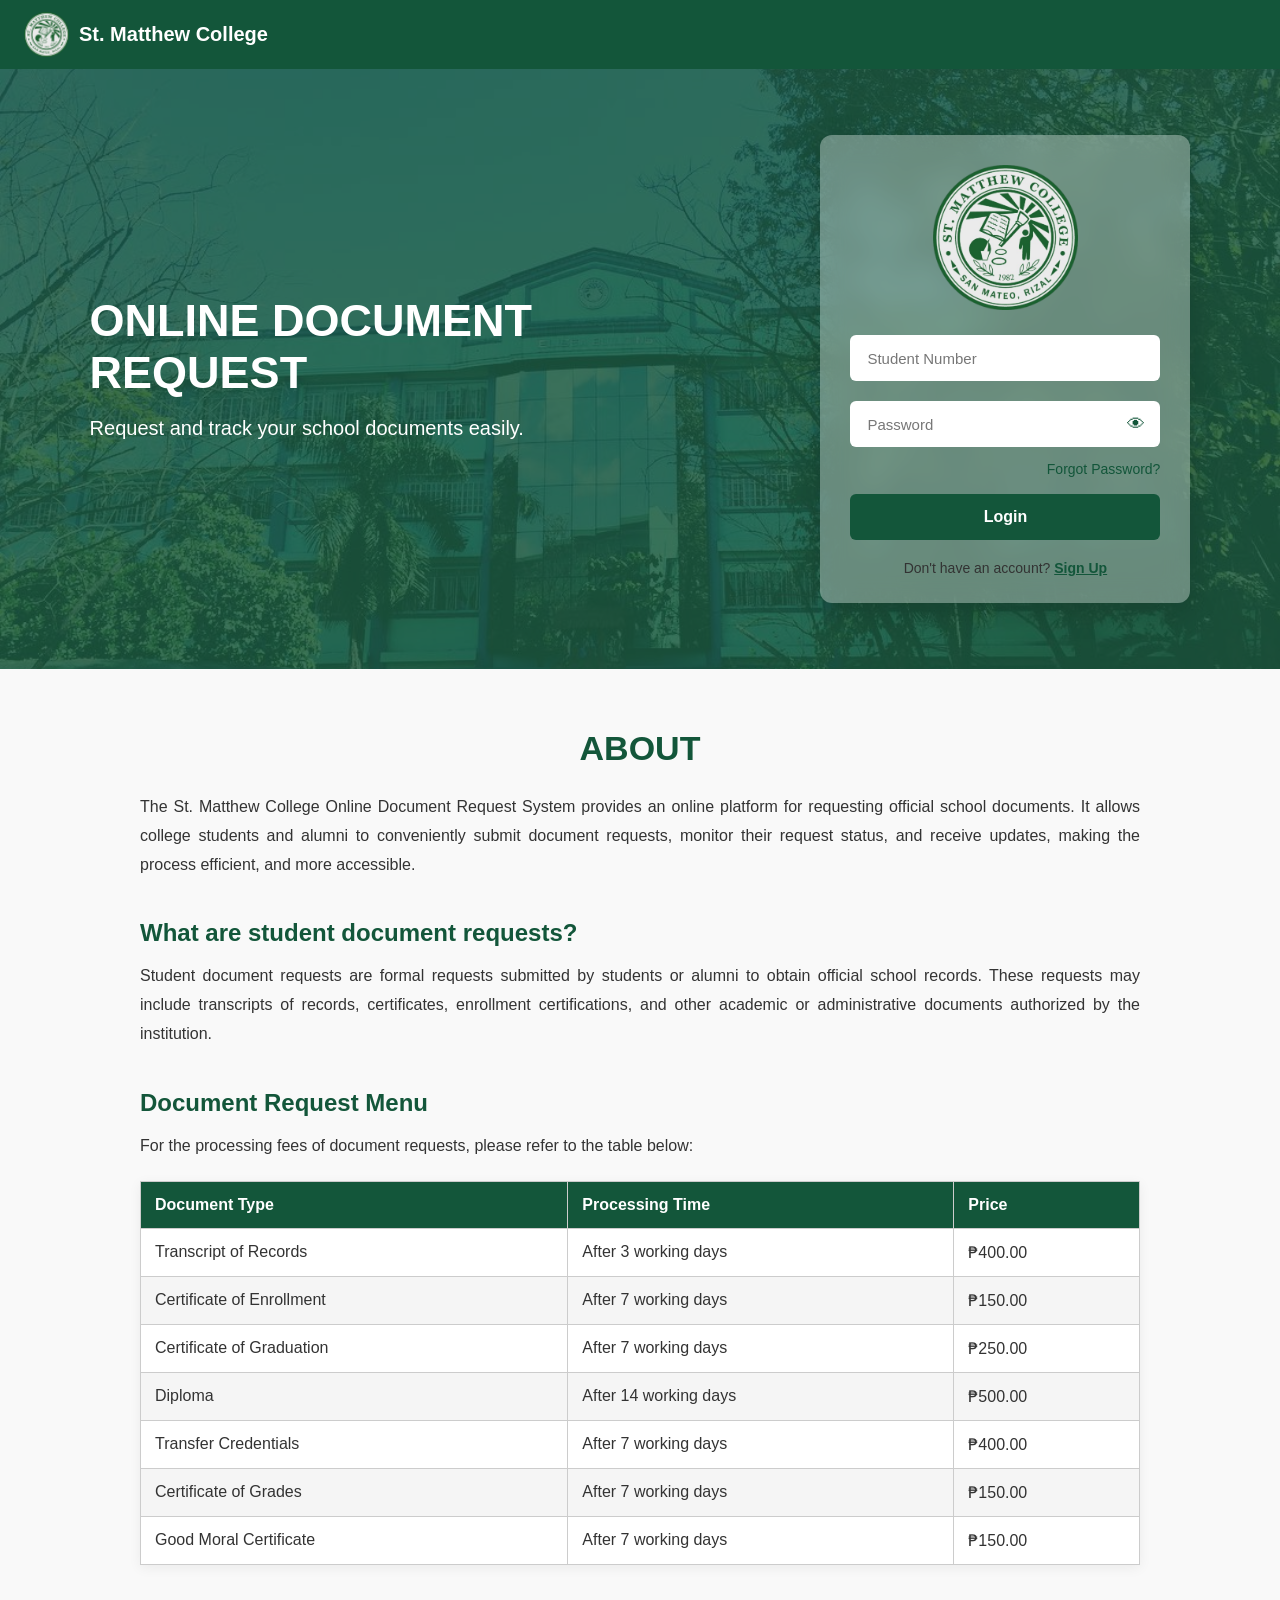
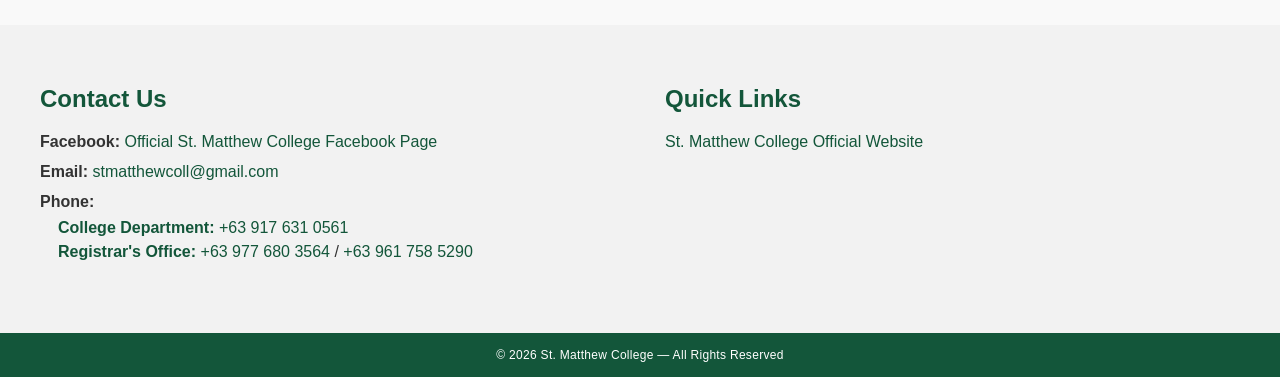
<file: student-dashboard.html>
<!DOCTYPE html>
<html lang="en">

<head>
    <meta charset="UTF-8">
    <meta name="viewport" content="width=device-width, initial-scale=1.0">
    <title>St. Matthew College</title>
    <link rel="stylesheet" href="student-dashboard.css">
</head>

<body>

    <header class="navbar">

        <div class="logo-container">
            <img src="logo.png" alt="St. Matthew College Logo" class="header-logo">
            <div class="header-text">St. Matthew College</div>
        </div>

        <button type="button" class="header-btn">Log Out</button>

    </header>

    <div class="dashboard-container">

        <aside class="sidebar" id="studentSidebar">

            <div class="profile-section">

                <img src="profile.png"
                    alt="Profile Picture"
                    class="profile-img"
                    id="profileImage">

                <h2 class="student-name" id="studentName"></h2>

                <p class="student-number" id="studentNumber"></p>

                <div class="profile-info-box">

                    <div class="profile-info-item">
                        <span class="profile-info-label">Program</span>
                        <span class="profile-info-value" id="studentProgram"></span>
                    </div>

                    <div class="profile-info-item">
                        <span class="profile-info-label">Home Address</span>
                        <span class="profile-info-value" id="studentAddress"></span>
                    </div>

                    <div class="profile-info-item">
                        <span class="profile-info-label">Email Address</span>
                        <span class="profile-info-value" id="studentEmail"></span>
                    </div>

                    <div class="profile-info-item">
                        <span class="profile-info-label">Phone Number</span>
                        <span class="profile-info-value" id="studentPhone"></span>
                    </div>

                </div>

                <button type="button" class="edit-profile-btn">Edit Profile</button>

            </div>

        </aside>

        <main class="main-content">

            <section class="hero">

                <div>
                    <p class="hero-welcome">WELCOME!</p>
                    <h1>Good Day, <span id="welcomeName"></span>!</h1>
                    <p>Manage your documents and track your requests<br>easily in one place.</p>
                </div>

            </section>

            <section class="document-services">

                <button class="service-btn request-service" id="requestDocument">
                    <span class="service-icon">+</span>
                    <span class="service-title">Request Document</span>
                    <span class="service-description">Submit a request for your school documents.</span>
                    <span class="service-link">Get Started <span>→</span></span>
                </button>

                <button class="service-btn tracking-service" id="statusTracking">
                    <span class="service-icon">↗</span>
                    <span class="service-title">Status Tracking</span>
                    <span class="service-description">Check the real-time status of your document requests.</span>
                    <span class="service-link">Get Started <span>→</span></span>
                </button>

            </section>

            <section class="history-panel">

                <div class="history-heading">
                    <h2>Request History</h2>
                    <span class="history-subtitle">View All</span>
                </div>

                <div class="history-list" id="historyList">
                    <p class="latest-history" id="latestHistory">No request history yet.</p>
                </div>

                <div id="historyModal" class="history-modal">

                    <div class="history-modal-content">

                        <span class="history-close-btn">&times;</span>

                        <h2>Request History</h2>

                        <div id="allHistoryList" class="all-history-list">
                        </div>

                    </div>

                </div>

                <div id="historyDetailsModal" class="history-details-modal">

                    <div class="history-details-modal-content">

                        <span class="history-details-close-btn">&times;</span>

                        <h2>Request Details</h2>

                        <div id="historyDetails">
                        </div>

                    </div>

                </div>

            </section>

            <section class="notification-panel">

                <div class="notification-heading">
                    <h2>Notifications</h2>
                    <span class="notification-subtitle">View All</span>
                    <span class="notification-badge" id="notificationCount">0</span>
                </div>

                <div class="notification-list" id="notificationList">
                    <p class="latest-notification" id="latestNotification">No notifications.</p>
                </div>

                <div id="notificationModal" class="notification-modal">

                    <div class="notification-modal-content">

                        <span class="notification-close-btn">&times;</span>

                        <h2>Notifications</h2>

                        <div id="allNotificationList" class="all-notification-list">
                        </div>

                    </div>

                </div>

                <div id="notificationDetailsModal" class="notification-details-modal">

                    <div class="notification-details-modal-content">

                        <span class="notification-details-close-btn">&times;</span>

                        <h2>Notification</h2>

                        <div id="notificationDetails">
                        </div>

                    </div>

                </div>

            </section>

            <section class="announcement-panel">

                <div class="announcement-heading">
                    <h2>Announcement</h2>
                </div>

                <div class="announcement-list" id="announcementList">
                    <p class="latest-announcement" id="latestAnnouncement">No announcement yet.</p>
                </div>

                <div id="announcementDetailsModal" class="announcement-details-modal">

                    <div class="announcement-details-modal-content">

                        <span class="announcement-details-close-btn">&times;</span>

                        <h2>Announcement</h2>

                        <div id="announcementDetails">
                        </div>

                    </div>

                </div>

            </section>

            <footer class="dashboard-footer">
                © 2026 St. Matthew College — All Rights Reserved
            </footer>

        </main>

    </div>

    <div id="profileModal" class="profile-modal">

        <div class="profile-modal-content">

            <span class="close-btn">&times;</span>

            <h2>Edit Profile</h2>

            <div class="profile-container">

                <div class="profile-left">
                    <img
                        src="profile.png"
                        id="previewImage"
                        class="modal-profile-img">

                    <input
                        type="file"
                        id="profileUpload"
                        accept="image/*">
                </div>

                <div class="profile-right">

                    <div class="profile-input-group">
                        <label>Home Address</label>
                        <input type="text" id="address" value="Home Address">
                    </div>

                    <div class="profile-input-group">
                        <label>Email Address</label>
                        <input type="email" id="email" value="Email Address">
                    </div>

                    <div class="profile-input-group">
                        <label>Phone Number</label>
                        <input type="tel" id="phone" inputmode="numeric" pattern="[0-9]{11}" minlength="11" maxlength="11" value="Phone Number">
                    </div>

                    <div class="profile-input-group">
                        <label>Password</label>
                        <button
                            type="button"
                            class="change-password-btn">
                            Change Password
                        </button>
                    </div>

                    <div id="passwordModal" class="password-modal">

                        <div class="password-modal-content">

                            <span class="close-btn">&times;</span>

                            <h2>Change Password</h2>

                            <div class="profile-input-group">
                                <label>Current Password</label>
                                <input type="password" id="oldPassword">
                                <button type="button" 
                                    class="password-toggle" 
                                    id="oldPasswordToggle"
                                    title="Show Password">
                                    <span>&#128065;</span>
                                </button>

                                <p id="currentPasswordMessage" class="password-error-message">
                                    Current password is incorrect.
                                </p>
                            </div>

                            <div class="profile-input-group">
                                <label>New Password</label>
                                <input type="password" id="newPassword" minlength="8">
                                <button type="button" 
                                    class="password-toggle" 
                                    id="newPasswordToggle"
                                    title="Show Password">
                                    <span>&#128065;</span>
                                </button>
                            </div>

                            <div class="profile-input-group">
                                <label>Confirm New Password</label>
                                <input type="password" id="confirmPassword" minlength="8">
                                <button type="button" 
                                    class="password-toggle" 
                                    id="confirmPasswordToggle"
                                    title="Show Password">
                                    <span>&#128065;</span>
                                </button>

                                <p id="passwordMatchMessage" class="password-error-message">
                                    New passwords do not match.
                                </p>
                            </div>

                            <button class="save-btn">Update Password</button>

                        </div>

                    </div>

                    <div id="emailOtpModal" class="email-otp-modal">

                        <div class="email-otp-modal-content">

                            <h2>Email Verification</h2>

                            <p id="emailOtpMessage">
                                We've sent a 6-digit verification code to your new email address.
                                <br><br>
                                Please enter the code below to continue.
                            </p>

                            <p id="emailNewOtpMessage">
                                A new verification code has been sent to your new email address.
                                <br><br>
                                Please enter the code below to continue.
                            </p>

                            <input
                                type="text"
                                id="emailOtpInput"
                                maxlength="6"
                                placeholder="------">

                            <div class="otp-buttons">
                                <button
                                    type="button"
                                    class="email-otp-cancel-btn">
                                    Cancel
                                </button>

                                <button
                                    type="button"
                                    class="email-otp-verify-btn"
                                    id="verifyEmailOtpButton">
                                    Verify
                                </button>
                            </div>

                            <button
                                type="button"
                                class="resend-email-otp-btn"
                                id="resendEmailOtpButton">
                                Resend OTP
                            </button>

                        </div>

                    </div>

                    <div id="emailSuccessModal" class="email-success-modal">

                        <div class="email-success-modal-content">

                            <h2>Email Verified Successfully!</h2>

                            <p>
                                Your new email address has been verified successfully.
                            </p>

                            <button
                                type="button"
                                class="verify-btn"
                                id="emailSuccessOkBtn">
                                OK
                            </button>

                        </div>

                    </div>

                    <p id="passwordUpdateMessage" class="password-update-message">
                        Password updated. Click "Save Changes" to save your changes.
                    </p>

                    <button type="button" class="save-btn">Save Changes</button>

                </div>

            </div>

        </div>

    </div>

    <div id="profileSuccessModal" class="profile-sucess-modal">

        <div class="profile-sucess-modal-content">

            <h2>Profile Updated Successfully!</h2>

            <p>
                Your profile information has been updated successfully.
            </p>

            <div class="otp-buttons">

                <button
                    type="button"
                    class="verify-btn">
                    OK
                </button>

            </div>

        </div>

    </div>

    <div id="requestModal" class="request-modal">

        <div class="request-modal-content">

            <span class="close-btn">&times;</span>

            <h2>Request Document</h2>

            <form id="requestForm">

                <div class="request-input-group">

                    <label>Document Type</label>

                    <select id="documentType" required>

                        <option value="">Select Document</option>

                    </select>

                </div>

                <div class="request-input-group">

                    <label>Purpose</label>

                    <select id="purpose" required>

                        <option value="">Select Purpose</option>

                        <option>Employment</option>
                        <option>Scholarship</option>
                        <option>Transfer</option>
                        <option>Enrollment</option>
                        <option>Government</option>
                        <option>Licensure</option>
                        <option>Personal</option>

                    </select>

                </div>

                <div class="request-input-group">

                    <label>Number of Copies</label>

                    <input
                        type="number"
                        id="copies"
                        min="1"
                        placeholder="Enter number of copies"
                        required>

                </div>

                <div class="request-input-group">

                    <label>Delivery Method</label>

                    <div class="radio-group">

                        <label>

                            <input
                                type="radio"
                                name="delivery"
                                checked>

                            Pick Up at Registrar's Office

                        </label>

                    </div>

                </div>

                <div class="request-input-group">

                    <label>Payment Method</label>

                    <div class="radio-group">

                        <label>

                            <input
                                type="radio"
                                name="payment"
                                checked>

                            Online

                        </label>

                        <label>

                            <input
                                type="radio"
                                name="payment">

                            Physical

                        </label>

                    </div>

                </div>

                <div class="request-input-group">

                    <label>Special Instructions (Optional)</label>

                    <textarea
                        id="instructions"
                        rows="5"
                        placeholder="Enter additional instructions..."></textarea>

                </div>

                <div class="modal-buttons">

                    <button
                        type="button"
                        class="request-cancel-btn">

                        Cancel

                    </button>

                    <button 
                        type="submit"
                        class="request-submit-btn">

                        Submit Request

                    </button>

                </div>

            </form>

        </div>

    </div>

    <div id="requestOtpModal" class="request-otp-modal">

        <div class="request-otp-modal-content">

            <h2>Email Verification</h2>

            <p id="requestOtpMessage">
                We've sent a 6-digit verification code to your email address.
                <br><br>
                Please enter the code below to confirm your document request.
            </p>

            <p id="requestNewOtpMessage">
                A new verification code has been sent to your email.
                <br><br>
                Please enter the code below to continue.
            </p>

            <input
                type="text"
                id="requestOtpInput"
                maxlength="6"
                placeholder="------">

            <div class="otp-buttons">

                <button
                    type="button"
                    class="request-otp-cancel-btn">
                    Cancel
                </button>

                <button
                    type="button"
                    class="request-otp-verify-btn"
                    id="verifyRequestOtpButton">
                    Verify
                </button>

            </div>

            <button
                type="button"
                class="resend-request-otp-btn"
                id="resendRequestOtpButton">
                Resend OTP
            </button>

        </div>

    </div>

    <div id="requestSuccessModal" class="request-success-modal">

        <div class="request-success-modal-content">

            <h2>Request Submitted Successfully!</h2>

            <p>
                Your document request has been submitted successfully.
                <br><br>

                <strong>Reference Number:</strong>
                <span id="successReferenceNumber"></span>

                <br><br>

                Your request is now pending review by the Registrar's Office.
                You will receive an email notification once your request has been reviewed and processed.
            </p>

            <button
                type="button"
                class="verify-btn"
                id="requestSuccessOkBtn">
                OK
            </button>

        </div>

    </div>

    <div id="trackingModal" class="tracking-modal">

        <div class="tracking-modal-content">

            <span class="close-btn">&times;</span>

            <h2>Status Tracking</h2>

            <div class="tracking-input-group">

                <label>Document Reference Number</label>

                <input
                    type="text"
                    id="referenceNumber"
                    placeholder="Enter your reference number">

            </div>

            <button
                type="button"
                class="track-btn">

                Track Status

            </button>

            <div id="trackingResult" class="tracking-result">

                <h3>Your Document Request</h3>

                <div id="requestDetails" class="request-details-card"></div>

            </div>

        </div>

    </div>

    <div id="appointmentSuccessModal" class="appointment-sucess-modal">

        <div class="appointment-sucess-modal-content">

            <h2>Appointment Confirmed!</h2>

            <p>
                Your pickup appointment has been successfully scheduled.
                <br><br>

                <strong>Pickup Date:</strong>
                <span id="appointmentSuccessDate"></span>

                <br><br>

                A confirmation email has been sent to your registered email address.
            </p>

            <div class="otp-buttons">

                <button
                    type="button"
                    class="appointment-success-verify-btn">

                    OK

                </button>

            </div>

        </div>

    </div>
    
    <script src="student-dashboard.js"></script>

</body>
</html>
</file>
<file: index.css>
/* ==========================================
   RESET
========================================== */

* {
    margin: 0;
    padding: 0;
    box-sizing: border-box;
}

body {
    font-family: "Segoe UI", Tahoma, Geneva, Verdana, sans-serif;
    background: #f7f7f7;
    color: #333;
}

/* ==========================================
   NAVIGATION BAR
========================================== */

.navbar {
    position: sticky;
    top: 0;
    z-index: 1000;
    display: flex;
    justify-content: space-between;
    align-items: center;
    padding: 12px 24px;
    background: #13563a;
}

.logo-container {
    display: flex;
    align-items: center;
    gap: 10px;
}

.header-logo {
    width: 45px;
    height: 45px;
    object-fit: contain;
}

.header-text {
    color: white;
    font-size: 20px;
    font-weight: bold;
}

/* ==========================================
   HERO SECTION
========================================== */

.hero {
    position: relative;
    height: 600px;
    overflow: hidden;
}

.hero::before {
    content: "";
    position: absolute;
    inset: 0;
    background-image: url("1.png");
    background-size: cover;
    background-position: center;
}

.hero-overlay {
    position: relative;
    z-index: 1;
    display: flex;
    align-items: center;
    justify-content: space-between;
    gap: 60px;
    height: 100%;
    padding: 45px 7%;
    background: rgba(19, 86, 58, 0.78);
    color: white;
}

/* ==========================================
   HERO CONTENT
========================================== */

.hero-content {
    flex: 1;
    max-width: 720px;
}

.hero-content h1 {
    font-size: 45px;
    line-height: 1.15;
    margin-bottom: 14px;
}

.hero-content p {
    font-size: 20px;
    line-height: 1.5;
}

/* ==========================================
   LOGIN CARD
========================================== */

.home-login-card {
    width: 370px;
    flex-shrink: 0;
    padding: 30px 30px 27px;
    border-radius: 12px;
    background: rgba(255, 255, 255, 0.34);
    backdrop-filter: blur(12px);
    -webkit-backdrop-filter: blur(12px);
    box-shadow: 0 8px 30px rgba(0, 0, 0, 0.16);
}

.login-logo {
    display: block;
    width: 145px;
    height: 145px;
    object-fit: contain;
    margin: 0 auto 25px;
}

/* ==========================================
   LOGIN FIELDS
========================================== */

.login-field {
    margin-bottom: 20px;
}

.login-field input {
    width: 100%;
    height: 46px;
    padding: 0 16px;
    border: 1px solid rgba(255, 255, 255, 0.55);
    border-radius: 6px;
    background: white;
    color: #333;
    font-size: 15px;
    outline: none;
}

.login-field input::placeholder {
    color: #777;
}

.login-field input:focus {
    border-color: #13563a;
    box-shadow: 0 0 0 2px rgba(19, 86, 58, 0.15);
}

/* ==========================================
   PASSWORD FIELD
========================================== */

.password-field {
    position: relative;
}

.password-field input {
    padding-right: 48px;
}

.password-toggle {
    position: absolute;
    top: 50%;
    right: 8px;
    width: 32px;
    height: 32px;
    display: grid;
    place-items: center;
    transform: translateY(-50%);
    border: 0;
    border-radius: 4px;
    background: transparent;
    color: #13563a;
    font-size: 18px;
    cursor: pointer;
}

.password-toggle:hover,
.password-toggle:focus-visible {
    background: #e8f1ec;
    outline: none;
}

/* ==========================================
   FORGOT PASSWORD
========================================== */

.forgot-password {
    text-align: right;
    margin-top: -7px;
    margin-bottom: 16px;
}

.forgot-password a {
    color: #13563a;
    text-decoration: none;
    font-size: 14px;
    cursor: pointer;
}

.forgot-password a:hover {
    text-decoration: underline;
}

/* ==========================================
   LOGIN BUTTON
========================================== */

.home-login-btn {
    width: 100%;
    height: 46px;
    border: none;
    border-radius: 6px;
    background: #13563a;
    color: white;
    font-size: 16px;
    font-weight: bold;
    cursor: pointer;
    transition: 0.3s;
}

.home-login-btn:hover {
    background: #0e432d;
}

#loginMessage {
    text-align: center;
    margin-top: 12px;
    font-size: 14px;
}

/* ==========================================
   SIGN UP
========================================== */

.signup-text {
    margin-top: 20px;
    text-align: center;
    color: #333;
    font-size: 14px;
}

.signup-text a {
    color: #13563a;
    font-weight: 600;
    text-decoration: underline;
}

.signup-text a:hover {
    text-decoration: none;
}

/* ==========================================
   FORGOT PASSWORD MODAL
========================================== */

.modal {
    display: none;
    position: fixed;
    inset: 0;
    z-index: 2000;
    align-items: center;
    justify-content: center;
    padding: 20px;
    background: rgba(0, 0, 0, 0.55);
}

.modal-content {
    position: relative;
    width: 420px;
    max-width: 100%;
    padding: 35px;
    border-radius: 12px;
    background: white;
    box-shadow: 0 8px 30px rgba(0, 0, 0, 0.2);
}

.close-modal {
    position: absolute;
    top: 10px;
    right: 18px;
    color: #666;
    font-size: 28px;
    cursor: pointer;
}

.close-modal:hover {
    color: #13563a;
}

.modal-content h2 {
    margin-bottom: 12px;
    color: #13563a;
    font-size: 25px;
}

.modal-content p {
    margin-bottom: 20px;
    color: #666;
    line-height: 1.6;
}

#forgotPasswordForm input {
    width: 100%;
    height: 46px;
    padding: 0 15px;
    margin-bottom: 14px;
    border: 1px solid #ccc;
    border-radius: 6px;
    font-size: 15px;
    outline: none;
}

#forgotPasswordForm input:focus {
    border-color: #13563a;
    box-shadow: 0 0 0 2px rgba(19, 86, 58, 0.1);
}

#forgotPasswordForm button,
#forgotPasswordDone {
    width: 100%;
    height: 46px;
    border: none;
    border-radius: 6px;
    background: #13563a;
    color: white;
    font-size: 15px;
    font-weight: bold;
    cursor: pointer;
}

#forgotPasswordForm button:hover,
#forgotPasswordDone:hover {
    background: #0e432d;
}

.forgot-password-result {
    display: none;
}

/* ==========================================
   ABOUT SECTION
========================================== */

.about {
    padding: 60px 20px;
    background: #f9f9f9;
}

.about-container {
    max-width: 1000px;
    margin: auto;
}

.about h1 {
    text-align: center;
    color: #13563a;
    font-size: 34px;
    margin-bottom: 25px;
}

.about h2 {
    margin-top: 40px;
    margin-bottom: 15px;
    color: #13563a;
    font-size: 24px;
}

.about p {
    margin-bottom: 15px;
    line-height: 1.8;
    text-align: justify;
}

/* ==========================================
   DOCUMENT TABLE
========================================== */

.document-table {
    width: 100%;
    margin-top: 20px;
    border-collapse: collapse;
    background: white;
    box-shadow: 0 3px 12px rgba(0, 0, 0, 0.06);
}

.document-table th,
.document-table td {
    padding: 14px;
    border: 1px solid #ccc;
    text-align: left;
}

.document-table th {
    background: #13563a;
    color: white;
}

.document-table tr:nth-child(even) {
    background: #f5f5f5;
}

.document-table tr:hover {
    background: #eef6ef;
}

/* ==========================================
   CONTACT SECTION
========================================== */

.contact-section {
    display: flex;
    justify-content: space-between;
    gap: 50px;
    padding: 60px 40px;
    background: #f2f2f2;
}

.contact-column,
.quick-links-column {
    flex: 1;
}

.contact-section h2 {
    margin-bottom: 20px;
    color: #13563a;
}

.contact-list,
.quick-links-list {
    list-style: none;
}

.contact-list li,
.quick-links-list li {
    margin-bottom: 12px;
}

.contact-list a,
.quick-links-list a {
    color: #13563a;
    text-decoration: none;
}

.contact-list a:hover,
.quick-links-list a:hover {
    text-decoration: underline;
}

.phone-list {
    list-style: none;
    margin-top: 8px;
    margin-left: 18px;
    padding: 0;
}

.phone-list li {
    margin-bottom: 6px;
}

.phone-list strong {
    color: #13563a;
}

/* ==========================================
   FOOTER
========================================== */

.site-footer {
    width: 100%;
    background-color: #13563a;
    color: #ffffff;
    text-align: center;
    padding: 15px 0;
    font-size: 12px;
    letter-spacing: 0.3px;
}

/* ==========================================
   RESPONSIVE DESIGN
========================================== */

@media (max-width: 768px) {

    /* NAVIGATION BAR */

    .navbar {
        padding: 10px 16px;
    }

    .logo-container {
        gap: 8px;
        min-width: 0;
    }

    .header-logo {
        width: 32px;
        height: 32px;
        flex-shrink: 0;
    }

    .header-text {
        font-size: 16px;
        white-space: nowrap;
    }


    /* HERO SECTION */

    .hero {
        height: auto;
        min-height: 760px;
    }

    .hero-overlay {
        flex-direction: column;
        justify-content: center;
        gap: 35px;
        padding: 45px 25px;
        text-align: center;
    }

    .hero-content {
        max-width: 650px;
    }

    .hero-content h1 {
        font-size: 32px;
        line-height: 1.2;
        margin-bottom: 12px;
    }

    .hero-content p {
        font-size: 16px;
        line-height: 1.5;
    }


    /* LOGIN CARD */

    .home-login-card {
        width: min(370px, 100%);
        padding: 27px 25px 24px;
    }

    .login-logo {
        width: 120px;
        height: 120px;
        margin-bottom: 20px;
    }


    /* MODAL */

    .modal-content {
        padding: 30px 25px;
    }


    /* ABOUT SECTION */

    .about {
        padding: 40px 20px;
    }

    .about-container {
        width: 100%;
    }

    .about h1 {
        font-size: 28px;
        margin-bottom: 20px;
    }

    .about h2 {
        font-size: 22px;
        line-height: 1.3;
        margin-top: 30px;
    }

    .about p {
        font-size: 15px;
        line-height: 1.7;
        text-align: left;
    }


    /* DOCUMENT TABLE */

    .document-table {
        display: block;
        width: 100%;
        overflow-x: auto;
        -webkit-overflow-scrolling: touch;
        white-space: nowrap;
    }

    .document-table th,
    .document-table td {
        padding: 12px;
        font-size: 14px;
    }


    /* CONTACT SECTION */

    .contact-section {
        flex-direction: column;
        gap: 30px;
        padding: 40px 20px;
    }

    .contact-section h2 {
        font-size: 22px;
    }

    .contact-list li,
    .quick-links-list li {
        font-size: 14px;
        line-height: 1.6;
    }

    .contact-list a,
    .quick-links-list a {
        overflow-wrap: anywhere;
    }

    .phone-list {
        margin-left: 10px;
    }


    /* FOOTER */

    .site-footer {
        padding: 14px 15px;
        font-size: 11px;
        line-height: 1.5;
    }
}
</file>
<file: admin-dashboard.css>
/* ==========================================
   RESET
========================================== */

* {
    margin: 0;
    padding: 0;
    box-sizing: border-box;
}

body {
    margin: 0;
    font-family: "Segoe UI", Tahoma, Geneva, Verdana, sans-serif;
    background: #f7f7f7;
    color: #333;
    overflow: hidden;
}

/* ==========================================
   NAVIGATION BAR
========================================== */

.navbar {
    position: sticky;
    top: 0;
    z-index: 1000;
    display: flex;
    justify-content: space-between;
    align-items: center;
    height: 70px;
    padding: 12px 24px;
    background: #13563a;
}

.logo-container {
    display: flex;
    align-items: center;
    gap: 10px;
}

.header-logo {
    width: 45px;
    height: 45px;
    object-fit: contain;
}

.header-text {
    color: #fff;
    font-size: 20px;
    font-weight: bold;
}

/* ==========================================
   ADMIN MENU
========================================== */

.admin-menu {
    position: relative;
    margin-right: 15px;
}

.admin-btn {
    display: flex;
    align-items: center;
    gap: 9px;
    padding: 5px 8px;
    background: transparent;
    color: #fff;
    border: none;
    border-radius: 6px;
    font-family: inherit;
    cursor: pointer;
}

.admin-btn:hover {
    background: rgba(255, 255, 255, 0.1);
}

/* ==========================================
   ADMIN AVATAR
========================================== */

.admin-avatar {
    display: flex;
    align-items: center;
    justify-content: center;
    width: 32px;
    height: 32px;
    background: #fff;
    color: #13563a;
    border-radius: 50%;
    font-size: 16px;
    font-weight: 700;
    line-height: 1;
}

.admin-name {
    font-size: 14px;
    font-weight: 700;
}

.dropdown-arrow {
    margin-left: 2px;
    font-size: 9px;
    transition: transform 0.2s ease;
}

.admin-btn.active .dropdown-arrow {
    transform: rotate(180deg);
}

/* ==========================================
   ADMIN DROPDOWN
========================================== */

.admin-dropdown {
    position: absolute;
    top: calc(100% + 8px);
    right: 0;
    width: 200px;
    padding: 7px;
    background: #fff;
    border: 1px solid #ddd;
    border-radius: 8px;
    box-shadow: 0 5px 15px rgba(0, 0, 0, 0.15);
    display: none;
}

.admin-dropdown.show {
    display: block;
}

/* ==========================================
   DROPDOWN ITEMS
========================================== */

.dropdown-item {
    width: 100%;
    display: flex;
    align-items: center;
    gap: 12px;
    padding: 11px 12px;
    background: transparent;
    color: #333;
    border: none;
    border-radius: 6px;
    font-family: inherit;
    font-size: 13px;
    font-weight: 700;
    text-align: left;
    cursor: pointer;
}

.dropdown-item i {
    width: 17px;
    font-size: 14px;
    text-align: center;
}

.dropdown-item:hover {
    background: #f1f5f3;
}

.logout-item {
    color: #b42318;
}

/* ==========================================
   DASHBOARD LAYOUT
========================================== */

.dashboard-container {
    display: flex;
    height: calc(100vh - 70px);
    background: #f4f9fa;
    overflow: hidden;
}

 /* ==========================================
   SIDEBAR
========================================== */

.sidebar {
    width: 280px;
    height: calc(100vh - 70px);
    padding: 18px 14px;
    background: #0e432d;
    color: #fff;
    flex-shrink: 0;
    display: flex;
    flex-direction: column;
    overflow: hidden;
}

/* ==========================================
   SIDEBAR MENU
========================================== */

.sidebar-menu {
    width: 100%;
    display: flex;
    flex-direction: column;
    gap: 4px;
}

/* ==========================================
   SIDEBAR ITEMS
========================================== */

.sidebar-item {
    width: 100%;
    display: flex;
    align-items: center;
    gap: 14px;
    padding: 15px 15px;
    background: transparent;
    color: #fff;
    border: none;
    border-radius: 7px;
    font-family: inherit;
    font-size: 15px;
    font-weight: 600;
    text-align: left;
    cursor: pointer;
}

.sidebar-item:hover {
    background: rgba(255, 255, 255, 0.1);
}

.sidebar-item.active {
    background: rgba(255, 255, 255, 0.1);
}

.sidebar-icon {
    width: 22px;
    font-size: 20px;
    font-weight: 400;
    text-align: center;
    flex-shrink: 0;
}

/* ==========================================
   ACCOUNT MANAGEMENT DROPDOWN
========================================== */

.sidebar-dropdown {
    width: 100%;
}

.account-btn {
    position: relative;
}

.sidebar-arrow {
    margin-left: auto;
    font-size: 9px;
    transition: transform 0.2s ease;
}

.account-btn.active .sidebar-arrow {
    transform: rotate(180deg);
}

/* ==========================================
   SUBMENU
========================================== */

.submenu {
    display: none;
    flex-direction: column;
    margin: 2px 0 4px 32px;
    padding-left: 10px;
    border-left: 1px solid rgba(255, 255, 255, 0.25);
}

.submenu.show {
    display: flex;
}

.submenu-item {
    width: 100%;
    padding: 9px 10px;
    background: transparent;
    color: #c9ddd4;
    border: none;
    border-radius: 5px;
    font-family: inherit;
    font-size: 14px;
    font-weight: 500;
    text-align: left;
    cursor: pointer;
}

.submenu-item:hover {
    background: rgba(255, 255, 255, 0.08);
    color: #fff;
}

/* ==========================================
   SIDEBAR LOGO
========================================== */

.sidebar-logo {
    position: absolute;
    bottom: 15px;
    left: 0;
    width: 280px;
    display: flex;
    justify-content: center;
    align-items: center;
    pointer-events: none;
}

.sidebar-logo img {
    width: 225px;
    height: 225px;
    object-fit: contain;
    opacity: 0.10;
}

/* ==========================================
   MAIN CONTENT
========================================== */

.main-content {
    flex: 1;
    position: relative;
    overflow-y: auto;
}

/* ==========================================
   PAGE HEADER
========================================== */

.page-header {
    padding: 35px 40px;
}

.page-header h1 {
    display: flex;
    align-items: center;
    gap: 12px;
    margin: 0;
    color: #13563a;
    font-size: 30px;
    font-weight: 700;
}

.page-icon {
    font-size: 30px;
    font-weight: 700;
}

.page-header p {
    margin: 8px 0 0 39px;
    color: #6b7280;
    font-size: 14px;
    line-height: 1.5;
}

/* ==========================================
   CHANGE PASSWORD MODAL
========================================== */

.admin-modal {
    display: none;
    position: fixed;
    inset: 0;
    z-index: 1000;
    justify-content: center;
    align-items: center;
    padding: 20px;
    background: rgba(0, 0, 0, 0.45);
}

.admin-modal.show {
    display: flex;
}

.admin-modal-content {
    width: 100%;
    max-width: 430px;
    padding: 28px;
    background: #ffffff;
    border: 1px solid #dfe7e2;
    border-radius: 12px;
    box-shadow: 0 18px 45px rgba(0, 0, 0, 0.18);
    animation: adminModalFade 0.2s ease;
}

.admin-modal-header {
    display: flex;
    align-items: center;
    justify-content: space-between;
    margin-bottom: 24px;
}

.admin-modal-header h2 {
    margin: 0;
    color: #18352a;
    font-size: 21px;
    font-weight: 700;
}

.admin-modal-close {
    width: 32px;
    height: 32px;
    padding: 0;
    border: none;
    border-radius: 50%;
    background: transparent;
    color: #718078;
    font-size: 25px;
    line-height: 1;
    cursor: pointer;
    transition: 0.2s ease;
}

.admin-modal-close:hover {
    background: #f1f5f3;
    color: #18352a;
}

#changePasswordForm {
    display: flex;
    flex-direction: column;
}

#changePasswordForm label {
    margin-bottom: 7px;
    color: #30463c;
    font-size: 13px;
    font-weight: 600;
}

#changePasswordForm input {
    width: 100%;
    padding: 11px 13px;
    margin-bottom: 17px;
    border: 1px solid #ccd8d1;
    border-radius: 7px;
    outline: none;
    background: #ffffff;
    color: #24352d;
    font-family: inherit;
    font-size: 14px;
    transition: 0.2s ease;
}

#changePasswordForm input:focus {
    border-color: #3c8b63;
    box-shadow: 0 0 0 3px rgba(60, 139, 99, 0.10);
}

#changePasswordMessage {
    display: none;
    margin: -2px 0 14px;
    font-size: 13px;
    line-height: 1.4;
}

#changePasswordMessage.error,
#changePasswordMessage.success {
    display: block;
}

#changePasswordMessage.error {
    color: #b44b4b;
}

#changePasswordMessage.success {
    color: #2f7651;
}

.change-password-submit {
    width: 100%;
    padding: 12px;
    border: none;
    border-radius: 7px;
    background: #13563a;
    color: #ffffff;
    font-family: inherit;
    font-size: 14px;
    font-weight: 700;
    cursor: pointer;
    transition: background 0.2s ease;
}

.change-password-submit:hover {
    background: #176b47;
}

/* ==========================================
   PASSWORD FIELD
========================================== */

.password-field {
    position: relative;
    width: 100%;
    margin-bottom: 17px;
}

.password-field input {
    margin-bottom: 0 !important;
    padding-right: 45px !important;
}

.password-toggle {
    position: absolute;
    top: 50%;
    right: 12px;
    transform: translateY(-50%);
    padding: 4px;
    border: none;
    background: transparent;
    color: #718078;
    font-size: 16px;
    cursor: pointer;
}

.password-toggle:hover {
    color: #13563a;
}
</file>
<file: admin-accmgt.css>
/* ==========================================
   MANAGEMENT SECTIONS
========================================== */

.management-section {
    display: none;
}

.management-section.active {
    display: block;
}

/* ==========================================
   ACTIVE SUBMENU
========================================== */

.submenu-item.active {
    background: rgba(255, 255, 255, 0.1);
    color: #fff;
    font-weight: 600;
}

/* ==========================================
   STUDENT MANAGEMENT
========================================== */

.student-container {
    margin: 0 40px 40px;
    padding: 24px;
    background: #fff;
    border: 1px solid #e1e5e3;
    border-radius: 10px;
    box-shadow: 0 2px 8px rgba(0, 0, 0, 0.06);
}

.student-top {
    display: flex;
    align-items: center;
    justify-content: space-between;
    gap: 25px;
    padding-bottom: 20px;
    border-bottom: 1px solid #e5e9e7;
}

.student-top h2 {
    margin: 0;
    color: #13563a;
    font-size: 19px;
    font-weight: 700;
    white-space: nowrap;
}

.student-controls {
    display: flex;
    align-items: center;
    justify-content: flex-end;
    gap: 10px;
}

.student-search {
    position: relative;
    width: 300px;
}

.student-search .search-icon {
    position: absolute;
    left: 12px;
    top: 50%;
    transform: translateY(-50%);
    color: #777;
    font-size: 18px;
    pointer-events: none;
}

.student-search input {
    width: 100%;
    height: 36px;
    padding: 0 12px 0 35px;
    border: 1px solid #d5ddd9;
    border-radius: 6px;
    background: #fff;
    color: #333;
    font-family: inherit;
    font-size: 13px;
    box-sizing: border-box;
}

.student-search input::placeholder {
    color: #999;
}

.student-search input:focus {
    outline: none;
    border-color: #13563a;
    box-shadow: 0 0 0 2px rgba(19, 86, 58, 0.08);
}

.student-controls select {
    height: 36px;
    padding: 0 30px 0 11px;
    border: 1px solid #d5ddd9;
    border-radius: 6px;
    background: #fff;
    color: #444;
    font-family: inherit;
    font-size: 13px;
    cursor: pointer;
}

.student-controls select:focus {
    outline: none;
    border-color: #13563a;
    box-shadow: 0 0 0 2px rgba(19, 86, 58, 0.08);
}


/* ==========================================
   STUDENT TABLE
========================================== */

.student-table-wrapper {
    width: 100%;
    overflow-x: auto;
    margin-top: 20px;
}

.student-table {
    width: 100%;
    border-collapse: collapse;
    table-layout: fixed;
}

.student-table th {
    padding: 13px 15px;
    background: #13563a;
    color: #fff;
    font-size: 13px;
    font-weight: 600;
    text-align: left;
}

.student-table th:first-child {
    border-radius: 6px 0 0 0;
}

.student-table th:last-child {
    border-radius: 0 6px 0 0;
}

.student-table td {
    padding: 14px 15px;
    border-bottom: 1px solid #edf0ee;
    color: #444;
    font-size: 13px;
    vertical-align: middle;
}

.student-table tbody tr:hover {
    background: #fafcfb;
}


/* ==========================================
   COLUMN WIDTHS
========================================== */

.student-table th:nth-child(1),
.student-table td:nth-child(1) {
    width: 18%;
}

.student-table th:nth-child(2),
.student-table td:nth-child(2) {
    width: 25%;
}

.student-table th:nth-child(3),
.student-table td:nth-child(3) {
    width: 20%;
}

.student-table th:nth-child(4),
.student-table td:nth-child(4) {
    width: 17%;
}

.student-table th:nth-child(5),
.student-table td:nth-child(5) {
    width: 20%;
}


/* ==========================================
   STUDENT STATUS
========================================== */

.student-status {
    display: inline-flex;
    align-items: center;
    padding: 5px 11px;
    border-radius: 20px;
    font-size: 11px;
    font-weight: 600;
}

.student-status.pending {
    background: #fff4d6;
    color: #8a6500;
}

.student-status.approved {
    background: #e7f3ed;
    color: #13563a;
}

.student-status.rejected {
    background: #fbe9e7;
    color: #b42318;
}


/* ==========================================
   STUDENT ACTION BUTTON
========================================== */

.student-action-btn {
    padding: 6px 14px;
    border: 1px solid #13563a;
    border-radius: 5px;
    background: #13563a;
    color: #fff;
    font-family: inherit;
    font-size: 12px;
    font-weight: 600;
    cursor: pointer;
}

.student-action-btn:hover {
    background: #0e432d;
    border-color: #0e432d;
}


/* ==========================================
   STUDENT FOOTER
========================================== */

.student-footer {
    display: flex;
    align-items: center;
    justify-content: space-between;
    padding-top: 18px;
}

.student-count {
    color: #777;
    font-size: 12px;
}


/* ==========================================
   PAGINATION
========================================== */

.pagination {
    display: flex;
    align-items: center;
    gap: 5px;
}

.page-btn {
    min-width: 30px;
    height: 30px;
    padding: 0 8px;
    border: 1px solid #d5ddd9;
    border-radius: 5px;
    background: #fff;
    color: #555;
    font-family: inherit;
    font-size: 12px;
    cursor: pointer;
}

.page-btn:hover {
    border-color: #13563a;
    color: #13563a;
}

.page-btn.active {
    border-color: #13563a;
    background: #13563a;
    color: #fff;
}

.page-btn:disabled {
    opacity: 0.45;
    cursor: not-allowed;
}

/* ==========================================
   ACCOUNT REGISTRATION DETAILS MODAL
========================================== */

.student-modal {
    display: none;
    position: fixed;
    inset: 0;
    z-index: 1000;
    align-items: center;
    justify-content: center;
    padding: 20px;
    background: rgba(0, 0, 0, 0.45);
}

.student-modal.show {
    display: flex;
}

.student-modal-box {
    width: 100%;
    max-width: 620px;
    background: #fff;
    border-radius: 10px;
    box-shadow: 0 8px 30px rgba(0, 0, 0, 0.15);
    overflow: hidden;
}

.student-modal-header {
    display: flex;
    align-items: center;
    justify-content: space-between;
    padding: 20px 24px;
    border-bottom: 1px solid #e5e9e7;
}

.student-modal-header h2 {
    margin: 0;
    color: #13563a;
    font-size: 19px;
    font-weight: 700;
}

.student-modal-close {
    width: 30px;
    height: 30px;
    padding: 0;
    border: none;
    background: transparent;
    color: #777;
    font-size: 25px;
    line-height: 1;
    cursor: pointer;
}

.student-modal-close:hover {
    color: #13563a;
}

.student-details {
    display: flex;
    flex-direction: column;
    padding: 10px 70px 24px;
}

.detail-item {
    display: grid;
    grid-template-columns: 150px 1fr;
    align-items: center;
    gap: 20px;
    padding: 13px 0;
    border-bottom: 1px solid #e5e9e7;
}

.detail-item:last-child {
    border-bottom: none;
}

.detail-label {
    color: #777;
    font-size: 11px;
    font-weight: 600;
}

.detail-value {
    color: #333;
    font-size: 13px;
    line-height: 1.5;
}

.student-modal-actions {
    display: flex;
    justify-content: flex-end;
    gap: 10px;
    padding: 18px 24px;
    border-top: 1px solid #e5e9e7;
    background: #fafcfb;
}

.student-reject-btn,
.student-approve-btn {
    min-width: 90px;
    height: 36px;
    padding: 0 16px;
    border-radius: 5px;
    font-family: inherit;
    font-size: 12px;
    font-weight: 600;
    cursor: pointer;
}

.student-reject-btn {
    border: 1px solid #b42318;
    background: #fff;
    color: #b42318;
}

.student-reject-btn:hover {
    background: #fbe9e7;
}

.student-approve-btn {
    border: 1px solid #13563a;
    background: #13563a;
    color: #fff;
}

.student-approve-btn:hover {
    background: #0e432d;
    border-color: #0e432d;
}

/* ==========================================
   CONFIRM ACTION MODAL
========================================== */

.student-confirm-modal {
    display: none;
    position: fixed;
    inset: 0;
    z-index: 1100;
    align-items: center;
    justify-content: center;
    padding: 20px;
    background: rgba(0, 0, 0, 0.45);
}

.student-confirm-modal.show {
    display: flex;
}

.student-confirm-box {
    width: 100%;
    max-width: 400px;
    padding: 28px;
    background: #fff;
    border-radius: 10px;
    box-shadow: 0 8px 30px rgba(0, 0, 0, 0.15);
    text-align: center;
}

.student-confirm-icon {
    display: flex;
    align-items: center;
    justify-content: center;
    width: 42px;
    height: 42px;
    margin: 0 auto 14px;
    border-radius: 50%;
    background: #fbe9e7;
    color: #b42318;
    font-size: 20px;
    font-weight: 700;
}

.student-confirm-box h2 {
    margin: 0 0 8px;
    color: #333;
    font-size: 18px;
    font-weight: 700;
}

.student-confirm-box p {
    margin: 0;
    color: #777;
    font-size: 13px;
    line-height: 1.5;
}

.student-confirm-actions {
    display: flex;
    justify-content: center;
    gap: 10px;
    margin-top: 22px;
}

.student-cancel-btn,
.student-confirm-btn {
    min-width: 85px;
    height: 36px;
    padding: 0 16px;
    border-radius: 5px;
    font-family: inherit;
    font-size: 12px;
    font-weight: 600;
    cursor: pointer;
}

.student-cancel-btn {
    border: 1px solid #d5ddd9;
    background: #fff;
    color: #555;
}

.student-cancel-btn:hover {
    border-color: #13563a;
    color: #13563a;
}

.student-confirm-btn {
    border: 1px solid #13563a;
    background: #13563a;
    color: #fff;
}

.student-confirm-btn:hover {
    background: #0e432d;
    border-color: #0e432d;
}

/* ==========================================
   STAFF MANAGEMENT
========================================== */

.staff-container {
    margin: 0 40px 40px;
    padding: 24px;
    background: #fff;
    border: 1px solid #e1e5e3;
    border-radius: 10px;
    box-shadow: 0 2px 8px rgba(0, 0, 0, 0.06);
}

.staff-summary {
    display: grid;
    grid-template-columns: repeat(4, 1fr);
    gap: 15px;
    margin: 0 40px 18px;
}

.staff-summary-card {
    display: flex;
    align-items: center;
    min-height: 100px;
    padding: 18px 20px;
    background: #fff;
    border: 1px solid #e1e5e3;
    border-radius: 10px;
    box-shadow: 0 2px 8px rgba(0, 0, 0, 0.06);
    box-sizing: border-box;
}

.staff-summary-info {
    display: flex;
    flex-direction: column;
    gap: 4px;
}

.staff-summary-label {
    color: #777;
    font-size: 12px;
    font-weight: 600;
}

.staff-summary-info strong {
    font-size: 27px;
    font-weight: 700;
    line-height: 1.1;
}

#totalStaffCount {
    color: #344054;
}

#activeStaffCount {
    color: #13563a;
}

#pendingStaffCount {
    color: #8a6500;
}

#inactiveStaffCount {
    color: #b42318;
}

.staff-summary-description {
    color: #999;
    font-size: 11px;
}

.add-staff-btn {
    display: flex;
    align-items: center;
    gap: 7px;
    padding: 10px 16px;
    background: #13563a;
    color: #fff;
    border: none;
    border-radius: 6px;
    font-family: inherit;
    font-size: 13px;
    font-weight: 600;
    cursor: pointer;
}

.add-staff-btn span {
    font-size: 18px;
    font-weight: 400;
    line-height: 1;
}

.add-staff-btn:hover {
    background: #0e432d;
}

.staff-actions {
    display: flex;
    justify-content: flex-end;
    margin: -52px 40px 16px;
}

.staff-top {
    display: flex;
    align-items: center;
    justify-content: space-between;
    gap: 25px;
    padding-bottom: 20px;
    border-bottom: 1px solid #e5e9e7;
}

.staff-top h2 {
    margin: 0;
    color: #13563a;
    font-size: 19px;
    font-weight: 700;
    white-space: nowrap;
}

.staff-controls {
    display: flex;
    align-items: center;
    justify-content: flex-end;
    gap: 10px;
}

.staff-search {
    position: relative;
    width: 300px;
}

.staff-search .search-icon {
    position: absolute;
    left: 12px;
    top: 50%;
    transform: translateY(-50%);
    color: #777;
    font-size: 18px;
    pointer-events: none;
}

.staff-search input {
    width: 100%;
    height: 36px;
    padding: 0 12px 0 35px;
    border: 1px solid #d5ddd9;
    border-radius: 6px;
    background: #fff;
    color: #333;
    font-family: inherit;
    font-size: 13px;
    box-sizing: border-box;
}

.staff-search input::placeholder {
    color: #999;
}

.staff-search input:focus {
    outline: none;
    border-color: #13563a;
    box-shadow: 0 0 0 2px rgba(19, 86, 58, 0.08);
}

.staff-controls select {
    height: 36px;
    padding: 0 30px 0 11px;
    border: 1px solid #d5ddd9;
    border-radius: 6px;
    background: #fff;
    color: #444;
    font-family: inherit;
    font-size: 13px;
    cursor: pointer;
}

.staff-controls select:focus {
    outline: none;
    border-color: #13563a;
    box-shadow: 0 0 0 2px rgba(19, 86, 58, 0.08);
}


/* ==========================================
   STAFF TABLE
========================================== */

.staff-table-wrapper {
    width: 100%;
    overflow-x: auto;
    margin-top: 20px;
}

.staff-table {
    width: 100%;
    border-collapse: collapse;
    table-layout: fixed;
}

.staff-table th {
    padding: 13px 15px;
    background: #13563a;
    color: #fff;
    font-size: 13px;
    font-weight: 600;
    text-align: left;
}

.staff-table th:first-child {
    border-radius: 6px 0 0 0;
}

.staff-table th:last-child {
    border-radius: 0 6px 0 0;
}

.staff-table td {
    padding: 14px 15px;
    border-bottom: 1px solid #edf0ee;
    color: #444;
    font-size: 13px;
    vertical-align: middle;
}

.staff-table tbody tr:hover {
    background: #fafcfb;
}


/* ==========================================
   COLUMN WIDTHS
========================================== */

.staff-table th:nth-child(1),
.staff-table td:nth-child(1) {
    width: 18%;
}

.staff-table th:nth-child(2),
.staff-table td:nth-child(2) {
    width: 27%;
}

.staff-table th:nth-child(3),
.staff-table td:nth-child(3) {
    width: 18%;
}

.staff-table th:nth-child(4),
.staff-table td:nth-child(4) {
    width: 17%;
}

.staff-table th:nth-child(5),
.staff-table td:nth-child(5) {
    width: 20%;
}


/* ==========================================
   STAFF STATUS
========================================== */

.staff-status {
    display: inline-flex;
    align-items: center;
    padding: 5px 11px;
    border-radius: 20px;
    font-size: 11px;
    font-weight: 600;
}

.staff-status.pending {
    background: #fff4d6;
    color: #8a6500;
}

.staff-status.active {
    background: #e7f3ed;
    color: #13563a;
}

.staff-status.inactive {
    background: #fbe9e7;
    color: #b42318;
}


/* ==========================================
   STAFF ACTION BUTTON
========================================== */

.staff-action-btn {
    padding: 6px 14px;
    border: 1px solid #13563a;
    border-radius: 5px;
    background: #13563a;
    color: #fff;
    font-family: inherit;
    font-size: 12px;
    font-weight: 600;
    cursor: pointer;
}

.staff-action-btn:hover {
    background: #0e432d;
    border-color: #0e432d;
}


/* ==========================================
   STAFF FOOTER
========================================== */

.staff-footer {
    display: flex;
    align-items: center;
    justify-content: space-between;
    padding-top: 18px;
}

.staff-count {
    color: #777;
    font-size: 12px;
}

/* ==========================================
   ADD STAFF ACCOUNT
========================================== */

.staff-modal {
    display: none;
    position: fixed;
    inset: 0;
    z-index: 1000;
    align-items: center;
    justify-content: center;
    padding: 20px;
    background: rgba(0, 0, 0, 0.45);
}

.staff-modal.show {
    display: flex;
}

.staff-modal-box {
    width: 100%;
    max-width: 530px;
    background: #fff;
    border-radius: 10px;
    box-shadow: 0 8px 30px rgba(0, 0, 0, 0.15);
    overflow: hidden;
}

.staff-modal-header {
    display: flex;
    align-items: center;
    justify-content: space-between;
    padding: 20px 24px;
    border-bottom: 1px solid #e5e9e7;
}

.staff-modal-header h2 {
    margin: 0;
    color: #13563a;
    font-size: 19px;
    font-weight: 700;
}

.staff-modal-close {
    width: 30px;
    height: 30px;
    padding: 0;
    border: none;
    background: transparent;
    color: #777;
    font-size: 25px;
    line-height: 1;
    cursor: pointer;
}

.staff-modal-close:hover {
    color: #13563a;
}


/* ==========================================
   STAFF FORM
========================================== */

.staff-form {
    display: flex;
    flex-direction: column;
    gap: 18px;
    padding: 24px;
}

.staff-form-group {
    display: flex;
    flex-direction: column;
    gap: 7px;
}

.staff-form-group label {
    color: #555;
    font-size: 12px;
    font-weight: 600;
}

.staff-form-group input,
.staff-form-group select {
    width: 100%;
    height: 38px;
    padding: 0 12px;
    border: 1px solid #d5ddd9;
    border-radius: 6px;
    background: #fff;
    color: #333;
    font-family: inherit;
    font-size: 13px;
    box-sizing: border-box;
}

.staff-form-group input:focus,
.staff-form-group select:focus {
    outline: none;
    border-color: #13563a;
    box-shadow: 0 0 0 2px rgba(19, 86, 58, 0.08);
}


/* ==========================================
   PASSWORD GENERATOR
========================================== */

.password-generator {
    display: flex;
    align-items: center;
    gap: 8px;
}

.password-generator input {
    flex: 1;
    background: #f8faf9;
    font-weight: 600;
    letter-spacing: 0.5px;
}

.password-generator button {
    height: 38px;
    padding: 0 12px;
    border: 1px solid #13563a;
    border-radius: 6px;
    background: #fff;
    color: #13563a;
    font-family: inherit;
    font-size: 12px;
    font-weight: 600;
    cursor: pointer;
}

.password-generator button:hover {
    background: #e7f3ed;
}

.password-note {
    margin: 2px 0 0;
    color: #888;
    font-size: 11px;
    line-height: 1.5;
}


/* ==========================================
   STAFF MODAL ACTIONS
========================================== */

.staff-modal-actions {
    display: flex;
    justify-content: flex-end;
    gap: 10px;
    padding: 18px 24px;
    border-top: 1px solid #e5e9e7;
    background: #fafcfb;
}

.staff-cancel-btn,
.staff-create-btn {
    min-width: 95px;
    height: 36px;
    padding: 0 16px;
    border-radius: 5px;
    font-family: inherit;
    font-size: 12px;
    font-weight: 600;
    cursor: pointer;
}

.staff-cancel-btn {
    border: 1px solid #d5ddd9;
    background: #fff;
    color: #555;
}

.staff-cancel-btn:hover {
    border-color: #13563a;
    color: #13563a;
}

.staff-create-btn {
    border: 1px solid #13563a;
    background: #13563a;
    color: #fff;
}

.staff-create-btn:hover {
    background: #0e432d;
    border-color: #0e432d;
}


/* ==========================================
   CREATE STAFF CONFIRMATION
========================================== */

.staff-confirm-modal {
    display: none;
    position: fixed;
    inset: 0;
    z-index: 1100;
    align-items: center;
    justify-content: center;
    padding: 20px;
    background: rgba(0, 0, 0, 0.45);
}

.staff-confirm-modal.show {
    display: flex;
}

.staff-confirm-box {
    width: 100%;
    max-width: 400px;
    padding: 28px;
    background: #fff;
    border-radius: 10px;
    box-shadow: 0 8px 30px rgba(0, 0, 0, 0.15);
    text-align: center;
}

.staff-confirm-icon {
    display: flex;
    align-items: center;
    justify-content: center;
    width: 42px;
    height: 42px;
    margin: 0 auto 14px;
    border-radius: 50%;
    background: #fbe9e7;
    color: #b42318;
    font-size: 20px;
    font-weight: 700;
}

.staff-confirm-box h2 {
    margin: 0 0 8px;
    color: #333;
    font-size: 18px;
    font-weight: 700;
}

.staff-confirm-box p {
    margin: 0;
    color: #777;
    font-size: 13px;
    line-height: 1.5;
}

.staff-confirm-actions {
    display: flex;
    justify-content: center;
    gap: 10px;
    margin-top: 22px;
}

.staff-confirm-cancel,
.staff-confirm-btn {
    min-width: 85px;
    height: 36px;
    padding: 0 16px;
    border-radius: 5px;
    font-family: inherit;
    font-size: 12px;
    font-weight: 600;
    cursor: pointer;
}

.staff-confirm-cancel {
    border: 1px solid #d5ddd9;
    background: #fff;
    color: #555;
}

.staff-confirm-cancel:hover {
    border-color: #13563a;
    color: #13563a;
}

.staff-confirm-btn {
    border: 1px solid #13563a;
    background: #13563a;
    color: #fff;
}

.staff-confirm-btn:hover {
    background: #0e432d;
    border-color: #0e432d;
}

/* ==========================================
   STAFF ACCOUNT SUCCESS MODAL
========================================== */

.staff-success-modal {
    display: none;
    position: fixed;
    inset: 0;
    z-index: 1200;
    align-items: center;
    justify-content: center;
    padding: 20px;
    background: rgba(0, 0, 0, 0.45);
}

.staff-success-modal.show {
    display: flex;
}

.staff-success-box {
    width: 100%;
    max-width: 500px;
    padding: 30px;
    background: #fff;
    border-radius: 10px;
    box-shadow: 0 8px 30px rgba(0, 0, 0, 0.15);
    text-align: center;
}

.staff-success-icon {
    display: flex;
    align-items: center;
    justify-content: center;
    width: 48px;
    height: 48px;
    margin: 0 auto 14px;
    border-radius: 50%;
    background: #e7f3ed;
    color: #13563a;
    font-size: 25px;
    font-weight: 700;
}

.staff-success-box h2 {
    margin: 0 0 10px;
    color: #13563a;
    font-size: 19px;
    font-weight: 700;
}

.staff-success-message {
    margin: 0 auto;
    max-width: 430px;
    color: #777;
    font-size: 12px;
    line-height: 1.6;
}


/* ==========================================
   STAFF CREDENTIALS
========================================== */

.staff-credentials {
    margin-top: 22px;
    padding: 4px 16px;
    border: 1px solid #e1e5e3;
    border-radius: 7px;
    background: #fafcfb;
    text-align: left;
}

.credential-item {
    display: grid;
    grid-template-columns: 150px 1fr;
    align-items: center;
    gap: 15px;
    padding: 13px 0;
    border-bottom: 1px solid #e5e9e7;
}

.credential-item:last-child {
    border-bottom: none;
}

.credential-label {
    color: #777;
    font-size: 11px;
    font-weight: 600;
}

.credential-value {
    color: #333;
    font-size: 13px;
    font-weight: 600;
    word-break: break-word;
}


/* ==========================================
   DONE BUTTON
========================================== */

.staff-done-btn {
    width: 100%;
    height: 38px;
    margin-top: 22px;
    border: 1px solid #13563a;
    border-radius: 6px;
    background: #13563a;
    color: #fff;
    font-family: inherit;
    font-size: 12px;
    font-weight: 600;
    cursor: pointer;
}

.staff-done-btn:hover {
    background: #0e432d;
    border-color: #0e432d;
}

/* ==========================================
   STAFF ACCOUNT DETAILS
========================================== */

.staff-details-modal {
    display: none;
    position: fixed;
    inset: 0;
    z-index: 1000;
    align-items: center;
    justify-content: center;
    padding: 20px;
    background: rgba(0, 0, 0, 0.45);
}

.staff-details-modal.show {
    display: flex;
}

.staff-details-box {
    width: 100%;
    max-width: 620px;
    background: #fff;
    border-radius: 10px;
    box-shadow: 0 8px 30px rgba(0, 0, 0, 0.15);
    overflow: hidden;
}

.staff-details-header {
    display: flex;
    align-items: center;
    justify-content: space-between;
    padding: 20px 24px;
    border-bottom: 1px solid #e5e9e7;
}

.staff-details-header h2 {
    margin: 0;
    color: #13563a;
    font-size: 19px;
    font-weight: 700;
}

.staff-details-close {
    width: 30px;
    height: 30px;
    padding: 0;
    border: none;
    background: transparent;
    color: #777;
    font-size: 25px;
    line-height: 1;
    cursor: pointer;
}

.staff-details-close:hover {
    color: #13563a;
}


/* ==========================================
   STAFF DETAILS
========================================== */

.staff-details {
    display: flex;
    flex-direction: column;
    padding: 10px 70px 24px;
}

.staff-detail-item {
    display: grid;
    grid-template-columns: 150px 1fr;
    align-items: center;
    gap: 20px;
    padding: 13px 0;
    border-bottom: 1px solid #e5e9e7;
}

.staff-detail-item:last-child {
    border-bottom: none;
}

.staff-detail-label {
    color: #777;
    font-size: 11px;
    font-weight: 600;
}

.staff-detail-value {
    color: #333;
    font-size: 13px;
    line-height: 1.5;
}


/* ==========================================
   STAFF DETAILS ACTIONS
========================================== */

.staff-details-actions {
    display: flex;
    justify-content: flex-start;
    padding: 18px 24px;
    border-top: 1px solid #e5e9e7;
    background: #fafcfb;
}

.staff-deactivate-btn {
    min-width: 145px;
    height: 36px;
    padding: 0 16px;
    border: 1px solid #b42318;
    border-radius: 5px;
    background: #fff;
    color: #b42318;
    font-family: inherit;
    font-size: 12px;
    font-weight: 600;
    cursor: pointer;
}

.staff-deactivate-btn:hover {
    background: #fbe9e7;
}


/* ==========================================
   DEACTIVATE CONFIRMATION
========================================== */

.staff-deactivate-modal {
    display: none;
    position: fixed;
    inset: 0;
    z-index: 1100;
    align-items: center;
    justify-content: center;
    padding: 20px;
    background: rgba(0, 0, 0, 0.45);
}

.staff-deactivate-modal.show {
    display: flex;
}

.staff-deactivate-box {
    width: 100%;
    max-width: 400px;
    padding: 28px;
    background: #fff;
    border-radius: 10px;
    box-shadow: 0 8px 30px rgba(0, 0, 0, 0.15);
    text-align: center;
}

.staff-deactivate-icon {
    display: flex;
    align-items: center;
    justify-content: center;
    width: 42px;
    height: 42px;
    margin: 0 auto 14px;
    border-radius: 50%;
    background: #fbe9e7;
    color: #b42318;
    font-size: 20px;
    font-weight: 700;
}

.staff-deactivate-box h2 {
    margin: 0 0 8px;
    color: #333;
    font-size: 18px;
    font-weight: 700;
}

.staff-deactivate-box p {
    margin: 0;
    color: #777;
    font-size: 13px;
    line-height: 1.5;
}

.staff-deactivate-actions {
    display: flex;
    justify-content: center;
    gap: 10px;
    margin-top: 22px;
}

.staff-deactivate-cancel,
.staff-deactivate-confirm {
    min-width: 85px;
    height: 36px;
    padding: 0 16px;
    border-radius: 5px;
    font-family: inherit;
    font-size: 12px;
    font-weight: 600;
    cursor: pointer;
}

.staff-deactivate-cancel {
    border: 1px solid #d5ddd9;
    background: #fff;
    color: #555;
}

.staff-deactivate-cancel:hover {
    border-color: #13563a;
    color: #13563a;
}

.staff-deactivate-confirm {
    border: 1px solid #b42318;
    background: #b42318;
    color: #fff;
}

.staff-deactivate-confirm:hover {
    background: #922018;
    border-color: #922018;
}
</file>
<file: admin-announcements.css>
/* ==========================================
   ANNOUNCEMENT CONTAINER
========================================== */

.announcement-container {
    min-height: 300px;
    margin: 0 40px 40px;
    padding: 24px;
    background: #fff;
    border: 1px solid #e1e5e3;
    border-radius: 10px;
    box-shadow: 0 2px 8px rgba(0, 0, 0, 0.05);
}

/* ==========================================
   ANNOUNCEMENT ACTIONS
========================================== */

.announcement-actions {
    display: flex;
    justify-content: flex-end;
    margin: -52px 40px 16px;
}

.create-announcement-btn {
    display: flex;
    align-items: center;
    gap: 7px;
    padding: 10px 16px;
    background: #13563a;
    color: #fff;
    border: none;
    border-radius: 6px;
    font-family: inherit;
    font-size: 13px;
    font-weight: 600;
    cursor: pointer;
}

.create-announcement-btn span {
    font-size: 18px;
    font-weight: 400;
    line-height: 1;
}

.create-announcement-btn:hover {
    background: #0e432d;
}

/* ==========================================
   ANNOUNCEMENT MODAL
========================================== */

.modal-overlay {
    position: fixed;
    inset: 0;
    z-index: 2000;
    display: none;
    align-items: center;
    justify-content: center;
    background: rgba(0, 0, 0, 0.45);
}

.modal-overlay.show {
    display: flex;
}

.announcement-modal {
    width: 520px;
    max-width: calc(100% - 40px);
    background: #fff;
    border-radius: 10px;
    box-shadow: 0 8px 25px rgba(0, 0, 0, 0.18);
    overflow: hidden;
}

.field-error {
    display: block;
    margin-top: 5px;
    color: #b42318;
    font-size: 12px;
    font-weight: 500;
}

/* ==========================================
   MODAL HEADER
========================================== */

.modal-header {
    padding: 20px 24px;
    border-bottom: 1px solid #edf0ee;
}

.modal-header h2 {
    margin: 0;
    color: #13563a;
    font-size: 19px;
    font-weight: 700;
}

.modal-header p {
    margin: 6px 0 0;
    color: #6b7280;
    font-size: 13px;
    line-height: 1.5;
}

/* ==========================================
   MODAL BODY
========================================== */

.modal-body {
    padding: 22px 24px;
}

.modal-body label {
    display: block;
    margin-bottom: 7px;
    color: #444;
    font-size: 13px;
    font-weight: 600;
}

.modal-body input,
.modal-body textarea {
    width: 100%;
    padding: 10px 12px;
    background: #fff;
    color: #333;
    border: 1px solid #d5dbd8;
    border-radius: 6px;
    outline: none;
    font-family: inherit;
    font-size: 13px;
}

.modal-body input:focus,
.modal-body textarea:focus {
    border-color: #13563a;
}

.modal-body input::placeholder,
.modal-body textarea::placeholder {
    color: #9aa3a0;
}

.modal-body textarea {
    min-height: 150px;
    resize: vertical;
}

#announcementMessage {
    margin-top: 0;
}

.modal-body input + label {
    margin-top: 18px;
}

/* ==========================================
   MODAL BUTTONS
========================================== */

.modal-buttons {
    display: flex;
    justify-content: flex-end;
    gap: 10px;
    padding: 16px 24px 20px;
}

.cancel-btn,
.publish-btn {
    min-width: 85px;
    padding: 9px 16px;
    border-radius: 6px;
    font-family: inherit;
    font-size: 13px;
    font-weight: 600;
    cursor: pointer;
}

.cancel-btn {
    background: #fff;
    color: #555;
    border: 1px solid #d5dbd8;
}

.cancel-btn:hover {
    background: #f5f6f6;
}

.publish-btn {
    background: #13563a;
    color: #fff;
    border: 1px solid #13563a;
}

.publish-btn:hover {
    background: #0e432d;
    border-color: #0e432d;
}

/* ==========================================
   CONFIRMATION MODAL
========================================== */

.confirm-modal {
    width: 390px;
    max-width: calc(100% - 40px);
    padding: 28px 28px 22px;
    background: #fff;
    border-radius: 10px;
    box-shadow: 0 8px 25px rgba(0, 0, 0, 0.18);
    text-align: center;
}

.confirm-icon {
    display: flex;
    align-items: center;
    justify-content: center;
    width: 42px;
    height: 42px;
    margin: 0 auto 14px;
    background: #e8f1ed;
    color: #13563a;
    border-radius: 50%;
    font-size: 20px;
    font-weight: 700;
}

.confirm-modal h2 {
    margin: 0;
    color: #333;
    font-size: 18px;
    font-weight: 700;
}

.confirm-modal p {
    margin: 8px 0 4px;
    color: #6b7280;
    font-size: 13px;
    line-height: 1.5;
}

.confirm-modal .modal-buttons {
    padding: 20px 0 0;
}

/* ==========================================
   ANNOUNCEMENT TOOLBAR
========================================== */

.announcement-toolbar {
    display: flex;
    align-items: center;
    justify-content: space-between;
    margin-bottom: 20px;
}

.announcement-toolbar p {
    margin: 0;
    color: #8a938f;
    font-size: 15px;
}


/* ==========================================
   ANNOUNCEMENT SORT
========================================== */

.announcement-sort {
    display: flex;
    align-items: center;
    gap: 7px;
}

.announcement-sort label {
    color: #555;
    font-size: 12px;
}

.announcement-sort select {
    padding: 7px 28px 7px 10px;
    background: #fff;
    color: #444;
    border: 1px solid #d5dbd8;
    border-radius: 5px;
    outline: none;
    font-family: inherit;
    font-size: 12px;
    cursor: pointer;
}

.announcement-sort select:focus {
    border-color: #13563a;
}

/* ==========================================
   ANNOUNCEMENT LIST
========================================== */

.announcement-list {
    display: flex;
    flex-direction: column;
    gap: 14px;
}


/* ==========================================
   ANNOUNCEMENT CARD
========================================== */

.announcement-card {
    padding: 20px;
    background: #fff;
    border: 1px solid #e1e5e3;
    border-radius: 8px;
}

.announcement-card-header {
    display: flex;
    align-items: flex-start;
    justify-content: space-between;
    gap: 20px;
}

.announcement-card-header h3 {
    margin: 0;
    color: #333;
    font-size: 16px;
    font-weight: 700;
}

.announcement-date {
    display: block;
    margin-top: 5px;
    color: #8a938f;
    font-size: 12px;
}

.announcement-status {
    padding: 5px 10px;
    background: #e8f1ed;
    color: #13563a;
    border-radius: 20px;
    font-size: 11px;
    font-weight: 600;
    white-space: nowrap;
}


/* ==========================================
   ANNOUNCEMENT MESSAGE
========================================== */

.announcement-message {
    margin: 15px 0 18px;
    color: #555;
    font-size: 13px;
    line-height: 1.6;
}


/* ==========================================
   ANNOUNCEMENT ACTIONS
========================================== */

.announcement-card-actions {
    display: flex;
    justify-content: flex-end;
    gap: 8px;
    padding-top: 14px;
    border-top: 1px solid #edf0ee;
}

.announcement-edit-btn,
.announcement-delete-btn {
    padding: 7px 13px;
    border-radius: 5px;
    font-family: inherit;
    font-size: 12px;
    font-weight: 600;
    cursor: pointer;
}

.announcement-edit-btn {
    background: #13563a;
    color: #fff;
    border: 1px solid #13563a;
}

.announcement-edit-btn:hover {
    background: #0e432d;
    border-color: #0e432d;
}

.announcement-delete-btn {
    background: #fff;
    color: #b42318;
    border: 1px solid #d8b4b0;
}

.announcement-delete-btn:hover {
    background: #fdf3f2;
}

/* ==========================================
   DELETE BUTTON
========================================== */

.delete-confirm-btn {
    min-width: 85px;
    padding: 9px 16px;
    background: #b42318;
    color: #fff;
    border: 1px solid #b42318;
    border-radius: 6px;
    font-family: inherit;
    font-size: 13px;
    font-weight: 600;
    cursor: pointer;
}

.delete-confirm-btn:hover {
    background: #941b12;
    border-color: #941b12;
}

/* ==========================================
   NO ANNOUNCEMENTS
========================================== */

.no-announcements {
    min-height: 260px;
    display: flex;
    flex-direction: column;
    align-items: center;
    justify-content: center;
    text-align: center;
}

.no-announcement-icon {
    margin-bottom: 12px;
    font-size: 32px;
}

.no-announcements h3 {
    margin: 0;
    color: #444;
    font-size: 16px;
    font-weight: 600;
}

.no-announcements p {
    margin: 6px 0 0;
    color: #8a938f;
    font-size: 13px;
}
</file>
<file: admin-docsettings.css>
/* ==========================================
   DOCUMENT SETTINGS CONTAINER
========================================== */

.document-container {
    margin: 0 40px 40px;
    padding: 24px;
    background: #fff;
    border: 1px solid #e1e5e3;
    border-radius: 10px;
    box-shadow: 0 2px 8px rgba(0, 0, 0, 0.05);
}

/* ==========================================
   DOCUMENT TOP
========================================== */

.add-document-btn {
    display: flex;
    align-items: center;
    gap: 7px;
    padding: 10px 16px;
    background: #13563a;
    color: #fff;
    border: none;
    border-radius: 6px;
    font-family: inherit;
    font-size: 13px;
    font-weight: 600;
    cursor: pointer;
}

.add-document-btn span {
    font-size: 18px;
    font-weight: 400;
    line-height: 1;
}

.add-document-btn:hover {
    background: #0e432d;
}

/* ==========================================
   DOCUMENT ACTIONS
========================================== */

.document-actions {
    display: flex;
    justify-content: flex-end;
    margin: -52px 40px 16px;
}

/* ==========================================
   DOCUMENT TABLE
========================================== */

.document-table-wrapper {
    width: 100%;
    overflow-x: auto;
    margin-top: 0;
}

.document-table {
    width: 100%;
    border-collapse: collapse;
    table-layout: fixed;
}

.document-table th {
    padding: 13px 15px;
    background: #13563a;
    color: #fff;
    font-size: 13px;
    font-weight: 600;
    text-align: left;
}

.document-table th:first-child {
    border-radius: 6px 0 0 0;
}

.document-table th:last-child {
    border-radius: 0 6px 0 0;
}

.document-table td {
    padding: 14px 15px;
    border-bottom: 1px solid #edf0ee;
    color: #444;
    font-size: 13px;
    vertical-align: middle;
}

.document-table tbody tr:hover {
    background: #fafcfb;
}

.document-table th:nth-child(1),
.document-table td:nth-child(1) {
    width: 34%;
}

.document-table th:nth-child(2),
.document-table td:nth-child(2) {
    width: 18%;
}

.document-table th:nth-child(3),
.document-table td:nth-child(3) {
    width: 15%;
}

.document-table th:nth-child(4),
.document-table td:nth-child(4) {
    width: 20%;
}

.document-table th:nth-child(5),
.document-table td:nth-child(5) {
    width: 13%;
}

/* ==========================================
   EDIT BUTTON
========================================== */

.edit-document-btn {
    padding: 6px 14px;
    background: #13563a;
    color: #fff;
    border: 1px solid #13563a;
    border-radius: 5px;
    font-family: inherit;
    font-size: 12px;
    font-weight: 600;
    cursor: pointer;
}

.edit-document-btn:hover {
    background: #0e432d;
    border-color: #0e432d;
}

/* ==========================================
   MODAL
========================================== */

.modal-overlay {
    position: fixed;
    inset: 0;
    z-index: 2000;
    display: none;
    align-items: center;
    justify-content: center;
    background: rgba(0, 0, 0, 0.45);
}

.modal-overlay.show {
    display: flex;
}

/* ==========================================
   ADD DOCUMENT MODAL
========================================== */

.document-modal {
    width: 500px;
    max-width: calc(100% - 40px);
    background: #fff;
    border-radius: 10px;
    box-shadow: 0 8px 25px rgba(0, 0, 0, 0.18);
    overflow: hidden;
}

.modal-header {
    padding: 20px 24px;
    border-bottom: 1px solid #edf0ee;
}

.modal-header h2 {
    margin: 0;
    color: #13563a;
    font-size: 19px;
    font-weight: 700;
}

.modal-body {
    padding: 22px 24px;
}

.modal-body label,
.input-group label {
    display: block;
    margin-bottom: 7px;
    color: #444;
    font-size: 13px;
    font-weight: 600;
}

.modal-body input {
    width: 100%;
    padding: 10px 12px;
    background: #fff;
    color: #333;
    border: 1px solid #d5dbd8;
    border-radius: 6px;
    outline: none;
    font-family: inherit;
    font-size: 13px;
}

.modal-body select {
    width: 100%;
    padding: 10px 12px;
    background: #fff;
    color: #333;
    border: 1px solid #d5dbd8;
    border-radius: 6px;
    outline: none;
    font-family: inherit;
    font-size: 13px;
    cursor: pointer;
    box-sizing: border-box;
}

.modal-body select:focus {
    border-color: #13563a;
}

.modal-body input:focus {
    border-color: #13563a;
}

.modal-body input::placeholder {
    color: #9aa3a0;
}

.input-row {
    display: grid;
    grid-template-columns: 1fr 1fr;
    gap: 16px;
    margin-top: 18px;
}

.input-group input {
    width: 100%;
}

/* ==========================================
   MODAL BUTTONS
========================================== */

.modal-buttons {
    display: flex;
    justify-content: flex-end;
    gap: 10px;
    padding: 16px 24px 20px;
}

.cancel-btn,
.save-btn {
    min-width: 85px;
    padding: 9px 16px;
    border-radius: 6px;
    font-family: inherit;
    font-size: 13px;
    font-weight: 600;
    cursor: pointer;
}

.cancel-btn {
    background: #fff;
    color: #555;
    border: 1px solid #d5dbd8;
}

.cancel-btn:hover {
    background: #f5f6f6;
}

.save-btn {
    background: #13563a;
    color: #fff;
    border: 1px solid #13563a;
}

.save-btn:hover {
    background: #0e432d;
    border-color: #0e432d;
}

/* ==========================================
   CONFIRMATION MODAL
========================================== */

.confirm-modal {
    width: 390px;
    max-width: calc(100% - 40px);
    padding: 28px 28px 22px;
    background: #fff;
    border-radius: 10px;
    box-shadow: 0 8px 25px rgba(0, 0, 0, 0.18);
    text-align: center;
}

.confirm-icon {
    display: flex;
    align-items: center;
    justify-content: center;
    width: 42px;
    height: 42px;
    margin: 0 auto 14px;
    background: #e8f1ed;
    color: #13563a;
    border-radius: 50%;
    font-size: 20px;
    font-weight: 700;
}

.confirm-modal h2 {
    margin: 0;
    color: #333;
    font-size: 18px;
    font-weight: 700;
}

.confirm-modal p {
    margin: 8px 0 4px;
    color: #6b7280;
    font-size: 13px;
    line-height: 1.5;
}

.confirm-modal .modal-buttons {
    padding: 20px 0 0;
}

/* ==========================================
   EDIT MODAL
========================================== */

#editDocumentName {
    background: #f5f6f6;
    color: #666;
    cursor: not-allowed;
}

#editDocumentName:focus {
    border-color: #d5dbd8;
}

/* ==========================================
   EDIT MODAL BUTTONS
========================================== */

.edit-modal-buttons {
    display: flex;
    align-items: center;
    justify-content: space-between;
    padding: 16px 24px 20px;
}

.edit-right-buttons {
    display: flex;
    gap: 10px;
}

.delete-btn {
    min-width: 75px;
    padding: 9px 16px;
    background: #fff;
    color: #b42318;
    border: 1px solid #b42318;
    border-radius: 6px;
    font-family: inherit;
    font-size: 13px;
    font-weight: 600;
    cursor: pointer;
}

.delete-btn:hover {
    background: #b42318;
    color: #fff;
}

/* ==========================================
   DELETE CONFIRM BUTTON
========================================== */

.delete-confirm-btn {
    min-width: 85px;
    padding: 9px 16px;
    background: #b42318;
    color: #fff;
    border: 1px solid #b42318;
    border-radius: 6px;
    font-family: inherit;
    font-size: 13px;
    font-weight: 600;
    cursor: pointer;
}

.delete-confirm-btn:hover {
    background: #921c13;
    border-color: #921c13;
}
</file>
<file: admin-historyreports.css>
/* ==========================================
   REPORTS CONTAINER
========================================== */

.reports-container {
    margin: 0 40px 40px;
    padding: 24px;
    background: #fff;
    border: 1px solid #e1e5e3; 
    border-radius: 10px;
    box-shadow: 0 2px 8px rgba(0, 0, 0, 0.06);
}

/* ==========================================
   REPORTS HEADER
========================================== */

.reports-top {
    display: flex;
    align-items: center;
    justify-content: space-between;
    padding-bottom: 20px;
    border-bottom: 1px solid #e5e9e7;
}

.reports-top h2 {
    margin: 0;
    color: #13563a;
    font-size: 19px;
    font-weight: 700;
}

/* ==========================================
   REPORT FILTER
========================================== */

.report-filter {
    display: flex;
    align-items: center;
    gap: 8px;
}

.report-filter label {
    color: #555;
    font-size: 13px;
    font-weight: 600;
}

.sort-picker {
    min-width: 145px;
    height: 36px;
    padding: 0 11px;
    display: flex;
    align-items: center;
    justify-content: space-between;
    gap: 15px;
    background: #fff;
    color: #333;
    border: 1px solid #d5ddd9;
    border-radius: 6px;
    font-family: inherit;
    font-size: 13px;
    cursor: pointer;
}

.sort-picker:hover {
    border-color: #13563a;
}

.sort-picker:focus {
    outline: none;
    border-color: #13563a;
    box-shadow: 0 0 0 2px rgba(19, 86, 58, 0.08);
}

.sort-icon {
    color: #13563a;
    font-size: 11px;
}

#monthPicker {
    position: absolute;
    width: 1px;
    height: 1px;
    opacity: 0;
    pointer-events: none;
}

/* ==========================================
   REPORT CONTENT
========================================== */

.reports-content {
    display: flex;
    align-items: flex-start;
    justify-content: center;
    gap: 80px;
    min-height: 300px;
    padding: 20px 20px 5px;
}

.account-summary {
    width: 50%;
    padding: 10px 50px 10px 20px;
}

.account-summary h3,
.account-chart h3 {
    margin: 0 0 25px;
    color: #333;
    font-size: 16px;
    font-weight: 700;
}

/* ==========================================
   ACCOUNT SUMMARY
========================================== */

.summary-list {
    display: flex;
    flex-direction: column;
    max-width: 430px;
}

.summary-item {
    display: flex;
    align-items: center;
    justify-content: space-between;
    min-height: 52px;
    border-bottom: 1px solid #e1e6e3;
}

.summary-item:first-child {
    min-height: 48px;
}

.summary-label {
    color: #555;
    font-size: 14px;
    font-weight: 600;
}

.summary-value {
    color: #333;
    font-size: 14px;
    font-weight: 600;
}

.summary-item:first-child .summary-label,
.summary-item:first-child .summary-value {
    font-size: 16px;
    font-weight: 700;
}

.summary-item:not(:first-child) .summary-label {
    display: flex;
    align-items: center;
    gap: 9px;
}

.summary-item:not(:first-child) .summary-label::before {
    content: "";
    width: 9px;
    height: 9px;
    border-radius: 50%;
    flex-shrink: 0;
}

.summary-item:nth-child(2) .summary-label::before {
    background: #13563a;
}

.summary-item:nth-child(3) .summary-label::before {
    background: #b42318;
}

.summary-item:nth-child(4) .summary-label::before {
    background: #e5b700;
}

/* ==========================================
   ACCOUNT CHART
========================================== */

.account-chart {
    width: 50%;
    min-height: 260px;
    padding: 10px 20px;
    border-left: 1px solid #e5e9e7;
    display: flex;
    flex-direction: column;
    align-items: center;
}

.account-chart h3 {
    align-self: flex-start;
    margin: 0 0 20px 25px;
    color: #333;
    font-size: 16px;
    font-weight: 700;
}

/* ==========================================
   PIE CHART
========================================== */

.pie-chart {
    position: relative;
    width: 175px;
    height: 175px;
    margin: 0 auto 20px;
    border-radius: 50%;
    display: flex;
    align-items: center;
    justify-content: center;
}

.pie-chart::before {
    content: "";
    position: absolute;
    width: 105px;
    height: 105px;
    background: #fff;
    border-radius: 50%;
}

.pie-center {
    position: relative;
    z-index: 1;
    display: flex;
    flex-direction: column;
    align-items: center;
    justify-content: center;
}

.pie-center strong {
    color: #13563a;
    font-size: 25px;
    font-weight: 700;
}

.pie-center span {
    margin-top: 2px;
    color: #777;
    font-size: 11px;
}

/* ==========================================
   CHART LEGEND
========================================== */

.chart-legend {
    display: flex;
    align-items: center;
    justify-content: center;
    gap: 22px;
}

.legend-item {
    display: flex;
    align-items: center;
    gap: 6px;
    color: #555;
    font-size: 12px;
}

.legend-dot {
    width: 9px;
    height: 9px;
    border-radius: 50%;
    flex-shrink: 0;
}

.approved-dot {
    background: #13563a;
}

.rejected-dot {
    background: #b42318;
}

.pending-dot {
    background: #e5b700;
}

/* ==========================================
   ACCOUNT HISTORY
========================================== */

.history-container {
    margin: 0 40px 40px;
    padding: 24px;
    background: #fff;
    border: 1px solid #e1e5e3; 
    border-radius: 10px;
    box-shadow: 0 2px 8px rgba(0, 0, 0, 0.06);
}

.history-top {
    display: flex;
    align-items: center;
    justify-content: space-between;
    gap: 25px;
    padding-bottom: 20px;
    border-bottom: 1px solid #e5e9e7;
}

.history-top h2 {
    margin: 0;
    color: #13563a;
    font-size: 19px;
    font-weight: 700;
    white-space: nowrap;
}

.history-controls {
    display: flex;
    align-items: center;
    justify-content: flex-end;
    gap: 10px;
}

.history-search {
    position: relative;
    width: 300px;
}

.search-icon {
    position: absolute;
    left: 12px;
    top: 50%;
    transform: translateY(-50%);
    color: #777;
    font-size: 18px;
    pointer-events: none;
}

.history-search input {
    width: 100%;
    height: 36px;
    padding: 0 12px 0 35px;
    border: 1px solid #d5ddd9;
    border-radius: 6px;
    background: #fff;
    color: #333;
    font-family: inherit;
    font-size: 13px;
    box-sizing: border-box;
}

.history-search input::placeholder {
    color: #999;
}

.history-search input:focus {
    outline: none;
    border-color: #13563a;
    box-shadow: 0 0 0 2px rgba(19, 86, 58, 0.08);
}

.history-controls select {
    height: 36px;
    padding: 0 30px 0 11px;
    border: 1px solid #d5ddd9;
    border-radius: 6px;
    background: #fff;
    color: #444;
    font-family: inherit;
    font-size: 13px;
    cursor: pointer;
}

.history-controls select:focus {
    outline: none;
    border-color: #13563a;
    box-shadow: 0 0 0 2px rgba(19, 86, 58, 0.08);
}

/* TABLE */

.history-table-wrapper {
    width: 100%;
    overflow-x: auto;
    margin-top: 20px;
}

.history-table {
    width: 100%;
    border-collapse: collapse;
    table-layout: fixed;
}

.history-table th {
    padding: 13px 15px;
    background: #13563a;
    color: #fff;
    font-size: 13px;
    font-weight: 600;
    text-align: left;
}

.history-table th:first-child {
    border-radius: 6px 0 0 0;
}

.history-table th:last-child {
    border-radius: 0 6px 0 0;
}

.history-table td {
    padding: 14px 15px;
    border-bottom: 1px solid #edf0ee;
    color: #444;
    font-size: 13px;
    vertical-align: middle;
}

.history-table tbody tr:hover {
    background: #fafcfb;
}

.history-table th:nth-child(1),
.history-table td:nth-child(1) {
    width: 18%;
}

.history-table th:nth-child(2),
.history-table td:nth-child(2) {
    width: 25%;
}

.history-table th:nth-child(3),
.history-table td:nth-child(3) {
    width: 20%;
}

.history-table th:nth-child(4),
.history-table td:nth-child(4) {
    width: 17%;
}

.history-table th:nth-child(5),
.history-table td:nth-child(5) {
    width: 20%;
}

/* STATUS PILL */

.history-status {
    display: inline-flex;
    align-items: center;
    padding: 5px 11px;
    border-radius: 20px;
    font-size: 11px;
    font-weight: 600;
}

.history-status.approved {
    background: #e7f3ed;
    color: #13563a;
}

.history-status.rejected {
    background: #fbe9e7;
    color: #b42318;
}

/* VIEW BUTTON */

.history-view-btn {
    padding: 6px 14px;
    border: 1px solid #13563a;
    border-radius: 5px;
    background: #13563a;
    color: #fff;
    font-family: inherit;
    font-size: 12px;
    font-weight: 600;
    cursor: pointer;
}

.history-view-btn:hover {
    background: #0e432d;
    border-color: #0e432d;
}

/* FOOTER */

.history-footer {
    display: flex;
    align-items: center;
    justify-content: space-between;
    padding-top: 18px;
}

.history-count {
    color: #777;
    font-size: 12px;
}

.pagination {
    display: flex;
    align-items: center;
    gap: 5px;
}

.page-btn {
    min-width: 30px;
    height: 30px;
    padding: 0 8px;
    border: 1px solid #d5ddd9;
    border-radius: 5px;
    background: #fff;
    color: #555;
    font-family: inherit;
    font-size: 12px;
    cursor: pointer;
}

.page-btn:hover {
    border-color: #13563a;
    color: #13563a;
}

.page-btn.active {
    border-color: #13563a;
    background: #13563a;
    color: #fff;
}

.page-btn:disabled {
    opacity: 0.45;
    cursor: not-allowed;
}

/* ==========================================
   HISTORY ACCOUNT DETAILS MODAL
========================================== */

.student-modal {
    display: none;
    position: fixed;
    inset: 0;
    z-index: 1000;
    align-items: center;
    justify-content: center;
    padding: 20px;
    background: rgba(0, 0, 0, 0.45);
}

.student-modal.show {
    display: flex;
}

.student-modal-box {
    width: 100%;
    max-width: 620px;
    background: #fff;
    border-radius: 10px;
    box-shadow: 0 8px 30px rgba(0, 0, 0, 0.15);
    overflow: hidden;
}

.student-modal-header {
    display: flex;
    align-items: center;
    justify-content: space-between;
    padding: 20px 24px;
    border-bottom: 1px solid #e5e9e7;
}

.student-modal-header h2 {
    margin: 0;
    color: #13563a;
    font-size: 19px;
    font-weight: 700;
}

.student-modal-close {
    width: 30px;
    height: 30px;
    padding: 0;
    border: none;
    background: transparent;
    color: #777;
    font-size: 25px;
    line-height: 1;
    cursor: pointer;
}

.student-modal-close:hover {
    color: #13563a;
}

.student-details {
    display: flex;
    flex-direction: column;
    padding: 10px 70px 24px;
}

.detail-item {
    display: grid;
    grid-template-columns: 150px 1fr;
    align-items: center;
    gap: 20px;
    padding: 13px 0;
    border-bottom: 1px solid #e5e9e7;
}

.detail-item:last-child {
    border-bottom: none;
}

.detail-label {
    color: #777;
    font-size: 11px;
    font-weight: 600;
}

.detail-value {
    color: #333;
    font-size: 13px;
    line-height: 1.5;
}
</file>
<file: admin-mainpage.css>
/* ==========================================
   ADMIN MAIN PAGE
========================================== */

.admin-mainpage {
    width: 100%;
    padding: 0 40px 40px;
}

/* ==========================================
   NEEDS YOUR ATTENTION
========================================== */

.attention-section {
    width: 100%;
    max-width: 1000px;
    padding: 22px 24px;
    background: #fff;
    border: 1px solid #e2e8e5;
    border-radius: 12px;
    box-shadow: 0 2px 8px rgba(0, 0, 0, 0.05);
}

.attention-section h2 {
    margin: 0 0 18px;
    color: #333;
    font-size: 17px;
    font-weight: 700;
}

/* ==========================================
   ATTENTION ITEM
========================================== */

.attention-item {
    width: 100%;
    min-height: 76px;
    display: flex;
    align-items: center;
    gap: 17px;
    padding: 13px 16px;
    background: #f8faf9;
    border: 1px solid #e5ebe8;
    border-radius: 9px;
    font-family: inherit;
    text-align: left;
    cursor: pointer;
    transition: 0.2s ease;
}

.attention-item:hover {
    background: #f3f8f5;
    border-color: #13563a;
}

/* ==========================================
   ATTENTION COUNT
========================================== */

.attention-count {
    width: 46px;
    height: 46px;
    display: flex;
    align-items: center;
    justify-content: center;
    flex-shrink: 0;
    background: #13563a;
    color: #fff;
    border-radius: 8px;
    font-size: 18px;
    font-weight: 700;
}

/* ==========================================
   ATTENTION INFORMATION
========================================== */

.attention-info {
    display: flex;
    flex-direction: column;
    gap: 4px;
    flex: 1;
}

.attention-title {
    color: #333;
    font-size: 15px;
    font-weight: 700;
}

.attention-description {
    color: #6b7280;
    font-size: 13px;
    line-height: 1.4;
}

/* ==========================================
   ATTENTION ARROW
========================================== */

.attention-arrow {
    color: #13563a;
    font-size: 22px;
    font-weight: 600;
    transition: transform 0.2s ease;
}

.attention-item:hover .attention-arrow {
    transform: translateX(4px);
}

/* ==========================================
   OVERVIEW
========================================== */

.overview-section {
    width: 100%;
    max-width: 1000px;
    margin-top: 30px;
}

.overview-section h2 {
    margin: 0 0 14px;
    color: #333;
    font-size: 17px;
    font-weight: 700;
}

/* ==========================================
   OVERVIEW GRID
========================================== */

.overview-grid {
    display: grid;
    grid-template-columns: repeat(2, 1fr);
    gap: 16px;
}

/* ==========================================
   OVERVIEW CARD
========================================== */

.overview-card {
    min-height: 135px;
    display: flex;
    flex-direction: column;
    justify-content: center;
    padding: 20px 22px;
    background: #fff;
    border: 1px solid #e2e8e5;
    border-radius: 12px;
    box-shadow: 0 2px 8px rgba(0, 0, 0, 0.05);
}

/* ==========================================
   OVERVIEW TEXT
========================================== */

.overview-label {
    color: #333;
    font-size: 14px;
    font-weight: 700;
}

.overview-count {
    margin-top: 8px;
    color: #13563a;
    font-size: 30px;
    font-weight: 700;
    line-height: 1;
}

.overview-description {
    margin-top: 8px;
    color: #6b7280;
    font-size: 12px;
}

/* ==========================================
   RECENT SYSTEM ACTIVITY
========================================== */

.activity-section {
    width: 100%;
    max-width: 1000px;
    margin-top: 30px;
    padding: 22px 24px;
    background: #fff;
    border: 1px solid #e2e8e5;
    border-radius: 12px;
    box-shadow: 0 2px 8px rgba(0, 0, 0, 0.05);
}

/* ==========================================
   ACTIVITY HEADER
========================================== */

.activity-header {
    display: flex;
    align-items: center;
    justify-content: space-between;
    margin-bottom: 16px;
}

.activity-header h2 {
    margin: 0;
    color: #333;
    font-size: 17px;
    font-weight: 700;
}

.activity-header span {
    color: #6b7280;
    font-size: 12px;
}

/* ==========================================
   ACTIVITY LIST
========================================== */

.activity-list {
    display: flex;
    flex-direction: column;
}

/* ==========================================
   ACTIVITY ITEM
========================================== */

.activity-item {
    display: flex;
    align-items: center;
    gap: 14px;
    min-height: 68px;
    padding: 12px 4px;
    border-bottom: 1px solid #edf1ef;
}

.activity-item:last-child {
    border-bottom: none;
}

/* ==========================================
   ACTIVITY ICON
========================================== */

.activity-icon {
    width: 36px;
    height: 36px;
    display: flex;
    align-items: center;
    justify-content: center;
    flex-shrink: 0;
    background: #eef6f2;
    color: #13563a;
    border-radius: 50%;
    font-size: 15px;
    font-weight: 700;
}

/* ==========================================
   ACTIVITY INFORMATION
========================================== */

.activity-info {
    display: flex;
    flex-direction: column;
    gap: 3px;
    flex: 1;
}

.activity-title {
    color: #333;
    font-size: 13px;
    font-weight: 700;
}

.activity-description {
    color: #6b7280;
    font-size: 12px;
}

/* ==========================================
   ACTIVITY DATE
========================================== */

.activity-date {
    flex-shrink: 0;
    color: #8a938f;
    font-size: 11px;
}
</file>
<file: internal-portal.css>
/* ==========================================
   RESET
========================================== */

* {
    margin: 0;
    padding: 0;
    box-sizing: border-box;
}

body {
    min-height: 100vh;
    padding: 20px;
    display: flex;
    justify-content: center;
    align-items: center;
    font-family: "Segoe UI", Tahoma, Geneva, Verdana, sans-serif;
    color: #e8e8e8;
    background: #0f1a15;
    background-image:
        radial-gradient(circle at 20% 20%, rgba(19, 86, 58, 0.35), transparent 45%),
        radial-gradient(circle at 80% 80%, rgba(19, 86, 58, 0.25), transparent 45%);
}

/* ==========================================
   PORTAL BADGE
========================================== */

.portal-badge {
    display: inline-block;
    margin-bottom: 10px;
    padding: 6px 16px;
    background: rgba(19, 86, 58, 0.18);
    border: 1px solid rgba(19, 86, 58, 0.6);
    border-radius: 20px;
    color: #6fba91;
    font-size: 12px;
    font-weight: 700;
    letter-spacing: 1.5px;
    text-transform: uppercase;
}

/* ==========================================
   LOGIN CONTAINER
========================================== */

.container {
    width: 100%;
    max-width: 400px;
    padding: 40px 34px;
    text-align: center;
    background: #16241d;
    border: 1px solid #24382e;
    border-radius: 14px;
    box-shadow: 0 20px 50px rgba(0, 0, 0, 0.45);
    animation: fadeSlideUp 0.45s ease;
}

/* ==========================================
   SCHOOL LOGO
========================================== */

.school-logo {
    display: block;
    width: 110px;
    margin: 0 auto 14px;
    filter: grayscale(15%);
}

/* ==========================================
   LOGIN FORM
========================================== */

.form {
    display: flex;
    flex-direction: column;
}

.form input {
    padding: 13px 16px;
    margin: 8px 0;
    border: 1px solid #2e4438;
    border-radius: 7px;
    font-size: 15px;
    font-family: inherit;
    background: #0f1a15;
    color: #e8e8e8;
}

.form input::placeholder {
    color: #6c8478;
}

.form input:focus {
    outline: none;
    border-color: #3c8b63;
}

/* ==========================================
   PASSWORD FIELD
========================================== */

.password-field {
    position: relative;
    width: 100%;
    margin: 8px 0;
}

.password-field input {
    width: 100%;
    padding: 13px 45px 13px 16px;
    margin: 0;
    border: 1px solid #2e4438;
    border-radius: 7px;
    font-size: 15px;
    font-family: inherit;
    background: #0f1a15;
    color: #e8e8e8;
}

.password-toggle {
    position: absolute;
    top: 50%;
    right: 12px;
    transform: translateY(-50%);
    width: 24px !important;
    height: 24px !important;
    padding: 0 !important;
    margin: 0 !important;
    border: none !important;
    border-radius: 0 !important;
    background: transparent !important;
    color: #6c8478;
    font-size: 16px;
    line-height: 24px;
    cursor: pointer;
    display: flex;
    align-items: center;
    justify-content: center;
}

.password-toggle:hover {
    background: transparent !important;
    color: #8fb9a2;
}

/* ==========================================
   LOGIN ERROR MESSAGE
========================================== */

#loginMessage {
    display: none;
    margin-top: 8px;
    margin-bottom: 2px;
    font-size: 13px;
    color: #e58b8b;
    text-align: left;
}

/* ==========================================
   LOGIN BUTTON
========================================== */

.form button {
    margin-top: 14px;
    padding: 13px;
    border: none;
    border-radius: 7px;
    background: #13563a;
    color: #ffffff;
    font-size: 15px;
    font-family: inherit;
    font-weight: 700;
    cursor: pointer;
    transition: background 0.25s ease;
}

.form button:hover {
    background: #176b47;
}

/* ==========================================
   FOOTER NOTE
========================================== */

.restricted-note {
    margin-top: 22px;
    font-size: 12px;
    color: #6c8478;
    line-height: 1.6;
}
</file>
<file: signup.css>
/* ==========================================
   RESET
========================================== */

* {
    margin: 0;
    padding: 0;
    box-sizing: border-box;
}

body {
    min-height: 100vh;
    padding: 40px 20px;
    font-family: "Segoe UI", Tahoma, Geneva, Verdana, sans-serif;
    color: #333;
    background: #13563a;
}

/* ==========================================
   BACKGROUND
========================================== */

body::before {
    content: "";
    position: fixed;
    inset: 0;
    z-index: -2;
    background-image: url("1.png");
    background-size: cover;
    background-position: center;
    background-repeat: no-repeat;
}

body::after {
    content: "";
    position: fixed;
    inset: 0;
    z-index: -1;
    background: rgba(19, 86, 58, 0.78);
}

/* ==========================================
   SIGN UP CONTAINER
========================================== */

.container {
    width: 100%;
    max-width: 650px;
    margin: 0 auto;
    padding: 35px;
    border-radius: 12px;
    background: rgba(255, 255, 255, 0.34);
    backdrop-filter: blur(12px);
    -webkit-backdrop-filter: blur(12px);
    box-shadow: 0 8px 30px rgba(0, 0, 0, 0.16);
}

.container h2 {
    margin-bottom: 25px;
    color: white;
    text-align: center;
    font-size: 28px;
}

/* ==========================================
   SIGN UP FORM
========================================== */

#signupForm {
    display: flex;
    flex-direction: column;
    gap: 12px;
}

/* ==========================================
   INPUT GROUP
========================================== */

.input-group {
    display: flex;
    flex-direction: column;
    gap: 5px;
}

.input-group > label,
.password-field > label {
    color: #13563a;
    font-size: 13px;
    font-weight: 600;
}

.input-group:has(#suConfirmPass) {
    margin-bottom: 13px;
}

/* ==========================================
   INPUTS AND SELECT
========================================== */

#signupForm input:not([type="radio"]),
#signupForm select {
    width: 100%;
    height: 46px;
    padding: 0 16px;
    border: 1px solid rgba(255, 255, 255, 0.55);
    border-radius: 6px;
    background: rgb(253, 253, 253);
    color: #333;
    font-family: inherit;
    font-size: 15px;
    outline: none;
}

#signupForm input::placeholder {
    color: #777;
}

#signupForm input:focus,
#signupForm select:focus {
    border-color: #13563a;
    box-shadow: 0 0 0 2px rgba(19, 86, 58, 0.15);
}

/* ==========================================
   NAME FIELDS
========================================== */

.name-row {
    display: flex;
    gap: 12px;
}

.name-row .input-group {
    flex: 1;
    min-width: 0;
}

/* ==========================================
   PASSWORD FIELD
========================================== */

.password-field {
    position: relative;
}

.password-field label {
    display: block;
    margin-bottom: 5px;
}

.password-field input {
    padding-right: 48px !important;
}

.password-toggle {
    position: absolute;
    top: 44px;
    right: 8px;
    width: 32px;
    height: 32px;
    display: grid;
    place-items: center;
    transform: translateY(-50%);
    border: 0;
    border-radius: 4px;
    background: transparent;
    color: #13563a;
    font-size: 18px;
    cursor: pointer;
}

.password-toggle:hover,
.password-toggle:focus-visible {
    background: #e8f1ec;
    outline: none;
}

/* ==========================================
   FORM GROUPS
========================================== */

.form-group {
    padding: 14px;
    border-radius: 8px;
    background: rgba(255, 255, 255, 0.87);
}

.form-group + .form-group {
    margin-top: 8px;
}

.group-label {
    display: block;
    margin-bottom: 10px;
    color: #13563a;
    font-size: 14px;
    font-weight: 600;
}

/* ==========================================
   RADIO BUTTONS
========================================== */

.radio-group {
    display: flex;
    align-items: center;
    gap: 30px;
    flex-wrap: wrap;
}

.radio-label {
    display: flex;
    align-items: center;
    gap: 8px;
    color: #333;
    font-size: 14px;
    cursor: pointer;
}

.radio-label input[type="radio"] {
    width: 16px !important;
    height: 16px !important;
    padding: 0 !important;
    margin: 0;
    accent-color: #13563a;
    cursor: pointer;
}

/* ==========================================
   PROGRAM SELECT
========================================== */

#suCourse {
    cursor: pointer;
}

/* ==========================================
   CREATE ACCOUNT BUTTON
========================================== */

#signupForm button[type="submit"] {
    width: 100%;
    height: 46px;
    margin-top: 6px;
    border: none;
    border-radius: 6px;
    background: #13563a;
    color: white;
    font-family: inherit;
    font-size: 16px;
    font-weight: bold;
    cursor: pointer;
    transition: 0.3s;
}

#signupForm button[type="submit"]:hover {
    background: #0e432d;
}

/* ==========================================
   LOGIN LINK
========================================== */

.login-text {
    margin-top: 20px;
    text-align: center;
    color: #333;
    font-size: 14px;
}

.login-text a {
    color: #13563a;
    font-weight: 600;
    text-decoration: underline;
}

.login-text a:hover {
    text-decoration: none;
}

/* ==========================================
   OTP MODAL
========================================== */

.otp-modal {
    display: none;
    position: fixed;
    inset: 0;
    z-index: 2000;
    align-items: center;
    justify-content: center;
    padding: 20px;
    background: rgba(0, 0, 0, 0.55);
}

.otp-box {
    width: 420px;
    max-width: 100%;
    padding: 35px;
    border-radius: 12px;
    background: white;
    box-shadow: 0 8px 30px rgba(0, 0, 0, 0.2);
    text-align: center;
}

.otp-box h2 {
    margin-bottom: 15px;
    color: #13563a;
    font-size: 25px;
}

.otp-box p {
    margin-bottom: 20px;
    color: #666;
    font-size: 15px;
    line-height: 1.6;
}

#otpNewMessage {
    display: none;
}

/* ==========================================
   OTP INPUT
========================================== */

#otpInput {
    width: 100%;
    height: 46px;
    padding: 0 15px;
    margin-bottom: 20px;
    border: 1px solid #ccc;
    border-radius: 6px;
    font-family: inherit;
    font-size: 18px;
    letter-spacing: 5px;
    text-align: center;
    outline: none;
}

#otpInput:focus {
    border-color: #13563a;
    box-shadow: 0 0 0 2px rgba(19, 86, 58, 0.1);
}

/* ==========================================
   OTP BUTTONS
========================================== */

.otp-buttons {
    display: flex;
    gap: 10px;
}

.otp-buttons button {
    flex: 1;
    height: 46px;
    border: none;
    border-radius: 6px;
    font-family: inherit;
    font-size: 15px;
    font-weight: bold;
    cursor: pointer;
    transition: 0.3s;
}

.verify-btn {
    background: #13563a;
    color: white;
}

.verify-btn:hover {
    background: #0e432d;
}

.cancel-btn {
    background: #e5e5e5;
    color: #333;
}

.cancel-btn:hover {
    background: #d5d5d5;
}

/* ==========================================
   RESEND OTP
========================================== */

.resend-otp-btn {
    display: block;
    margin: 15px auto 0;
    padding: 10px 20px;
    border: 1px solid #13563a;
    border-radius: 6px;
    background: white;
    color: #13563a;
    font-family: inherit;
    font-size: 14px;
    font-weight: 600;
    cursor: pointer;
}

.resend-otp-btn:hover {
    background: #f5f5f5;
}

/* ==========================================
   RESPONSIVE DESIGN
========================================== */

@media (max-width: 768px) {

    body {
        padding: 30px 16px;
    }

    .container {
        max-width: 380px;
        padding: 26px 22px;
    }

    .container h2 {
        font-size: 24px;
        margin-bottom: 22px;
    }

    #signupForm {
        gap: 10px;
    }

    #signupForm input:not([type="radio"]),
    #signupForm select {
        height: 44px;
        padding: 0 13px;
        font-size: 14px;
    }

    .input-group {
        gap: 4px;
    }

    .input-group > label,
    .password-field > label {
        font-size: 13px;
    }

    .name-row {
        flex-direction: column;
        gap: 10px;
    }

    .name-row .input-group {
        width: 100%;
    }

    .form-group {
        padding: 12px;
    }

    .group-label {
        margin-bottom: 8px;
        font-size: 14px;
    }

    .radio-group {
        flex-direction: column;
        align-items: flex-start;
        gap: 10px;
    }

    .radio-label {
        font-size: 14px;
    }

    #signupForm button[type="submit"] {
        height: 44px;
        font-size: 15px;
    }

    .login-text p {
        font-size: 13px;
        line-height: 1.5;
    }

    .otp-box {
        padding: 30px 25px;
    }

    .otp-box h2 {
        font-size: 22px;
        line-height: 1.3;
    }

    .otp-box p {
        font-size: 14px;
    }

    #otpInput {
        height: 44px;
        font-size: 17px;
    }

    .otp-buttons button {
        height: 44px;
        font-size: 14px;
    }

    .resend-otp-btn {
        font-size: 13px;
    }
}
</file>
<file: staff-dashboard.css>
/* ==========================================
   RESET
========================================== */

* {
    margin: 0;
    padding: 0;
    box-sizing: border-box;
}

body {
    margin: 0;
    font-family: "Segoe UI", Tahoma, Geneva, Verdana, sans-serif;
    background: #f7f7f7;
    color: #333;
    overflow: hidden;
}

/* ==========================================
   NAVIGATION BAR
========================================== */

.navbar {
    position: sticky;
    top: 0;
    z-index: 1000;
    display: flex;
    justify-content: space-between;
    align-items: center;
    height: 70px;
    padding: 12px 24px;
    background: #13563a;
}

.logo-container {
    display: flex;
    align-items: center;
    gap: 10px;
}

.header-logo {
    width: 45px;
    height: 45px;
    object-fit: contain;
}

.header-text {
    color: #fff;
    font-size: 20px;
    font-weight: bold;
}

/* ==========================================
   STAFF MENU
========================================== */

.staff-menu {
    position: relative;
    margin-right: 15px;
}

.staff-btn {
    display: flex;
    align-items: center;
    gap: 9px;
    padding: 5px 8px;
    background: transparent;
    color: #fff;
    border: none;
    border-radius: 6px;
    font-family: inherit;
    cursor: pointer;
}

.staff-btn:hover {
    background: rgba(255, 255, 255, 0.1);
}

/* ==========================================
   STAFF AVATAR
========================================== */

.staff-avatar {
    display: flex;
    align-items: center;
    justify-content: center;
    width: 32px;
    height: 32px;
    background: #fff;
    color: #13563a;
    border-radius: 50%;
    font-size: 16px;
    font-weight: 700;
    line-height: 1;
}

.staff-name {
    font-size: 14px;
    font-weight: 700;
}

.dropdown-arrow {
    margin-left: 2px;
    font-size: 9px;
    transition: transform 0.2s ease;
}

.staff-btn.active .dropdown-arrow {
    transform: rotate(180deg);
}

/* ==========================================
   STAFF DROPDOWN
========================================== */

.staff-dropdown {
    position: absolute;
    top: calc(100% + 8px);
    right: 0;
    width: 200px;
    padding: 7px;
    background: #fff;
    border: 1px solid #ddd;
    border-radius: 8px;
    box-shadow: 0 5px 15px rgba(0, 0, 0, 0.15);
    display: none;
}

.staff-dropdown.show {
    display: block;
}

/* ==========================================
   DROPDOWN ITEMS
========================================== */

.dropdown-item {
    width: 100%;
    display: flex;
    align-items: center;
    gap: 12px;
    padding: 11px 12px;
    background: transparent;
    color: #333;
    border: none;
    border-radius: 6px;
    font-family: inherit;
    font-size: 13px;
    font-weight: 700;
    text-align: left;
    cursor: pointer;
}

.dropdown-item:hover {
    background: #f1f5f3;
}

.logout-item {
    color: #b42318;
}

/* ==========================================
   DASHBOARD LAYOUT
========================================== */

.dashboard-container {
    display: flex;
    height: calc(100vh - 70px);
    background: #f4f9fa;
    overflow: hidden;
}

/* ==========================================
   SIDEBAR
========================================== */

.sidebar {
    width: 280px;
    height: calc(100vh - 70px);
    padding: 18px 14px;
    background: #0e432d;
    color: #fff;
    flex-shrink: 0;
    display: flex;
    flex-direction: column;
    overflow: hidden;
}

/* ==========================================
   SIDEBAR MENU
========================================== */

.sidebar-menu {
    width: 100%;
    display: flex;
    flex-direction: column;
    gap: 4px;
}

/* ==========================================
   SIDEBAR LOGO
========================================== */

.sidebar-logo {
    position: absolute;
    bottom: 15px;
    left: 0;
    width: 280px;
    display: flex;
    justify-content: center;
    align-items: center;
    pointer-events: none;
}

.sidebar-logo img {
    width: 225px;
    height: 225px;
    object-fit: contain;
    opacity: 0.10;
}

/* ==========================================
   MAIN CONTENT
========================================== */

.main-content {
    flex: 1;
    position: relative;
    overflow-y: auto;
}

/* ==========================================
   CHANGE PASSWORD MODAL
========================================== */

.staff-modal {
    display: none;
    position: fixed;
    inset: 0;
    z-index: 1000;
    justify-content: center;
    align-items: center;
    padding: 20px;
    background: rgba(0, 0, 0, 0.45);
}

.staff-modal.show {
    display: flex;
}

.staff-modal-content {
    width: 100%;
    max-width: 430px;
    padding: 28px;
    background: #ffffff;
    border: 1px solid #dfe7e2;
    border-radius: 12px;
    box-shadow: 0 18px 45px rgba(0, 0, 0, 0.18);
}

.staff-modal-header {
    display: flex;
    align-items: center;
    justify-content: space-between;
    margin-bottom: 24px;
}

.staff-modal-header h2 {
    margin: 0;
    color: #18352a;
    font-size: 21px;
    font-weight: 700;
}

.staff-modal-close {
    width: 32px;
    height: 32px;
    padding: 0;
    border: none;
    border-radius: 50%;
    background: transparent;
    color: #718078;
    font-size: 25px;
    line-height: 1;
    cursor: pointer;
}

.staff-modal-close:hover {
    background: #f1f5f3;
    color: #18352a;
}

#changePasswordForm {
    display: flex;
    flex-direction: column;
}

#changePasswordForm label {
    margin-bottom: 7px;
    color: #30463c;
    font-size: 13px;
    font-weight: 600;
}

#changePasswordForm input {
    width: 100%;
    padding: 11px 13px;
    margin-bottom: 17px;
    border: 1px solid #ccd8d1;
    border-radius: 7px;
    outline: none;
    background: #ffffff;
    color: #24352d;
    font-family: inherit;
    font-size: 14px;
}

#changePasswordForm input:focus {
    border-color: #3c8b63;
    box-shadow: 0 0 0 3px rgba(60, 139, 99, 0.10);
}

#changePasswordMessage {
    display: none;
    margin: -2px 0 14px;
    font-size: 13px;
    line-height: 1.4;
}

#changePasswordMessage.error,
#changePasswordMessage.success {
    display: block;
}

#changePasswordMessage.error {
    color: #b44b4b;
}

#changePasswordMessage.success {
    color: #2f7651;
}

.change-password-submit {
    width: 100%;
    padding: 12px;
    border: none;
    border-radius: 7px;
    background: #13563a;
    color: #ffffff;
    font-family: inherit;
    font-size: 14px;
    font-weight: 700;
    cursor: pointer;
}

.change-password-submit:hover {
    background: #176b47;
}

/* ==========================================
   PASSWORD FIELD
========================================== */

.password-field {
    position: relative;
    width: 100%;
    margin-bottom: 17px;
}

.password-field input {
    margin-bottom: 0 !important;
    padding-right: 45px !important;
}

.password-toggle {
    position: absolute;
    top: 50%;
    right: 12px;
    transform: translateY(-50%);
    padding: 4px;
    border: none;
    background: transparent;
    color: #718078;
    font-size: 16px;
    cursor: pointer;
}

.password-toggle:hover {
    color: #13563a;
}

/* ==========================================
   ACCOUNT SETTINGS MODAL
========================================== */

#accountSettingsForm {
    display: flex;
    flex-direction: column;
}

.account-settings-row {
    margin-bottom: 17px;
}

.account-settings-label {
    display: block;
    margin-bottom: 7px;
    color: #30463c;
    font-size: 13px;
    font-weight: 600;
}

.account-settings-value {
    width: 100%;
    padding: 11px 13px;
    border: 1px solid #d8e0db;
    border-radius: 7px;
    background: #f4f6f5;
    color: #59665f;
    font-family: inherit;
    font-size: 14px;
}

.account-settings-input {
    width: 100%;
    padding: 11px 13px;
    border: 1px solid #ccd8d1;
    border-radius: 7px;
    outline: none;
    background: #ffffff;
    color: #24352d;
    font-family: inherit;
    font-size: 14px;
}

.account-settings-input:focus {
    border-color: #3c8b63;
    box-shadow: 0 0 0 3px rgba(60, 139, 99, 0.10);
}

#accountSettingsMessage {
    display: none;
    margin: -2px 0 14px;
    font-size: 13px;
    line-height: 1.4;
}

#accountSettingsMessage.error,
#accountSettingsMessage.success {
    display: block;
}

#accountSettingsMessage.error {
    color: #b44b4b;
}

#accountSettingsMessage.success {
    color: #2f7651;
}

.account-settings-submit {
    width: 100%;
    padding: 12px;
    border: none;
    border-radius: 7px;
    background: #13563a;
    color: #ffffff;
    font-family: inherit;
    font-size: 14px;
    font-weight: 700;
    cursor: pointer;
}

.account-settings-submit:hover {
    background: #176b47;
}

/* ==========================================
   ACCOUNT SETTINGS MODAL
========================================== */

#accountSettingsModal {
    overflow: hidden;
}

#accountSettingsModal .staff-modal-content {
    max-height: 90vh;
    overflow-y: auto;
}

/* ==========================================
   SIDEBAR ITEMS
========================================== */

.sidebar-item {
    width: 100%;
    display: flex;
    align-items: center;
    gap: 14px;
    padding: 15px 15px;
    background: transparent;
    color: #fff;
    border: none;
    border-radius: 7px;
    font-family: inherit;
    font-size: 15px;
    font-weight: 600;
    text-align: left;
    cursor: pointer;
}

.sidebar-item:hover {
    background: rgba(255, 255, 255, 0.1);
}

.sidebar-item.active {
    background: rgba(255, 255, 255, 0.1);
}

.sidebar-icon {
    width: 22px;
    font-size: 20px;
    font-weight: 400;
    text-align: center;
    flex-shrink: 0;
}

/* ==========================================
   PAGE HEADER
========================================== */

.page-header {
    padding: 35px 40px;
}

.page-header h1 {
    display: flex;
    align-items: center;
    gap: 12px;
    margin: 0;
    color: #13563a;
    font-size: 30px;
    font-weight: 700;
}

.page-icon {
    font-size: 30px;
    font-weight: 700;
}

.page-header p {
    margin: 8px 0 0 39px;
    color: #6b7280;
    font-size: 14px;
    line-height: 1.5;
}
</file>
<file: staff-dochistory.css>
/* ==========================================
   DOCUMENT HISTORY
========================================== */

.history-container {
    margin: 0 40px 40px;
    padding: 24px;
    background: #fff;
    border: 1px solid #e1e5e3;
    border-radius: 10px;
    box-shadow: 0 2px 8px rgba(0, 0, 0, 0.06);
}

/* ==========================================
   HISTORY TOP
========================================== */

.history-top {
    display: flex;
    align-items: center;
    justify-content: space-between;
    gap: 20px;
    padding-bottom: 20px;
    border-bottom: 1px solid #e5e9e7;
}

.history-top h2 {
    margin: 0;
    color: #13563a;
    font-size: 19px;
    font-weight: 700;
    white-space: nowrap;
}

.history-controls {
    display: grid;
    grid-template-columns: 280px 150px 170px 160px;
    gap: 10px;
    align-items: center;
    justify-content: end;
    max-width: none;
}

/* ==========================================
   HISTORY SEARCH
========================================== */

.history-search {
    position: relative;
    width: 280px;
}

.history-search .search-icon {
    position: absolute;
    left: 12px;
    top: 50%;
    transform: translateY(-50%);
    color: #777;
    font-size: 18px;
    pointer-events: none;
}

.history-search input {
    width: 100%;
    height: 36px;
    padding: 0 12px 0 35px;
    border: 1px solid #d5ddd9;
    border-radius: 6px;
    background: #fff;
    color: #333;
    font-family: inherit;
    font-size: 13px;
    box-sizing: border-box;
}

.history-search input::placeholder {
    color: #999;
}

.history-search input:focus {
    outline: none;
    border-color: #13563a;
    box-shadow: 0 0 0 2px rgba(19, 86, 58, 0.08);
}

/* ==========================================
   HISTORY FILTERS
========================================== */

.history-controls select {
    height: 36px;
    padding: 0 30px 0 11px;
    border: 1px solid #d5ddd9;
    border-radius: 6px;
    background: #fff;
    color: #444;
    font-family: inherit;
    font-size: 13px;
    cursor: pointer;
}

.history-controls select:focus {
    outline: none;
    border-color: #13563a;
    box-shadow: 0 0 0 2px rgba(19, 86, 58, 0.08);
}

/* ==========================================
   HISTORY TABLE
========================================== */

.history-table-wrapper {
    width: 100%;
    overflow-x: auto;
    margin-top: 20px;
}

.history-table {
    width: 100%;
    border-collapse: collapse;
    table-layout: fixed;
}

.history-table th {
    padding: 13px 15px;
    background: #13563a;
    color: #fff;
    font-size: 13px;
    font-weight: 600;
    text-align: left;
}

.history-table th:first-child {
    border-radius: 6px 0 0 0;
}

.history-table th:last-child {
    border-radius: 0 6px 0 0;
}

.history-table td {
    padding: 14px 15px;
    border-bottom: 1px solid #edf0ee;
    color: #444;
    font-size: 13px;
    vertical-align: middle;
}

.history-table tbody tr:hover {
    background: #fafcfb;
}

/* ==========================================
   COLUMN WIDTHS
========================================== */

.history-table th:nth-child(1),
.history-table td:nth-child(1) {
    width: 15%;
}

.history-table th:nth-child(2),
.history-table td:nth-child(2) {
    width: 15%;
}

.history-table th:nth-child(3),
.history-table td:nth-child(3) {
    width: 15%;
}

.history-table th:nth-child(4),
.history-table td:nth-child(4) {
    width: 13%;
}

.history-table th:nth-child(5),
.history-table td:nth-child(5) {
    width: 13%;
}

.history-table th:nth-child(6),
.history-table td:nth-child(6) {
    width: 13%;
}

.history-table th:nth-child(7),
.history-table td:nth-child(7) {
    width: 10%;
}

/* ==========================================
   HISTORY FOOTER
========================================== */

.history-footer {
    display: flex;
    align-items: center;
    justify-content: space-between;
    padding-top: 18px;
}

.history-count {
    color: #777;
    font-size: 12px;
}

/* ==========================================
   HISTORY DETAILS MODAL
========================================== */

.history-details-modal {
    display: none;
    position: fixed;
    inset: 0;
    z-index: 1000;
    align-items: center;
    justify-content: center;
    background: rgba(0, 0, 0, 0.45);
    padding: 20px;
    box-sizing: border-box;
}

.history-details-modal-content {
    position: relative;
    width: 500px;
    max-width: 100%;
    max-height: 85vh;
    overflow-y: auto;
    padding: 28px;
    background: #fff;
    border-radius: 10px;
    box-shadow: 0 8px 30px rgba(0, 0, 0, 0.15);
    box-sizing: border-box;
}

.history-details-modal-content h2 {
    margin: 0 0 22px;
    color: #13563a;
    font-size: 20px;
    font-weight: 700;
}

.history-details-close-btn {
    position: absolute;
    top: 15px;
    right: 20px;
    color: #777;
    font-size: 27px;
    line-height: 1;
    cursor: pointer;
}

.history-details-close-btn:hover {
    color: #13563a;
}

/* ==========================================
   HISTORY DETAILS
========================================== */

.history-detail-item {
    display: flex;
    align-items: flex-start;
    justify-content: space-between;
    gap: 20px;
    padding: 13px 0;
    border-bottom: 1px solid #edf0ee;
}

.history-detail-item:last-child {
    border-bottom: none;
}

.history-detail-label {
    color: #777;
    font-size: 13px;
    font-weight: 600;
}

.history-detail-value {
    color: #333;
    font-size: 13px;
    text-align: right;
}

.history-detail-status {
    display: inline-flex;
    padding: 5px 11px;
    border-radius: 20px;
    font-size: 11px;
    font-weight: 600;
}

.history-detail-status.completed {
    background: #e7f3ed;
    color: #13563a;
}

.history-detail-status.rejected {
    background: #fdf0f0;
    color: #b33a3a;
}

 /* ==========================================
    HISTORY STATUS
 ========================================== */

.history-status {
    display: inline-flex;
    align-items: center;
    padding: 5px 11px;
    border-radius: 20px;
    font-size: 11px;
    font-weight: 600;
}

.history-status.completed {
    background: #e7f3ed;
    color: #13563a;
}

.history-status.rejected {
    background: #fdf0f0;
    color: #b33a3a;
}

/* ==========================================
   HISTORY VIEW BUTTON
========================================== */

.history-view-btn {
    padding: 6px 14px;
    border: 1px solid #13563a;
    border-radius: 5px;
    background: #13563a;
    color: #fff;
    font-family: inherit;
    font-size: 12px;
    font-weight: 600;
    cursor: pointer;
}

.history-view-btn:hover {
    background: #0e432d;
    border-color: #0e432d;
}

/* ==========================================
   HISTORY PAGINATION
========================================== */

.pagination {
    display: flex;
    align-items: center;
    gap: 5px;
}

.pagination button {
    min-width: 30px;
    height: 30px;
    padding: 0 8px;
    border: 1px solid #d5ddd9;
    border-radius: 5px;
    background: #fff;
    color: #555;
    font-family: inherit;
    font-size: 12px;
    cursor: pointer;
}

.pagination button:hover {
    border-color: #13563a;
    color: #13563a;
}

.pagination button.active {
    border-color: #13563a;
    background: #13563a;
    color: #fff;
}

/* ==========================================
   HISTORY DETAIL STATUS
========================================== */

.history-detail-status.completed {
    background: #e7f3ed;
    color: #13563a;
}

.history-detail-status.rejected {
    background: #fdf0f0;
    color: #b33a3a;
}
</file>
<file: staff-docreports.css>
/* ==========================================
   REQUEST REPORTS CONTAINER
========================================== */

.request-reports-container {
    margin: 0 40px 40px;
    padding: 24px;
    background: #fff;
    border: 1px solid #e1e5e3;
    border-radius: 10px;
    box-shadow: 0 2px 8px rgba(0, 0, 0, 0.06);
}

/* ==========================================
   REQUEST REPORTS HEADER
========================================== */

.request-reports-top {
    display: flex;
    align-items: center;
    justify-content: space-between;
    padding-bottom: 20px;
    border-bottom: 1px solid #e5e9e7;
}

.request-reports-top h2 {
    margin: 0;
    color: #13563a;
    font-size: 19px;
    font-weight: 700;
}

/* ==========================================
   REPORT CONTROLS
========================================== */

.request-reports-controls {
    display: flex;
    align-items: center;
    gap: 8px;
}

.request-reports-controls label {
    color: #555;
    font-size: 13px;
    font-weight: 600;
}

.sort-picker {
    min-width: 145px;
    height: 36px;
    padding: 0 11px;
    display: flex;
    align-items: center;
    justify-content: space-between;
    gap: 15px;
    background: #fff;
    color: #333;
    border: 1px solid #d5ddd9;
    border-radius: 6px;
    font-family: inherit;
    font-size: 13px;
    cursor: pointer;
}

.sort-picker:hover {
    border-color: #13563a;
}

.sort-picker:focus {
    outline: none;
    border-color: #13563a;
    box-shadow: 0 0 0 2px rgba(19, 86, 58, 0.08);
}

.sort-icon {
    color: #13563a;
    font-size: 11px;
}

#monthPicker {
    position: absolute;
    width: 1px;
    height: 1px;
    opacity: 0;
    pointer-events: none;
}

/* ==========================================
   REPORT CONTENT
========================================== */

.request-reports-content {
    display: flex;
    align-items: flex-start;
    justify-content: center;
    gap: 80px;
    min-height: 300px;
    padding: 20px 20px 5px;
}

/* ==========================================
   REQUEST SUMMARY
========================================== */

.request-reports-summary {
    width: 50%;
    padding: 10px 50px 10px 20px;
}

.request-reports-summary h3,
.request-reports-chart h3 {
    margin: 0 0 25px;
    color: #333;
    font-size: 16px;
    font-weight: 700;
}

.summary-list {
    display: flex;
    flex-direction: column;
    max-width: 430px;
}

.summary-item {
    display: flex;
    align-items: center;
    justify-content: space-between;
    min-height: 52px;
    border-bottom: 1px solid #e1e6e3;
}

.summary-item:first-child {
    min-height: 48px;
}

.summary-label {
    color: #555;
    font-size: 14px;
    font-weight: 600;
}

.summary-value {
    color: #333;
    font-size: 14px;
    font-weight: 600;
}

.summary-item:first-child .summary-label,
.summary-item:first-child .summary-value {
    font-size: 16px;
    font-weight: 700;
}

.summary-item:not(:first-child) .summary-label {
    display: flex;
    align-items: center;
    gap: 9px;
}

.summary-item:not(:first-child) .summary-label::before {
    content: "";
    width: 9px;
    height: 9px;
    border-radius: 50%;
    flex-shrink: 0;
}

/* ==========================================
   STATUS COLORS
========================================== */

.summary-item:nth-child(2) .summary-label::before {
    background: #e67e22;
}

.summary-item:nth-child(3) .summary-label::before {
    background: #8e44ad;
}

.summary-item:nth-child(4) .summary-label::before {
    background: #e5b700;
}

.summary-item:nth-child(5) .summary-label::before {
    background: #2980b9;
}

.summary-item:nth-child(6) .summary-label::before {
    background: #13563a;
}

.summary-item:nth-child(7) .summary-label::before {
    background: #b42318;
}

/* ==========================================
   REQUEST CHART
========================================== */

.request-reports-chart {
    width: 50%;
    padding: 10px 20px;
    border-left: 1px solid #e5e9e7;
    display: flex;
    flex-direction: column;
    align-items: center;
    align-self: stretch;
}

.request-reports-chart h3 {
    align-self: flex-start;
    margin: 0 0 20px 25px;
    color: #333;
    font-size: 16px;
    font-weight: 700;
}

/* ==========================================
   PIE CHART
========================================== */

.pie-chart {
    position: relative;
    width: 175px;
    height: 175px;
    margin: 0 auto 20px;
    border-radius: 50%;
    display: flex;
    align-items: center;
    justify-content: center;
}

.pie-chart::before {
    content: "";
    position: absolute;
    width: 105px;
    height: 105px;
    background: #fff;
    border-radius: 50%;
}

.pie-center {
    position: relative;
    z-index: 1;
    display: flex;
    flex-direction: column;
    align-items: center;
    justify-content: center;
}

.pie-center strong {
    color: #13563a;
    font-size: 25px;
    font-weight: 700;
}

.pie-center span {
    margin-top: 2px;
    color: #777;
    font-size: 11px;
}

/* ==========================================
   CHART LEGEND
========================================== */

.chart-legend {
    display: grid;
    grid-template-columns: repeat(2, auto);
    column-gap: 22px;
    row-gap: 10px;
    justify-content: center;
}

.legend-item {
    display: flex;
    align-items: center;
    gap: 6px;
    color: #555;
    font-size: 12px;
}

.legend-dot {
    width: 9px;
    height: 9px;
    border-radius: 50%;
    flex-shrink: 0;
}

/* ==========================================
   LEGEND STATUS COLORS
========================================== */

.pending-review-dot {
    background: #e67e22;
}

.pending-payment-dot {
    background: #8e44ad;
}

.processing-dot {
    background: #e5b700;
}

.ready-for-pickup-dot {
    background: #2980b9;
}

.completed-dot {
    background: #13563a;
}

.rejected-dot {
    background: #b42318;
}

/* ==========================================
   DOCUMENT TYPE REPORTS
========================================== */

.document-type-reports-container {
    margin: 0 40px 40px;
    padding: 24px;
    background: #fff;
    border: 1px solid #e1e5e3;
    border-radius: 10px;
    box-shadow: 0 2px 8px rgba(0, 0, 0, 0.06);
}

/* ==========================================
   DOCUMENT TYPE REPORTS HEADER
========================================== */

.document-type-reports-top {
    padding-bottom: 20px;
    border-bottom: 1px solid #e5e9e7;
}

.document-type-reports-top h2 {
    margin: 0;
    color: #13563a;
    font-size: 19px;
    font-weight: 700;
}

/* ==========================================
   DOCUMENT TYPE REPORTS CONTENT
========================================== */

.document-type-reports-content {
    padding: 20px 20px 10px;
}

.document-type-reports-content h3 {
    margin: 0 0 25px;
    color: #333;
    font-size: 16px;
    font-weight: 700;
}

/* ==========================================
   DOCUMENT TYPE CHART
========================================== */

.document-type-chart {
    width: 100%;
    max-width: 900px;
    display: flex;
    flex-direction: column;
    gap: 17px;
}

/* ==========================================
   DOCUMENT TYPE ROW
========================================== */

.document-type-row {
    display: grid;
    grid-template-columns: 190px 1fr 35px;
    align-items: center;
    gap: 14px;
}

.document-type-name {
    color: #555;
    font-size: 13px;
    font-weight: 600;
}

.document-type-bar-container {
    width: 100%;
    height: 12px;
    background: #edf0ee;
    border-radius: 20px;
    overflow: hidden;
}

.document-type-bar {
    height: 100%;
    background: #13563a;
    border-radius: 20px;
    transition: width 0.3s ease;
}

.document-type-count {
    color: #333;
    font-size: 13px;
    font-weight: 700;
    text-align: right;
}
</file>
<file: staff-docrequests.css>
/* ==========================================
   DOCUMENT REQUESTS
========================================== */

.request-container {
    margin: 0 40px 40px;
    padding: 24px;
    background: #fff;
    border: 1px solid #e1e5e3;
    border-radius: 10px;
    box-shadow: 0 2px 8px rgba(0, 0, 0, 0.06);
}

/* ==========================================
   REQUEST TOP
========================================== */

.request-top {
    display: flex;
    align-items: center;
    justify-content: space-between;
    gap: 20px;
    padding-bottom: 20px;
    border-bottom: 1px solid #e5e9e7;
}

.request-top h2 {
    margin: 0;
    color: #13563a;
    font-size: 19px;
    font-weight: 700;
    white-space: nowrap;
}

.request-controls {
    display: grid;
    grid-template-columns: 280px 150px 170px 160px;
    gap: 10px;
    align-items: center;
    justify-content: end;
    max-width: none;
}

.request-search {
    position: relative;
    width: 280px;
}

.request-search .search-icon {
    position: absolute;
    left: 12px;
    top: 50%;
    transform: translateY(-50%);
    color: #777;
    font-size: 18px;
    pointer-events: none;
}

.request-search input {
    width: 100%;
    height: 36px;
    padding: 0 12px 0 35px;
    border: 1px solid #d5ddd9;
    border-radius: 6px;
    background: #fff;
    color: #333;
    font-family: inherit;
    font-size: 13px;
    box-sizing: border-box;
}

.request-search input::placeholder {
    color: #999;
}

.request-search input:focus {
    outline: none;
    border-color: #13563a;
    box-shadow: 0 0 0 2px rgba(19, 86, 58, 0.08);
}

.request-controls select {
    height: 36px;
    padding: 0 30px 0 11px;
    border: 1px solid #d5ddd9;
    border-radius: 6px;
    background: #fff;
    color: #444;
    font-family: inherit;
    font-size: 13px;
    cursor: pointer;
}

.request-controls select:focus {
    outline: none;
    border-color: #13563a;
    box-shadow: 0 0 0 2px rgba(19, 86, 58, 0.08);
}

/* ==========================================
   REQUEST TABLE
========================================== */

.request-table-wrapper {
    width: 100%;
    overflow-x: auto;
    margin-top: 20px;
}

.request-table {
    width: 100%;
    border-collapse: collapse;
    table-layout: fixed;
}

.request-table th {
    padding: 13px 15px;
    background: #13563a;
    color: #fff;
    font-size: 13px;
    font-weight: 600;
    text-align: left;
}

.request-table th:first-child {
    border-radius: 6px 0 0 0;
}

.request-table th:last-child {
    border-radius: 0 6px 0 0;
}

.request-table td {
    padding: 14px 15px;
    border-bottom: 1px solid #edf0ee;
    color: #444;
    font-size: 13px;
    vertical-align: middle;
}

.request-table tbody tr:hover {
    background: #fafcfb;
}


/* ==========================================
   COLUMN WIDTHS
========================================== */

.request-table th:nth-child(1),
.request-table td:nth-child(1) {
    width: 15%;
}

.request-table th:nth-child(2),
.request-table td:nth-child(2) {
    width: 15%;
}

.request-table th:nth-child(3),
.request-table td:nth-child(3) {
    width: 15%;
}

.request-table th:nth-child(4),
.request-table td:nth-child(4) {
    width: 13%;
}

.request-table th:nth-child(5),
.request-table td:nth-child(5) {
    width: 13%;
}

.request-table th:nth-child(6),
.request-table td:nth-child(6) {
    width: 13%;
}

.request-table th:nth-child(7),
.request-table td:nth-child(7) {
    width: 10%;
}


/* ==========================================
   REQUEST ACTION SELECT
========================================== */

.request-action-select {
    width: 100%;
    height: 32px;
    padding: 0 8px;
    border: 1px solid #d5ddd9;
    border-radius: 5px;
    background: #fff;
    color: #444;
    font-family: inherit;
    font-size: 12px;
    cursor: pointer;
}

.request-action-select:focus {
    outline: none;
    border-color: #13563a;
    box-shadow: 0 0 0 2px rgba(19, 86, 58, 0.08);
}


/* ==========================================
   REQUEST STATUS
========================================== */

.request-status {
    display: inline-flex;
    align-items: center;
    padding: 5px 11px;
    border-radius: 20px;
    font-size: 11px;
    font-weight: 600;
}

.request-status.pending {
    background: #fff3e0;
    color: #c66a00;
}

.request-status.pending-payment {
    background: #f0e8f7;
    color: #6f3b8d;
}

.request-status.processing {
    background: #fff4d6;
    color: #8a6500;
}

.request-status.ready {
    background: #e8f0f7;
    color: #315d7d;
}

/* ==========================================
   AWAITING ACTION
========================================== */

.request-awaiting {
    color: #777;
    font-size: 12px;
    font-weight: 600;
}

/* ==========================================
   VIEW BUTTON
========================================== */

.request-view-btn {
    padding: 6px 14px;
    border: 1px solid #13563a;
    border-radius: 5px;
    background: #13563a;
    color: #fff;
    font-family: inherit;
    font-size: 12px;
    font-weight: 600;
    cursor: pointer;
}

.request-view-btn:hover {
    background: #0e432d;
    border-color: #0e432d;
}


/* ==========================================
   REQUEST FOOTER
========================================== */

.request-footer {
    display: flex;
    align-items: center;
    justify-content: space-between;
    padding-top: 18px;
}

.request-count {
    color: #777;
    font-size: 12px;
}

/* ==========================================
   REQUEST DETAILS MODAL
========================================== */

.request-details-modal {
    display: none;
    position: fixed;
    inset: 0;
    z-index: 1000;
    align-items: center;
    justify-content: center;
    background: rgba(0, 0, 0, 0.45);
    padding: 20px;
    box-sizing: border-box;
}

.request-details-modal-content {
    position: relative;
    width: 500px;
    max-width: 100%;
    max-height: 85vh;
    overflow-y: auto;
    padding: 28px;
    background: #fff;
    border-radius: 10px;
    box-shadow: 0 8px 30px rgba(0, 0, 0, 0.15);
    box-sizing: border-box;
}

.request-details-modal-content h2 {
    margin: 0 0 22px;
    color: #13563a;
    font-size: 20px;
    font-weight: 700;
}

.request-details-close-btn {
    position: absolute;
    top: 15px;
    right: 20px;
    color: #777;
    font-size: 27px;
    line-height: 1;
    cursor: pointer;
}

.request-details-close-btn:hover {
    color: #13563a;
}

.request-detail-item {
    display: flex;
    align-items: flex-start;
    justify-content: space-between;
    gap: 20px;
    padding: 13px 0;
    border-bottom: 1px solid #edf0ee;
}

.request-detail-item:last-child {
    border-bottom: none;
}

.request-detail-label {
    color: #777;
    font-size: 13px;
    font-weight: 600;
}

.request-detail-value {
    color: #333;
    font-size: 13px;
    text-align: right;
}

.request-detail-status {
    display: inline-flex;
    padding: 5px 11px;
    border-radius: 20px;
    font-size: 11px;
    font-weight: 600;
}

.request-detail-status.pending {
    background: #fff4d6;
    color: #8a6500;
}

.request-detail-status.pending-payment {
    background: #f0e8f7;
    color: #6f3b8d;
}

.request-detail-status.processing {
    background: #e8f0f7;
    color: #315d7d;
}

.request-detail-status.ready {
    background: #e7f3ed;
    color: #13563a;
}

.request-awaiting {
    color: #777;
    font-size: 12px;
    font-weight: 600;
}


/* ==========================================
   REQUEST DECISION BUTTONS
========================================== */

.request-decision-buttons {
    display: flex;
    justify-content: flex-end;
    gap: 10px;
    margin-top: 22px;
    padding-top: 18px;
    border-top: 1px solid #edf0ee;
}

.request-approve-btn,
.request-reject-btn {
    display: inline-flex;
    align-items: center;
    justify-content: center;
    min-width: 90px;
    height: 38px;
    padding: 0 16px;
    border-radius: 5px;
    font-family: inherit;
    font-size: 12px;
    font-weight: 600;
    line-height: 1;
    text-align: center;
    white-space: nowrap;
    box-sizing: border-box;
    cursor: pointer;
}

.request-approve-btn {
    border: 1px solid #13563a;
    background: #13563a;
    color: #fff;
}

.request-approve-btn:hover {
    background: #0e432d;
    border-color: #0e432d;
}

.request-approve-btn:disabled {
    background: #d9dedb;
    border-color: #d9dedb;
    color: #8a918d;
    cursor: not-allowed;
}

.request-approve-btn:disabled:hover {
    background: #d9dedb;
    border-color: #d9dedb;
}

.request-reject-btn {
    border: 1px solid #d5ddd9;
    background: #fff;
    color: #b33a3a;
}

.request-reject-btn:hover {
    background: #fdf0f0;
    border-color: #b33a3a;
}

/* ==========================================
   CONFIRMATION MODAL
========================================== */

.modal-overlay {
    display: none;
    position: fixed;
    inset: 0;
    z-index: 1100;
    align-items: center;
    justify-content: center;
    padding: 20px;
    background: rgba(0, 0, 0, 0.45);
}

.confirm-modal {
    width: 390px;
    max-width: calc(100% - 40px);
    padding: 28px 28px 22px;
    background: #fff;
    border-radius: 10px;
    box-shadow: 0 8px 25px rgba(0, 0, 0, 0.18);
    text-align: center;
}

.confirm-icon {
    display: flex;
    align-items: center;
    justify-content: center;
    width: 42px;
    height: 42px;
    margin: 0 auto 14px;
    background: #e8f1ed;
    color: #13563a;
    border-radius: 50%;
    font-size: 20px;
    font-weight: 700;
}

.confirm-modal h2 {
    margin: 0;
    color: #333;
    font-size: 18px;
    font-weight: 700;
}

.confirm-modal p {
    margin: 8px 0 4px;
    color: #6b7280;
    font-size: 13px;
    line-height: 1.5;
}

.confirm-modal .modal-buttons {
    display: flex;
    align-items: center;
    justify-content: flex-end;
    gap: 10px;
    padding: 20px 0 0;
}

.cancel-btn,
.save-btn,
.delete-confirm-btn {
    min-width: 85px;
    padding: 9px 16px;
    border-radius: 6px;
    font-family: inherit;
    font-size: 13px;
    font-weight: 600;
    cursor: pointer;
}

.cancel-btn {
    background: #fff;
    color: #555;
    border: 1px solid #d5ddd9;
}

.cancel-btn:hover {
    background: #f5f6f6;
}

.save-btn {
    background: #13563a;
    color: #fff;
    border: 1px solid #13563a;
}

.save-btn:hover {
    background: #0e432d;
    border-color: #0e432d;
}

.delete-confirm-btn {
    background: #b42318;
    color: #fff;
    border: 1px solid #b42318;
}

.delete-confirm-btn:hover {
    background: #921c13;
    border-color: #921c13;
}
</file>
<file: staff-mainpage.css>
/* ==========================================
   STAFF MAIN PAGE
========================================== */

.staff-mainpage {
    width: 100%;
    padding: 0 40px 40px;
}

/* ==========================================
   NEEDS YOUR ATTENTION
========================================== */

.attention-section {
    width: 100%;
    max-width: 1000px;
    padding: 22px 24px;
    background: #fff;
    border: 1px solid #e2e8e5;
    border-radius: 12px;
    box-shadow: 0 2px 8px rgba(0, 0, 0, 0.05);
}

.attention-section h2 {
    margin: 0 0 18px;
    color: #333;
    font-size: 17px;
    font-weight: 700;
}

/* ==========================================
   ATTENTION ITEM
========================================== */

.attention-item {
    width: 100%;
    min-height: 76px;
    display: flex;
    align-items: center;
    gap: 17px;
    padding: 13px 16px;
    background: #f8faf9;
    border: 1px solid #e5ebe8;
    border-radius: 9px;
    font-family: inherit;
    text-align: left;
    cursor: pointer;
    transition: 0.2s ease;
}

.attention-item:hover {
    background: #f3f8f5;
    border-color: #13563a;
}

/* ==========================================
   ATTENTION COUNT
========================================== */

.attention-count {
    width: 46px;
    height: 46px;
    display: flex;
    align-items: center;
    justify-content: center;
    flex-shrink: 0;
    background: #13563a;
    color: #fff;
    border-radius: 8px;
    font-size: 18px;
    font-weight: 700;
}

/* ==========================================
   ATTENTION INFORMATION
========================================== */

.attention-info {
    display: flex;
    flex-direction: column;
    gap: 4px;
    flex: 1;
}

.attention-title {
    color: #333;
    font-size: 15px;
    font-weight: 700;
}

.attention-description {
    color: #6b7280;
    font-size: 13px;
    line-height: 1.4;
}

/* ==========================================
   ATTENTION ARROW
========================================== */

.attention-arrow {
    color: #13563a;
    font-size: 22px;
    font-weight: 600;
    transition: transform 0.2s ease;
}

.attention-item:hover .attention-arrow {
    transform: translateX(4px);
}

/* ==========================================
   REQUEST OVERVIEW
========================================== */

.overview-section {
    width: 100%;
    max-width: 1000px;
    margin-top: 22px;
}

.overview-section h2 {
    margin: 0 0 18px;
    color: #333;
    font-size: 17px;
    font-weight: 700;
}

.overview-grid {
    display: grid;
    grid-template-columns: repeat(4, 1fr);
    gap: 14px;
}

.overview-card {
    min-height: 100px;
    display: flex;
    flex-direction: column;
    align-items: center;
    justify-content: center;
    padding: 16px;
    background: #fff;
    border: 1px solid #e2e8e5;
    border-radius: 12px;
    box-shadow: 0 2px 8px rgba(0, 0, 0, 0.05);
    text-align: center;
}

.overview-count {
    margin-bottom: 6px;
    color: #13563a;
    font-size: 25px;
    font-weight: 700;
}

.overview-label {
    color: #6b7280;
    font-size: 13px;
    font-weight: 600;
}

/* ==========================================
   RECENT DOCUMENT ACTIVITY
========================================== */

.activity-section {
    width: 100%;
    max-width: 1000px;
    margin-top: 30px;
    padding: 22px 24px;
    background: #fff;
    border: 1px solid #e2e8e5;
    border-radius: 12px;
    box-shadow: 0 2px 8px rgba(0, 0, 0, 0.05);
}

/* ==========================================
   ACTIVITY HEADER
========================================== */

.activity-header {
    display: flex;
    align-items: center;
    justify-content: space-between;
    margin-bottom: 16px;
}

.activity-header h2 {
    margin: 0;
    color: #333;
    font-size: 17px;
    font-weight: 700;
}

.activity-header span {
    color: #6b7280;
    font-size: 12px;
}

/* ==========================================
   ACTIVITY LIST
========================================== */

.activity-list {
    display: flex;
    flex-direction: column;
}

/* ==========================================
   ACTIVITY ITEM
========================================== */

.activity-item {
    display: flex;
    align-items: center;
    gap: 14px;
    min-height: 68px;
    padding: 12px 4px;
    border-bottom: 1px solid #edf1ef;
}

.activity-item:last-child {
    border-bottom: none;
}

/* ==========================================
   ACTIVITY ICON
========================================== */

.activity-icon {
    width: 36px;
    height: 36px;
    display: flex;
    align-items: center;
    justify-content: center;
    flex-shrink: 0;
    background: #eef6f2;
    color: #13563a;
    border-radius: 50%;
    font-size: 15px;
    font-weight: 700;
}

/* ==========================================
   ACTIVITY INFORMATION
========================================== */

.activity-info {
    display: flex;
    flex-direction: column;
    gap: 3px;
    flex: 1;
}

.activity-title {
    color: #333;
    font-size: 13px;
    font-weight: 700;
}

.activity-description {
    color: #6b7280;
    font-size: 12px;
}

/* ==========================================
   ACTIVITY DATE
========================================== */

.activity-date {
    flex-shrink: 0;
    color: #8a938f;
    font-size: 11px;
}

/* ==========================================
   ACTIVITY EMPTY
========================================== */

.activity-empty {
    padding: 20px 4px;
    color: #8a938f;
    font-size: 12px;
    text-align: center;
}

/* ==========================================
   FIRST LOGIN ACCOUNT SETUP
========================================== */

#staffSetupModal .staff-modal-content {
    max-width: 500px;
}

#staffSetupModal .setup-description {
    margin: 0 0 22px;
    color: #6b7280;
    font-size: 13px;
    line-height: 1.5;
}

#staffSetupForm {
    display: flex;
    flex-direction: column;
}

#staffSetupForm label {
    margin-bottom: 7px;
    color: #333;
    font-size: 13px;
    font-weight: 600;
}

#staffSetupForm input {
    width: 100%;
    box-sizing: border-box;
    margin-bottom: 16px;
    padding: 11px 13px;
    border: 1px solid #d9e2de;
    border-radius: 7px;
    outline: none;
    font-family: inherit;
    font-size: 13px;
}

#staffSetupForm input:focus {
    border-color: #13563a;
}

#staffSetupForm .password-field {
    margin-bottom: 16px;
}

#staffSetupForm .password-field input {
    margin-bottom: 0;
}

#staffSetupMessage {
    display: none;
    margin: 0 0 14px;
    color: #b42318;
    font-size: 12px;
}

#staffSetupForm .change-password-submit {
    margin-top: 4px;
}

/* ==========================================
    FIRST LOGIN STAFF SETUP SCREEN
 ========================================== */

 body.staff-setup-required {
     overflow: hidden;
 }

 body.staff-setup-required > *:not(#staffSetupModal) {
     display: none !important;
 }

 body.staff-setup-required #staffSetupModal {
     display: flex !important;
     position: fixed;
     inset: 0;
     z-index: 9999;
     align-items: center;
     justify-content: center;
     background: #ffffff;
 }

 body.staff-setup-required #staffSetupModal .staff-modal-content {
     width: 100%;
     max-width: 500px;
     max-height: 90vh;
     overflow-y: auto;
     box-sizing: border-box;
 }
</file>
<file: student-dashboard.css>
/* ==========================================
   RESET
========================================== */

* {
    margin: 0;
    padding: 0;
    box-sizing: border-box;
}

body{
    margin:0;
    font-family:"Segoe UI", Tahoma, Geneva, Verdana, sans-serif;
    background:#f7f7f7;
    color:#333;
    overflow:hidden;
}

/* ==========================================
   NAVIGATION BAR
========================================== */

.navbar {
    position: sticky;
    top: 0;
    z-index: 1000;
    display: flex;
    justify-content: space-between;
    align-items: center;
    padding: 12px 24px;
    background: #13563a;
}

.logo-container {
    display: flex;
    align-items: center;
    gap: 10px;
}

.header-logo {
    width: 45px;
    height: 45px;
    object-fit: contain;
}

.header-text {
    color: white;
    font-size: 20px;
    font-weight: bold;
}

.header-btn{
    display:inline-block;
    padding:10px 20px;
    background:#0e432d;
    color:#ffffff;
    text-decoration:none;
    font-weight:800;
    border: none;
    border-radius:5px;
    transition:.3s;
    margin-right: 15px;
}

.header-btn:hover{
    background:#0e432d8f;
    cursor: pointer;
}

/* ==========================================
   DASHBOARD LAYOUT
========================================== */

.dashboard-container{
    display:flex;
    height:calc(100vh - 64px);
    background:#f4f9fa;
    overflow:hidden;
}

/* ==========================================
   SIDEBAR
========================================== */

.sidebar{
    width:222px;
    height:calc(100vh - 64px);
    padding:18px 14px;
    background:#0e432d;
    color:#fff;
    flex-shrink:0;
    overflow:hidden;
}

/* ==========================================
   MAIN CONTENT
========================================== */

.main-content{
    flex:1;
    position:relative;
    overflow-y:auto;
}

.dashboard-footer{
    margin-top:10px;
    padding:20px 15px;
    border-top:1px solid #ddd;
    text-align:left;
    color:#777;
    font-size:12px;
}

/* ==========================================
   PROFILE
========================================== */

.profile-section{
    display:flex;
    flex-direction:column;
    align-items:center;
}

.profile-img{
    width:76px;
    height:76px;
    margin-bottom:12px;
    border:2px solid rgba(255,255,255,.7);
    border-radius:50%;
    background:#fff;
    object-fit:cover;
}

.student-name{
    margin:0;
    color:#fff;
    font-size:16px;
    font-weight:bold;
    text-align:center;
}

.student-number{
    margin-top:5px;
    color:#b9d7cb;
    font-size:10px;
    letter-spacing:1.4px;
    text-transform:uppercase;
    text-align:center;
}

/* ==========================================
   PROFILE INFORMATION
========================================== */

.profile-info-box{
    width:100%;
    margin-top:18px;
    padding:12px;
    background:rgba(255,255,255,.07);
    border:1px solid rgba(255,255,255,.1);
    border-radius:9px;
}

.profile-info-item{
    padding:7px 0;
}

.profile-info-item:not(:last-child){
    border-bottom:1px solid rgba(255,255,255,.12);
}

.profile-info-label{
    display:block;
    margin-bottom:3px;
    color:#a8d1c0;
    font-size:9px;
    font-weight:600;
    letter-spacing:1px;
    text-transform:uppercase;
}

.profile-info-value{
    display:block;
    color:#fff;
    font-size:11px;
    line-height:1.4;
    overflow-wrap:break-word;
}

/* ==========================================
   EDIT PROFILE BUTTON
========================================== */

.edit-profile-btn{
    width:100%;
    margin-top:18px;
    padding:13px 16px;
    background:#13563a;
    color:#fff;
    border:none;
    border-radius:5px;
    font-size:14px;
    font-weight:bold;
    cursor:pointer;
}

.edit-profile-btn:hover{
    background:#13563a91;
}

/* ==========================================
   HERO BANNER
========================================== */

.hero{
    position:relative;
    width:70%;
    height:380px;
    padding:25px;
    color:#fff;
    display:flex;
    align-items:flex-start;
    overflow:hidden;
    border-radius:0 0 10px 10px;
}

.hero::before{
    content:"";
    position:absolute;
    inset:-10px;
    background:url("1.png") center/cover no-repeat;
    background-position:center 95%;
    filter:blur(7px);
}

.hero::after{
    content:"";
    position:absolute;
    left:0;
    right:0;
    bottom:0;
    height:120px;
    background:linear-gradient(transparent,#f4f9fa);
}

.hero > div{
    position:relative;
    z-index:1;
}

.hero-welcome {
    margin-bottom: 6px;
    color: #ffffff;
    font-size: 12px;
    font-weight: 700;
    letter-spacing: 2px;
}

.hero h1 {
    margin-bottom: 7px;
    color: #ffffff;
    font-size: clamp(26px, 3vw, 38px);
}

.hero > div > p:last-child {
    color: #ffffff;
    font-size: 14px;
    line-height: 1.45;
}

/* ==========================================
   DOCUMENT SERVICES
========================================== */

.document-services{
    display:flex;
    gap:8px;
    margin-top:-220px;
    margin-left:6px;
    width:calc(70% - 12px);
    position: relative;
    z-index: 2;
}

.service-btn{
    flex:1;
    height:220px;
    padding:25px;
    border:1px solid #e2e8e5;
    border-radius:10px;
    background:#fff;
    color:#173f35;
    text-align:left;
    cursor:pointer;
    box-shadow:0 2px 8px rgba(0,0,0,.08);
    display:flex;
    flex-direction:column;
    align-items:flex-start;
    transition:.2s;
}

.service-btn:hover{
    transform:translateY(-2px);
    box-shadow:0 5px 14px rgba(0,0,0,.10);
}

.service-icon{
    display:flex;
    align-items:center;
    justify-content:center;
    width:48px;
    height:48px;
    margin-bottom:18px;
    border-radius:10px;
    background:#eaf4ef;
    color:#13563a;
    font-size:27px;
    font-weight:400;
}

.service-title{
    margin-bottom:8px;
    color:#173f35;
    font-size:20px;
    font-weight:800;
}

.service-description{
    max-width:300px;
    color:#777;
    font-size:12px;
    line-height:1.5;
}

.service-link{
    display:inline-flex;
    align-items:center;
    gap:8px;
    margin-top:auto;
    padding:9px 15px;
    border:none;
    border-radius:6px;
    background:#13563a;
    color:#fff;
    font-size:12px;
    font-weight:700;
    transition:.2s;
}

.service-link span{
    font-size:16px;
    line-height:1;
    transition:.2s;
}

.service-btn:hover .service-link{
    background:#0e432d;
}

.service-btn:hover .service-link span{
    transform:translateX(3px);
}

/* ==========================================
   REQUEST HISTORY
========================================== */

.history-panel{
    width:69.5%;
    height: 330px;
    margin-top:15px;
    margin-left:6px;
    padding:20px;
    background:#fff;
    border-radius:10px;
    box-shadow:0 2px 8px rgba(0,0,0,.08);
}

.history-heading{
    display:flex;
    justify-content:space-between;
    align-items:center;
    margin-bottom:15px;
}

.history-heading h2{
    color:#173f35;
    font-size:20px;
}

.history-subtitle{
    color:#13563a;
    font-size:13px;
    font-weight:bold;
    cursor: pointer;
}

.history-list{
    height:50%;
    display:flex;
    justify-content:center;
    align-items:center;
}

.latest-history{
    color:#777;
    font-size:14px;
}

/* ==========================================
   HISTORY LIST
========================================== */

.history-list{
    height:240px;
    display:flex;
    flex-direction:column;
    justify-content:flex-start;
    align-items:stretch;
    gap:10px;
    overflow-y:auto;
}

.history-item{
    display:flex;
    justify-content:space-between;
    align-items:center;
    gap:15px;
    padding:20px 12px;
    border:1px solid #eee;
    border-radius:7px;
    background:#fafafa;
    cursor: pointer;
}

.history-item-info{
    display:flex;
    flex-direction:column;
    gap:3px;
}

.history-item-info strong{
    color:#173f35;
    font-size:13px;
}

.history-item-info span{
    color:#777;
    font-size:12px;
}

.history-status{
    padding:5px 9px;
    border-radius:12px;
    font-size:11px;
    font-weight:600;
    white-space:nowrap;
}

.history-status.completed{
    background:#e8f7ed;
    color:#16a34a;
}

.history-status.rejected{
    background:#fdecec;
    color:#dc2626;
}

/* ==========================================
   ALL REQUEST HISTORY MODAL
========================================== */

.history-modal,
.history-details-modal{
    display:none;
    position:fixed;
    inset:0;
    justify-content:center;
    align-items:center;
    background:rgba(0,0,0,.45);
    z-index:10000;
}

.history-modal-content,
.history-details-modal-content{
    width:90%;
    max-width:550px;
    max-height:85vh;
    padding:25px;
    background:#fff;
    border-radius:12px;
    overflow-y:auto;
}

.history-modal-content h2,
.history-details-modal-content h2{
    margin-bottom:20px;
    color:#13563a;
    text-align:center;
}


/* ==========================================
   HISTORY CLOSE BUTTONS
========================================== */

.history-close-btn,
.history-details-close-btn{
    float:right;
    color:#777;
    font-size:25px;
    line-height:1;
    cursor:pointer;
}

.history-close-btn:hover,
.history-details-close-btn:hover{
    color:#13563a;
}


/* ==========================================
   ALL HISTORY LIST
========================================== */

.all-history-list{
    display:flex;
    flex-direction:column;
    gap:10px;
}

.all-history-item{
    display:flex;
    justify-content:space-between;
    align-items:center;
    gap:15px;
    padding:12px;
    border:1px solid #eee;
    border-radius:7px;
    background:#fafafa;
    cursor:pointer;
}

.all-history-item:hover{
    background:#f4f8f6;
}

.all-history-info{
    display:flex;
    flex-direction:column;
    gap:3px;
}

.all-history-info strong{
    color:#173f35;
    font-size:13px;
}

.all-history-info span{
    color:#777;
    font-size:12px;
}

.all-history-status{
    padding:5px 9px;
    border-radius:12px;
    font-size:11px;
    font-weight:600;
    white-space:nowrap;
}

.all-history-status.completed{
    background:#e8f7ed;
    color:#16a34a;
}

.all-history-status.rejected{
    background:#fdecec;
    color:#dc2626;
}


/* ==========================================
   HISTORY DETAILS
========================================== */

.history-detail-item{
    display:flex;
    justify-content:space-between;
    gap:20px;
    padding:12px 0;
    border-bottom:1px solid #eee;
}

.history-detail-item:last-child{
    border-bottom:none;
}

.history-detail-label{
    color:#666;
    font-size:13px;
}

.history-detail-value{
    color:#333;
    font-size:13px;
    font-weight:600;
    text-align:right;
}

.history-detail-status.completed{
    color:#16a34a;
}

.history-detail-status.rejected{
    color:#dc2626;
}

/* ==========================================
   NOTIFICATIONS
========================================== */

.notification-panel{
    position:absolute;
    top:8px;
    right:4px;
    width:29%;
    height:372px;
    padding:20px;
    background:#fff;
    border-radius:10px;
    box-shadow:0 2px 8px rgba(0,0,0,.08);
}

.notification-heading{
    display:flex;
    align-items:center;
    gap:10px;
    margin-bottom:15px;
}

.notification-heading h2{
    color:#173f35;
    font-size:20px;
}

.notification-subtitle{
    margin-left:auto;
    color:#13563a;
    font-size:13px;
    font-weight:bold;
    cursor:pointer;
}

.notification-badge{
    display:flex;
    justify-content:center;
    align-items:center;
    width:24px;
    height:24px;
    border-radius:50%;
    background:#0e432d;
    color:#fff;
    font-size:11px;
    font-weight:bold;
}

.notification-list{
    height:290px;
    display:flex;
    flex-direction:column;
    gap:8px;
    overflow-y:auto;
}

.notification-item{
    padding:10px;
    border-radius:7px;
    background:#fafafa;
    cursor:pointer;
}

.notification-item:hover{
    background:#f4f8f6;
}

.notification-message{
    color:#333;
    font-size:12px;
    line-height:1.4;
}

.notification-item.unread .notification-message{
    font-weight:bold;
    color:#173f35;
}

.notification-date{
    margin-top:4px;
    color:#888;
    font-size:10px;
}

.latest-notification{
    color:#777;
    font-size:14px;
}


/* ==========================================
   ALL NOTIFICATIONS MODAL
========================================== */

.notification-modal{
    display:none;
    position:fixed;
    inset:0;
    justify-content:center;
    align-items:center;
    background:rgba(0,0,0,.45);
    z-index:10000;
}

.notification-modal-content{
    position:relative;
    width:90%;
    max-width:550px;
    max-height:85vh;
    padding:25px;
    background:#fff;
    border-radius:12px;
    overflow-y:auto;
}

.notification-modal-content h2{
    margin-bottom:20px;
    color:#13563a;
    text-align:center;
}

.notification-close-btn{
    position:absolute;
    top:15px;
    right:20px;
    color:#777;
    font-size:25px;
    line-height:1;
    cursor:pointer;
}

.notification-close-btn:hover{
    color:#13563a;
}

.all-notification-list{
    display:flex;
    flex-direction:column;
    gap:10px;
}

.all-notification-item{
    padding:12px;
    border:1px solid #eee;
    border-radius:7px;
    background:#fafafa;
    cursor:pointer;
}

.all-notification-item:hover{
    background:#f4f8f6;
}

.all-notification-item.unread{
    background:#f4f8f6;
}

.all-notification-message{
    color:#333;
    font-size:13px;
    line-height:1.4;
}

.all-notification-item.unread .all-notification-message{
    font-weight:bold;
    color:#173f35;
}

.all-notification-date{
    margin-top:5px;
    color:#888;
    font-size:11px;
}

/* ==========================================
   NOTIFICATION DETAILS
========================================== */

.notification-details-modal{
    display:none;
    position:fixed;
    inset:0;
    justify-content:center;
    align-items:center;
    background:rgba(0,0,0,.45);
    z-index:10001;
}

.notification-details-modal-content{
    position:relative;
    width:90%;
    max-width:500px;
    padding:25px;
    background:#fff;
    border-radius:12px;
}

.notification-details-modal-content h2{
    margin-bottom:20px;
    color:#13563a;
    text-align:center;
}

.notification-details-close-btn{
    position:absolute;
    top:15px;
    right:20px;
    color:#777;
    font-size:25px;
    line-height:1;
    cursor:pointer;
}

.notification-details-close-btn:hover{
    color:#13563a;
}

.notification-detail-message{
    color:#333;
    font-size:14px;
    line-height:1.5;
    margin-bottom:15px;
}

.notification-detail-date{
    color:#888;
    font-size:12px;
}

/* ==========================================
    ANNOUNCEMENT
========================================== */

.announcement-panel{
    position:absolute;
    top:395px;
    right:4px;
    width:29%;
    height:330px;
    padding:20px;
    background:#fff;
    border-radius:10px;
    box-shadow:0 2px 8px rgba(0,0,0,.08);
}

.announcement-heading{
    margin-bottom:15px;
}

.announcement-heading h2{
    color:#173f35;
    font-size:20px;
}

.announcement-list{
    height:240px;
    display:flex;
    flex-direction:column;
    gap:8px;
    overflow-y:auto;
}

.announcement-item{
    padding:10px;
    border-radius:7px;
    background:#fafafa;
}

.announcement-title{
    color:#173f35;
    font-size:13px;
    font-weight:bold;
    margin-bottom:4px;
}

.announcement-message{
    height:31px;
    overflow:hidden;
    color:#555;
    font-size:11px;
    line-height:1.4;
}

.announcement-date{
    margin-top:5px;
    color:#888;
    font-size:10px;
}

.latest-announcement{
    color:#777;
    font-size:14px;
    text-align:center;
}

.announcement-item{
    padding:10px;
    border-radius:7px;
    background:#fafafa;
    cursor:pointer;
}

.announcement-item:hover{
    background:#f4f8f6;
}

/* ==========================================
   ANNOUNCEMENT DETAILS MODAL
========================================== */

.announcement-details-modal{
    display:none;
    position:fixed;
    inset:0;
    justify-content:center;
    align-items:center;
    background:rgba(0,0,0,.45);
    z-index:10001;
}

.announcement-details-modal-content{
    position:relative;
    width:90%;
    max-width:500px;
    height:520px;
    padding:25px;
    background:#fff;
    border-radius:12px;
    overflow:hidden;
}

.announcement-details-modal-content h2{
    margin-bottom:20px;
    color:#13563a;
    text-align:center;
}

.announcement-details-close-btn{
    position:absolute;
    top:15px;
    right:20px;
    color:#777;
    font-size:25px;
    line-height:1;
    cursor:pointer;
}

.announcement-details-close-btn:hover{
    color:#13563a;
}

.announcement-detail-date{
    color:#888;
    font-size:11px;
    margin-bottom:8px;
}

.announcement-detail-title{
    color:#173f35;
    font-size:16px;
    font-weight:bold;
    margin-bottom:12px;
}

.announcement-detail-message{
    max-height:370px;
    overflow-y:auto;
    white-space:pre-line;
    color:#555;
    font-size:13px;
    line-height:1.5;
}

/* ==========================================
   EDIT PROFILE MODAL
========================================== */

.profile-modal{
    display:none;
    position:fixed;
    inset:0;
    justify-content:center;
    align-items:center;
    background:rgba(0,0,0,.45);
    z-index:9999;
}

.profile-modal.show{
    display:flex;
}

.profile-modal-content{
    position:relative;
    width:700px;
    max-width:95%;
    max-height:90vh;
    padding:30px;
    background:#fff;
    border-radius:10px;
    overflow-y:auto;
}

.profile-modal-content h2{
    margin-bottom:25px;
    color:#13563a;
    text-align:center;
}

.close-btn{
    position:absolute;
    top:15px;
    right:20px;
    color:#555;
    font-size:30px;
    line-height:1;
    cursor:pointer;
}

/* ==========================================
   PROFILE LAYOUT
========================================== */

.profile-container{
    display:flex;
    gap:35px;
    align-items:flex-start;
}

.profile-left{
    width:200px;
    text-align:center;
}

.profile-right{
    flex:1;
}

.modal-profile-img{
    width:150px;
    height:150px;
    margin-bottom:20px;
    border:4px solid #13563a;
    border-radius:50%;
    object-fit:cover;
}

#profileUpload{
    width:100%;
}

/* ==========================================
   PROFILE INPUT FIELDS
========================================== */

.profile-input-group{
    margin-bottom:18px;
}

.profile-input-group label{
    display:block;
    margin-bottom:6px;
    color:#13563a;
    font-weight:bold;
}

.profile-input-group input{
    width:100%;
    padding:10px;
    border:1px solid #ccc;
    border-radius:5px;
    font-size:15px;
}

/* ==========================================
   CHANGE PASSWORD BUTTON
========================================== */

.change-password-btn{
    width:100%;
    padding:10px;
    background:#fff;
    color:#13563a;
    border:2px solid #13563a;
    border-radius:5px;
    font-size:15px;
    font-weight:bold;
    cursor:pointer;
}

/* ==========================================
   CHANGE PASSWORD MODAL
========================================== */

.password-modal{
    display:none;
    position:fixed;
    inset:0;
    justify-content:center;
    align-items:center;
    background:rgba(0,0,0,.45);
    z-index:10000;
}

.password-modal.show{
    display:flex;
}

.password-modal-content{
    position:relative;
    width:420px;
    max-width:90%;
    padding:30px;
    background:#fff;
    border-radius:10px;
}

.password-modal-content h2{
    margin-bottom:25px;
    color:#13563a;
    text-align:center;
}

/* ==========================================
   PASSWORD TOGGLE
========================================== */

.password-toggle{
    position:absolute;
    right:10px;
    bottom:10px;
    border:none;
    background:transparent;
    cursor:pointer;
    font-size:16px;
}

.password-modal-content .profile-input-group{
    position:relative;
}

/* ==========================================
   PASSWORD UPDATE MESSAGE
========================================== */

.password-update-message{
    display:none;
    margin-top:5px;
    margin-bottom:10px;
    color:#13563a;
    font-size:13px;
    font-weight:600;
}

.password-error-message{
    display:none;
    margin-top:6px;
    color:#dc2626;
    font-size:13px;
}

/* ==========================================
   SAVE BUTTON
========================================== */

.save-btn{
    width:100%;
    margin-top:15px;
    padding:12px;
    background:#13563a;
    color:#fff;
    border:none;
    border-radius:5px;
    font-size:16px;
    font-weight:bold;
    cursor:pointer;
}

/* ==========================================
   EMAIL OTP MODAL
========================================== */

.email-otp-modal{
    display:none;
    position:fixed;
    inset:0;
    justify-content:center;
    align-items:center;
    background:rgba(0,0,0,.45);
    z-index:11000;
}

.email-otp-modal.show{
    display:flex;
}

.email-otp-modal-content{
    width:90%;
    max-width:420px;
    padding:35px;
    background:#fff;
    border-radius:12px;
    text-align:center;
}

.email-otp-modal-content h2{
    margin-bottom:15px;
    color:#13563a;
    font-size:24px;
}

.email-otp-modal-content p{
    margin-bottom:20px;
    color:#555;
    line-height:1.5;
    font-size:15px;
}

.email-otp-modal-content input{
    width:100%;
    margin-bottom:20px;
    padding:12px;
    border:1px solid #ccc;
    border-radius:6px;
    text-align:center;
    font-size:18px;
    letter-spacing:5px;
}

.otp-buttons{
    display:flex;
    gap:10px;
}

.otp-buttons button{
    flex:1;
    padding:12px;
    border:none;
    border-radius:6px;
    font-size:15px;
    font-weight:600;
    cursor:pointer;
}

.email-otp-verify-btn{
    background:#13563a;
    color:#fff;
}

.email-otp-cancel-btn{
    background:#e5e5e5;
    color:#333;
}

.resend-email-otp-btn{
    display:block;
    margin:15px auto 0;
    padding:10px 20px;
    background:#fff;
    border:1px solid #13563a;
    border-radius:6px;
    color:#13563a;
    font-size:14px;
    font-weight:600;
    cursor:pointer;
}

#emailNewOtpMessage{
    display:none;
}

/* ==========================================
   EMAIL SUCCESS MODAL
========================================== */

.email-success-modal{
    display:none;
    position:fixed;
    inset:0;
    justify-content:center;
    align-items:center;
    background:rgba(0,0,0,.45);
    z-index:12000;
}

.email-success-modal-content{
    width:90%;
    max-width:420px;
    padding:30px;
    background:#fff;
    border-radius:10px;
    text-align:center;
}

.email-success-modal-content h2{
    margin-bottom:15px;
    color:#13563a;
    font-size:22px;
}

.email-success-modal-content p{
    margin-bottom:20px;
    color:#555;
    line-height:1.5;
    font-size:15px;
}

.email-success-modal-content .verify-btn{
    width:100%;
    padding:12px;
    background:#13563a;
    color:#fff;
    border:none;
    border-radius:6px;
    font-size:15px;
    font-weight:600;
    cursor:pointer;
}

/* ==========================================
   PROFILE SUCCESS MODAL
========================================== */

.profile-sucess-modal{
    display:none;
    position:fixed;
    inset:0;
    justify-content:center;
    align-items:center;
    background:rgba(0,0,0,.45);
    z-index:12000;
}

.profile-sucess-modal-content{
    width:90%;
    max-width:420px;
    padding:30px;
    background:#fff;
    border-radius:10px;
    text-align:center;
}

.profile-sucess-modal-content h2{
    margin-bottom:15px;
    color:#13563a;
    font-size:22px;
}

.profile-sucess-modal-content p{
    margin-bottom:20px;
    color:#555;
    line-height:1.5;
    font-size:15px;
}

.profile-sucess-modal-content .otp-buttons{
    display:flex;
    gap:10px;
}

.profile-sucess-modal-content .verify-btn{
    width:100%;
    padding:12px;
    background:#13563a;
    color:#fff;
    border:none;
    border-radius:6px;
    font-size:15px;
    font-weight:600;
    cursor:pointer;
}

/* ==========================================
   REQUEST DOCUMENT MODAL
========================================== */

.request-modal {
    display: none;
    position: fixed;
    inset: 0;
    background: rgba(0, 0, 0, 0.5);
    justify-content: center;
    align-items: center;
    z-index: 1000;
}

.request-modal-content {
    position: relative;
    background: white;
    width: 500px;
    max-width: 90%;
    max-height: 90vh;
    padding: 30px;
    border-radius: 12px;
    overflow-y: auto;
    box-shadow: 0 5px 20px rgba(0, 0, 0, 0.2);
}

.request-modal-content h2 {
    margin: 0 0 25px;
    color: #13563a;
    text-align: center;
}

.request-input-group {
    margin-bottom: 18px;
}

.request-input-group > label {
    display: block;
    margin-bottom: 7px;
    font-weight: 600;
    color: #333;
}

.request-input-group select,
.request-input-group input[type="number"],
.request-input-group textarea {
    width: 100%;
    padding: 11px 12px;
    border: 1px solid #ccc;
    border-radius: 6px;
    font-family: inherit;
    font-size: 14px;
    box-sizing: border-box;
}

.request-input-group select:focus,
.request-input-group input[type="number"]:focus,
.request-input-group textarea:focus {
    outline: none;
    border-color: #13563a;
}

.request-input-group textarea {
    resize: vertical;
}

.radio-group {
    display: flex;
    flex-direction: column;
    gap: 10px;
}

.radio-group label {
    display: flex;
    align-items: center;
    gap: 8px;
    font-weight: normal;
    color: #333;
}

.radio-group input {
    accent-color: #13563a;
}

.modal-buttons {
    display: flex;
    justify-content: flex-end;
    gap: 10px;
    margin-top: 25px;
}

.request-cancel-btn,
.request-submit-btn {
    padding: 11px 20px;
    border: none;
    border-radius: 6px;
    font-size: 14px;
    font-weight: 600;
    cursor: pointer;
}

.request-cancel-btn {
    background: #e5e5e5;
    color: #333;
}

.request-submit-btn {
    background: #13563a;
    color: white;
}

.request-cancel-btn:hover {
    background: #d5d5d5;
}

.request-submit-btn:hover {
    background: #0e432d;
}

/* ==========================================
   REQUEST OTP MODAL
========================================== */

.request-otp-modal{
    display:none;
    position:fixed;
    inset:0;
    justify-content:center;
    align-items:center;
    background:rgba(0,0,0,.45);
    z-index:11000;
}

.request-otp-modal.show{
    display:flex;
}

.request-otp-modal-content{
    width:90%;
    max-width:420px;
    padding:35px;
    background:#fff;
    border-radius:12px;
    text-align:center;
}

.request-otp-modal-content h2{
    margin-bottom:15px;
    color:#13563a;
    font-size:24px;
}

.request-otp-modal-content p{
    margin-bottom:20px;
    color:#555;
    line-height:1.5;
    font-size:15px;
}

.request-otp-modal-content input{
    width:100%;
    margin-bottom:20px;
    padding:12px;
    border:1px solid #ccc;
    border-radius:6px;
    text-align:center;
    font-size:18px;
    letter-spacing:5px;
}

.request-otp-modal-content input:focus{
    outline:none;
    border-color:#13563a;
}

.request-otp-modal-content .otp-buttons{
    display:flex;
    gap:10px;
}

.request-otp-modal-content .otp-buttons button{
    flex:1;
    padding:12px;
    border:none;
    border-radius:6px;
    font-size:15px;
    font-weight:600;
    cursor:pointer;
}

.request-otp-verify-btn{
    background:#13563a;
    color:#fff;
}

.request-otp-cancel-btn{
    background:#e5e5e5;
    color:#333;
}

.resend-request-otp-btn{
    display:block;
    margin:15px auto 0;
    padding:10px 20px;
    background:#fff;
    border:1px solid #13563a;
    border-radius:6px;
    color:#13563a;
    font-size:14px;
    font-weight:600;
    cursor:pointer;
}

#requestNewOtpMessage{
    display:none;
}


/* ==========================================
   REQUEST SUCCESS MODAL
========================================== */

.request-success-modal{
    display:none;
    position:fixed;
    inset:0;
    justify-content:center;
    align-items:center;
    background:rgba(0,0,0,.45);
    z-index:12000;
}

.request-success-modal.show{
    display:flex;
}

.request-success-modal-content{
    width:90%;
    max-width:420px;
    padding:30px;
    background:#fff;
    border-radius:10px;
    text-align:center;
}

.request-success-modal-content h2{
    margin-bottom:15px;
    color:#13563a;
    font-size:22px;
}

.request-success-modal-content p{
    margin-bottom:20px;
    color:#555;
    line-height:1.5;
    font-size:15px;
}

.request-success-modal-content .verify-btn{
    width:100%;
    padding:12px;
    background:#13563a;
    color:#fff;
    border:none;
    border-radius:6px;
    font-size:15px;
    font-weight:600;
    cursor:pointer;
}

#successReferenceNumber{
    color:#13563a;
    font-weight:700;
}

/* ==========================================
   STATUS TRACKING MODAL
========================================== */

.tracking-modal{
    display:none;
    position:fixed;
    inset:0;
    justify-content:center;
    align-items:center;
    background:rgba(0,0,0,.45);
    z-index:10000;
}

.tracking-modal-content{
    position:relative;
    width:90%;
    max-width:500px;
    max-height:90vh;
    padding:30px;
    background:#fff;
    border-radius:12px;
    overflow-y:auto;
}

.tracking-modal-content h2{
    margin-bottom:25px;
    color:#13563a;
    text-align:center;
}

.tracking-input-group{
    margin-bottom:18px;
}

.tracking-input-group label{
    display:block;
    margin-bottom:7px;
    font-weight:600;
    color:#333;
}

.tracking-input-group input{
    width:100%;
    padding:11px 12px;
    border:1px solid #ccc;
    border-radius:6px;
    box-sizing:border-box;
    font-family:inherit;
    font-size:14px;
}

.tracking-input-group input:focus{
    outline:none;
    border-color:#13563a;
}

.track-btn{
    width:100%;
    padding:12px;
    border:none;
    border-radius:6px;
    background:#13563a;
    color:#fff;
    font-size:14px;
    font-weight:600;
    cursor:pointer;
}

.track-btn:hover{
    background:#0e432d;
}


/* ==========================================
   TRACKING RESULT
========================================== */

.tracking-result{
    display:none;
    margin-top:25px;
}

.tracking-result h3{
    margin-bottom:15px;
    color:#13563a;
    text-align:center;
}

.request-details-card{
    padding:20px;
    border:1px solid #ddd;
    border-radius:8px;
    background:#f8faf9;
}

.request-details-card p{
    margin-bottom:10px;
    color:#444;
    font-size:14px;
}

.request-details-card p:last-child{
    margin-bottom:0;
}

.request-details-card strong{
    color:#333;
}

.empty-message{
    text-align:center;
    color:#777 !important;
    line-height:1.5;
}


/* ==========================================
   TRACKING STATUS
========================================== */

.tracking-status{
    margin-top:20px;
    padding-top:20px;
    border-top:1px solid #ddd;
}

.tracking-status-title{
    margin-bottom:15px;
    font-weight:600;
    color:#333;
}

.status-step{
    position:relative;
    display:flex;
    align-items:flex-start;
    gap:12px;
    margin-bottom:18px;
}

.status-step:last-child{
    margin-bottom:0;
}

.status-icon{
    width:14px;
    height:14px;
    margin-top:3px;
    border:2px solid #ccc;
    border-radius:50%;
    background:#fff;
    flex-shrink:0;
}

.status-text{
    color:#777;
    font-size:14px;
}

.status-step.active .status-text{
    font-weight:600;
}

.status-step.current .status-text{
    font-weight:700;
}


/* ==========================================
   STATUS COLORS
========================================== */

.status-text{
    color:#777;
    font-size:14px;
}

.status-step.current .status-text{
    font-weight:700;
}

.status-step.current.pending .status-icon{
    border-color:#f59e0b;
    background:#f59e0b;
}

.status-step.current.pending .status-text{
    color:#f59e0b;
}

.status-step.current.payment-required .status-icon{
    border-color:#7c3aed;
    background:#7c3aed;
}

.status-step.current.payment-required .status-text{
    color:#7c3aed;
}

.status-step.current.processing .status-icon{
    border-color:#eab308;
    background:#eab308;
}

.status-step.current.processing .status-text{
    color:#ca8a04;
}

.status-step.current.ready .status-icon{
    border-color:#3b82f6;
    background:#3b82f6;
}

.status-step.current.ready .status-text{
    color:#3b82f6;
}

.status-step.current.completed .status-icon{
    border-color:#22c55e;
    background:#22c55e;
}

.status-step.current.completed .status-text{
    color:#16a34a;
}

.status-step.current.rejected .status-icon{
    border-color:#ef4444;
    background:#ef4444;
}

.status-step.current.rejected .status-text{
    color:#dc2626;
}

.status-step.current .status-icon{
    box-shadow:0 0 0 4px rgba(0,0,0,.08);
}

/* ==========================================
   PICKUP DATE
========================================== */

.pickup-section{
    margin-top:20px;
    padding-top:20px;
    border-top:1px solid #ddd;
}

.pickup-section label{
    display:block;
    margin-bottom:7px;
    color:#333;
    font-size:14px;
    font-weight:600;
}

.pickup-date-input{
    width:100%;
    padding:11px 12px;
    border:1px solid #ccc;
    border-radius:6px;
    box-sizing:border-box;
    font-family:inherit;
    font-size:14px;
}

.pickup-date-input:focus{
    outline:none;
    border-color:#13563a;
}

.confirm-pickup-btn{
    width:100%;
    margin-top:10px;
    padding:11px;
    border:none;
    border-radius:6px;
    background:#13563a;
    color:#fff;
    font-size:14px;
    font-weight:600;
    cursor:pointer;
}

.confirm-pickup-btn:hover{
    background:#0e432d;
}

.pickup-confirmed{
    margin-top:20px;
    padding-top:15px;
    border-top:1px solid #ddd;
    color:#13563a;
    font-size:14px;
}

.picked-up-date{
    margin-top:20px;
    padding-top:15px;
    border-top:1px solid #ddd;
    color:#13563a;
    font-size:14px;
}

/* ==========================================
   PAYMENT REFERENCE
========================================== */

.payment-section{
    margin-top:20px;
    padding-top:20px;
    border-top:1px solid #ddd;
}

.payment-section p{
    margin-bottom:10px;
}

.payment-section label{
    display:block;
    margin-bottom:7px;
    color:#333;
    font-size:14px;
    font-weight:600;
}

.payment-reference-input{
    width:100%;
    padding:11px 12px;
    border:1px solid #ccc;
    border-radius:6px;
    box-sizing:border-box;
    font-family:inherit;
    font-size:14px;
}

.payment-reference-input:focus{
    outline:none;
    border-color:#13563a;
}

.submit-payment-btn{
    width:100%;
    margin-top:10px;
    padding:11px;
    border:none;
    border-radius:6px;
    background:#13563a;
    color:#fff;
    font-size:14px;
    font-weight:600;
    cursor:pointer;
}

.submit-payment-btn:hover{
    background:#13563a;
}

.payment-pending-message{
    color:#13563a !important;
    font-weight:600;
}
</file>
